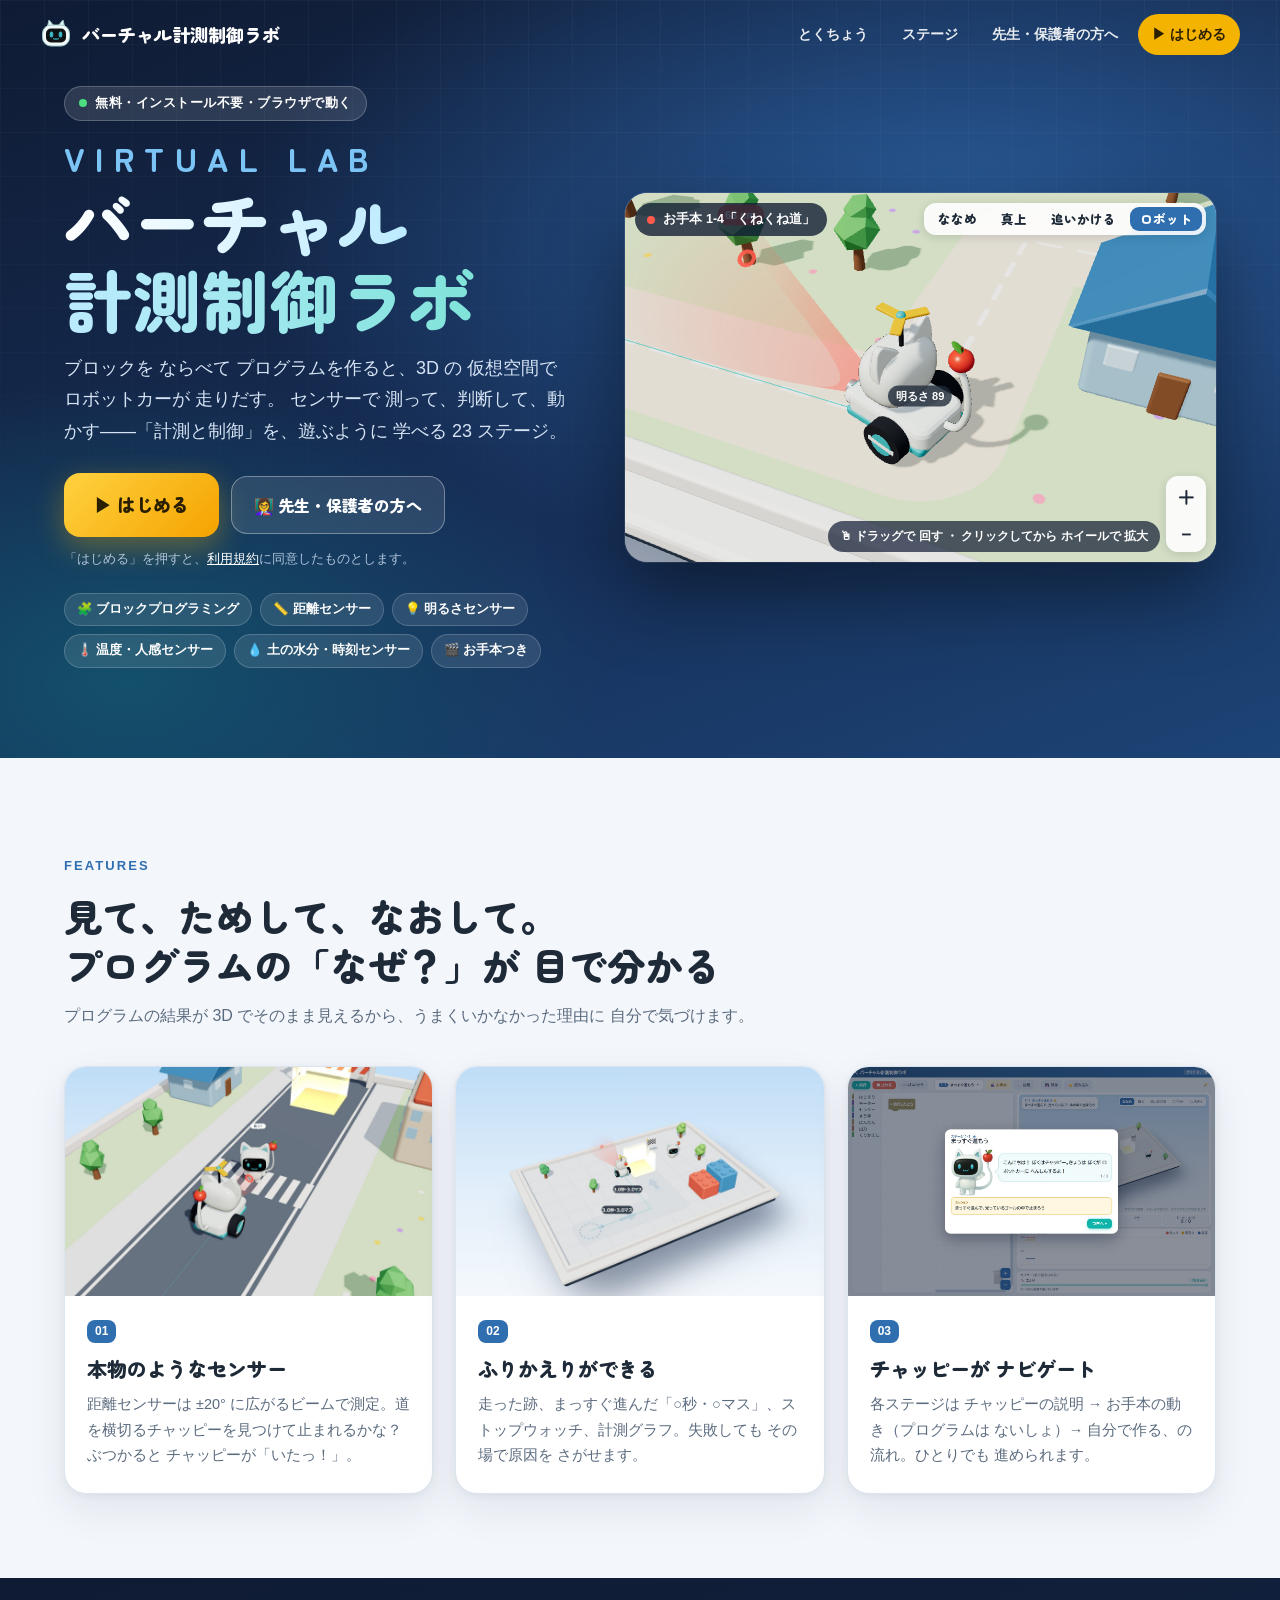
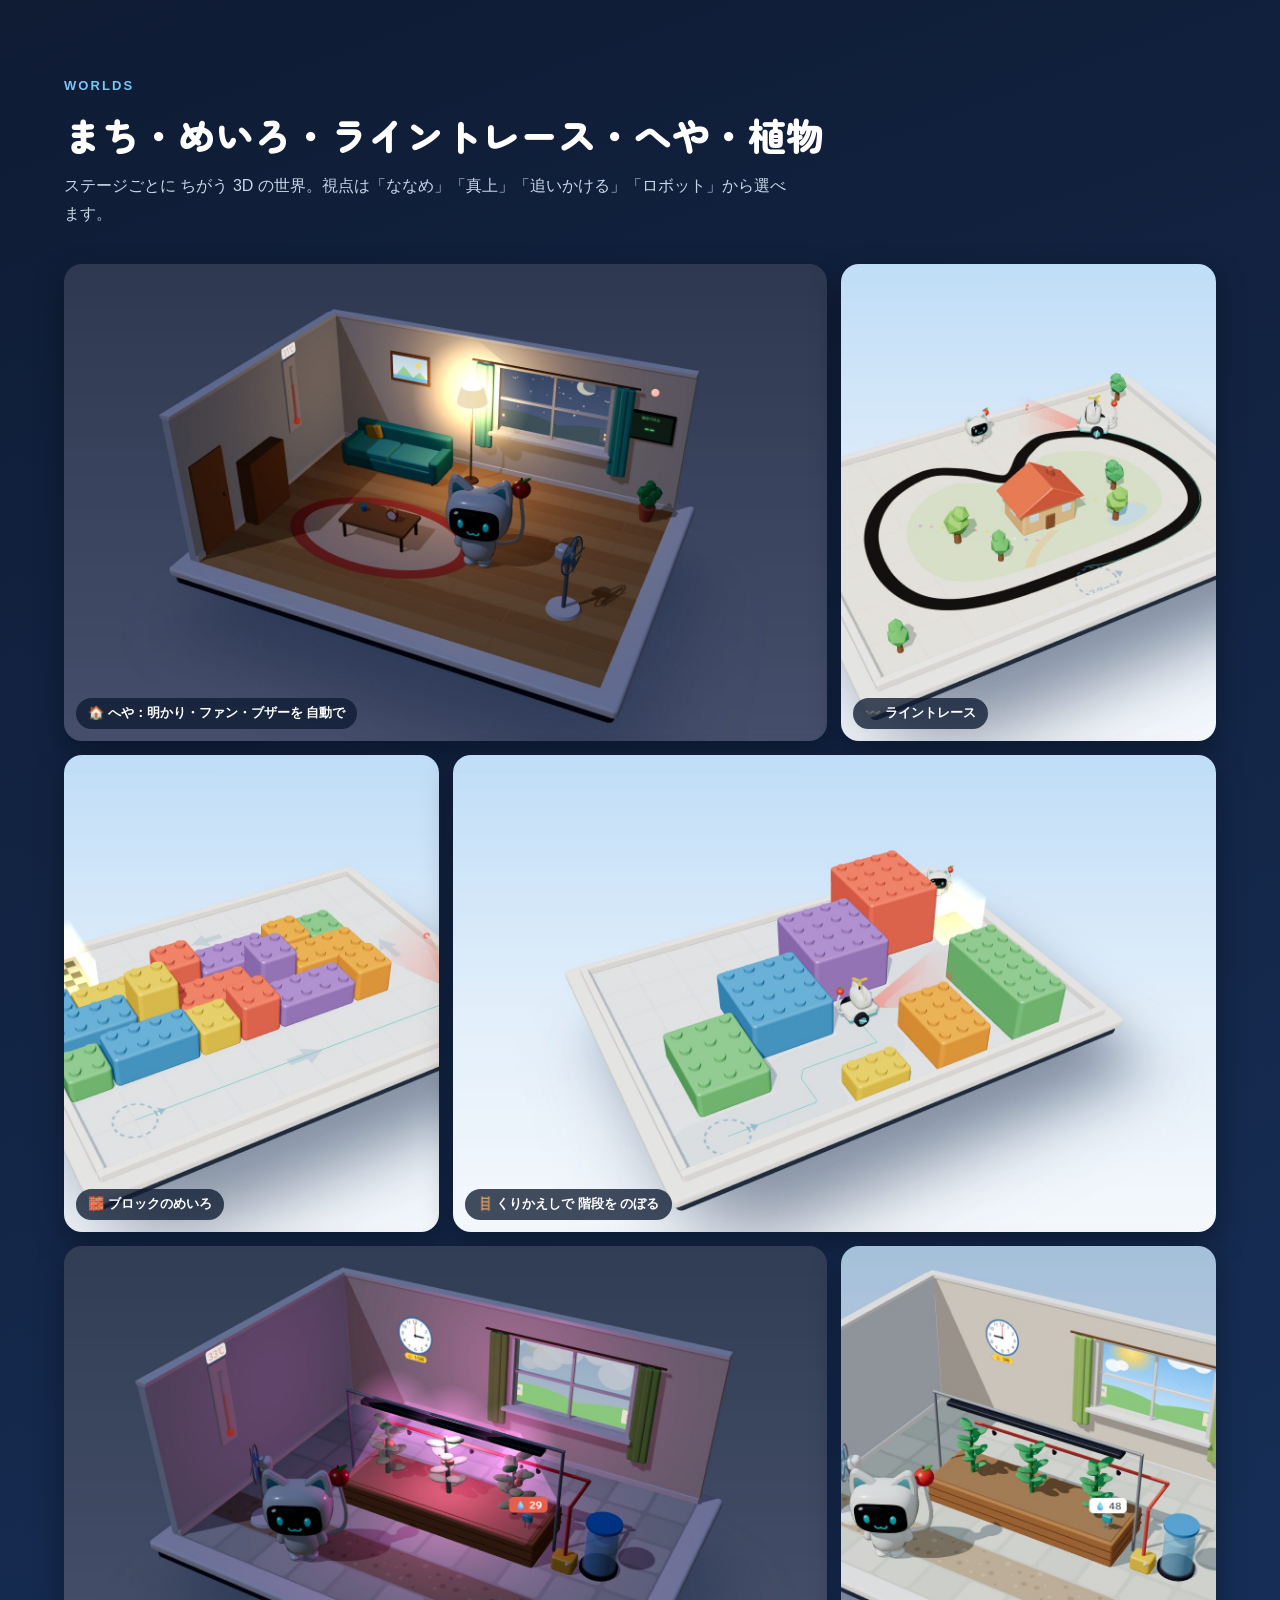
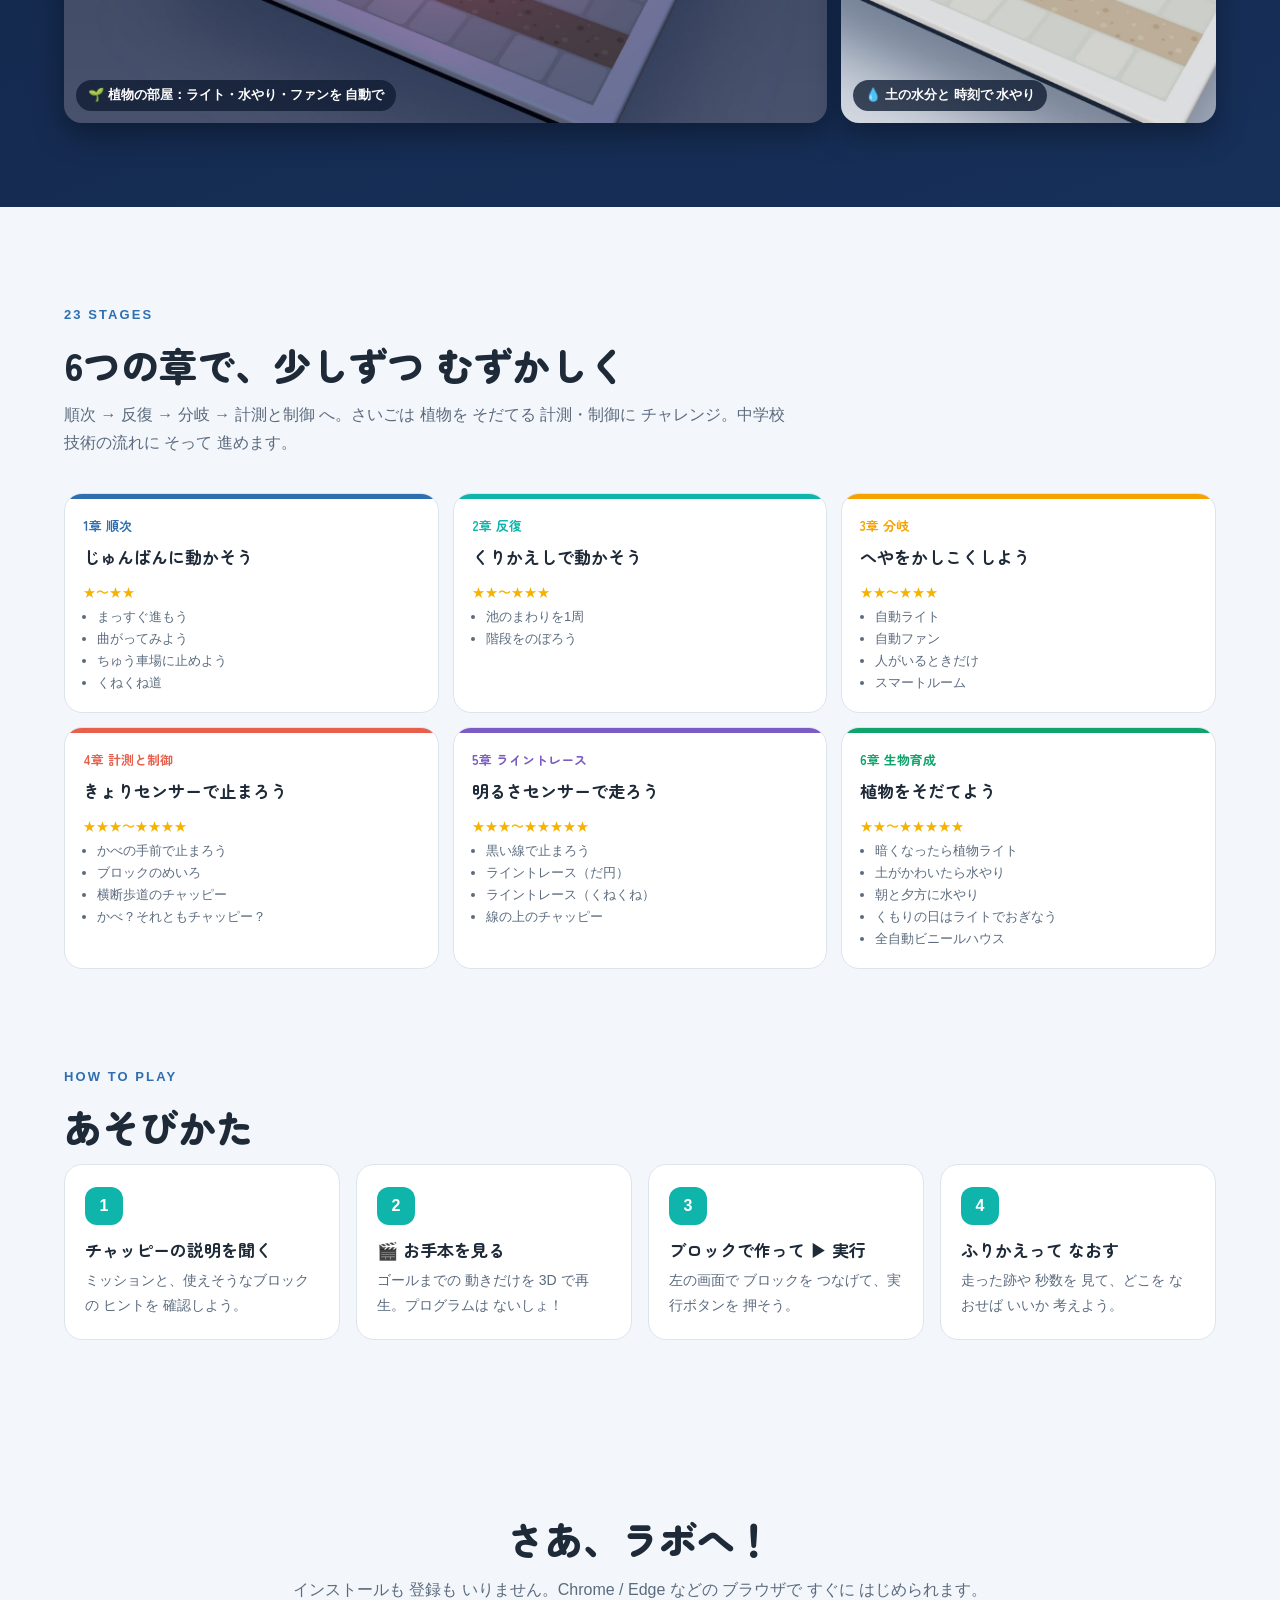
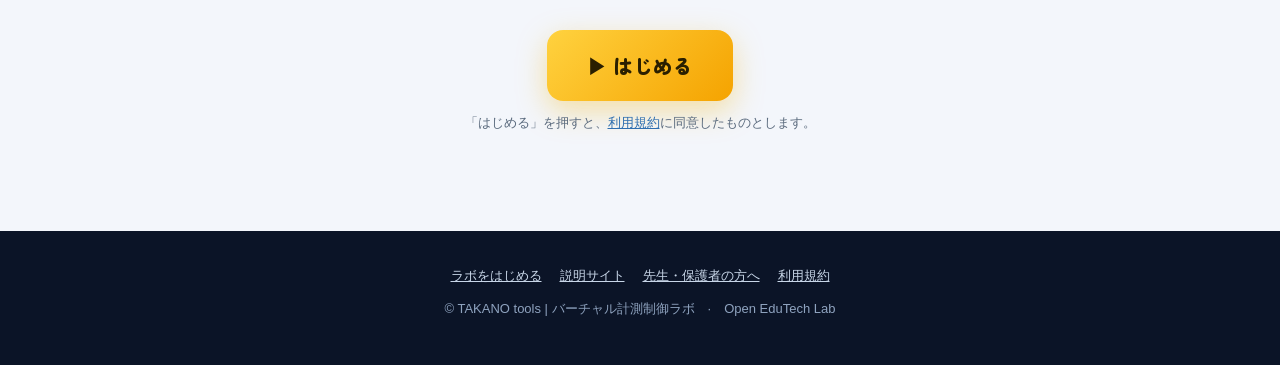
<file: index.html>
<!DOCTYPE html>
<html lang="ja">
<head>
  <!-- Google tag (gtag.js) -->
  <script async src="https://www.googletagmanager.com/gtag/js?id=G-TGT2Y7KLF3"></script>
  <script>
    window.dataLayer = window.dataLayer || [];
    function gtag(){dataLayer.push(arguments);}
    gtag('js', new Date());
    gtag('config', 'G-TGT2Y7KLF3');
  </script>
<meta charset="utf-8">
<meta name="viewport" content="width=device-width, initial-scale=1">
<title>バーチャル計測制御ラボ | Open EduTech Lab</title>
<meta name="description" content="ブロックでプログラムを作り、3Dの仮想空間でロボットカーや部屋のセンサーを動かして、計測と制御を学べる無料の教材。インストール不要、ブラウザだけで動きます。">
<meta property="og:title" content="バーチャル計測制御ラボ">
<meta property="og:description" content="ブロックでプログラム → 3Dの仮想空間でロボットカーが動く。中学校技術「計測・制御のプログラミング」に対応した23ステージ。">
<meta property="og:type" content="website">
<meta property="og:image" content="assets/shots/hero-town.jpg">
<link rel="icon" href="assets/favicon.svg" type="image/svg+xml">
<link rel="preconnect" href="https://fonts.googleapis.com">
<link rel="preconnect" href="https://fonts.gstatic.com" crossorigin>
<link href="https://fonts.googleapis.com/css2?family=Zen+Maru+Gothic:wght@500;700;900&display=swap" rel="stylesheet">
<script src="lib/three/three.min.js" defer></script>
<script src="js/sim.js" defer></script>
<script src="js/stages.js" defer></script>
<script src="js/view3d.js" defer></script>
<style>
  :root{
    --night:#0F1B33; --navy:#17305A; --blue:#2F6FB0; --sky:#7CC4F5; --teal:#0FB5AA; --cp:#3AB7C2;
    --amber:#F5B301; --coral:#E8604C; --ink:#1E2A38; --sub:#5B6B7E; --paper:#F3F6FB; --line:#DCE4EE;
    --round:"Zen Maru Gothic","Hiragino Maru Gothic ProN","BIZ UDPGothic","Yu Gothic UI",sans-serif;
  }
  *{ box-sizing:border-box; }
  html{ scroll-behavior:smooth; }
  body{ margin:0; background:var(--paper); color:var(--ink); font-family:"Hiragino Kaku Gothic ProN","BIZ UDPGothic","Yu Gothic UI","Meiryo",sans-serif; line-height:1.75; }
  a{ color:inherit; }
  img{ max-width:100%; height:auto; display:block; }

  /* ---------- ナビ ---------- */
  .nav{ position:fixed; inset:0 0 auto; z-index:50; display:flex; align-items:center; gap:18px; padding:14px clamp(16px,4vw,40px);
    color:#fff; transition:background .3s, box-shadow .3s; }
  .nav.solid{ background:rgba(15,27,51,.86); backdrop-filter:blur(10px); box-shadow:0 4px 20px rgba(0,0,0,.2); }
  .nav .logo{ display:flex; align-items:center; gap:10px; font-family:var(--round); font-weight:900; font-size:18px; text-decoration:none; }
  .nav .logo img{ width:32px; height:32px; }
  .nav .links{ margin-left:auto; display:flex; gap:6px; flex-wrap:wrap; }
  .nav .links a{ text-decoration:none; font-weight:700; font-size:14px; padding:8px 14px; border-radius:999px; opacity:.9; }
  .nav .links a:hover{ background:rgba(255,255,255,.14); opacity:1; }
  .nav .links a.go{ background:var(--amber); color:#2A1F00; opacity:1; }
  @media (max-width:720px){ .nav .links a:not(.go){ display:none; } }

  /* ---------- ヒーロー ---------- */
  .hero{ position:relative; overflow:hidden; color:#fff; padding:86px clamp(16px,5vw,64px) 90px;
    background:radial-gradient(1200px 600px at 75% 30%, #2A5C9A 0%, transparent 60%),
               radial-gradient(800px 500px at 10% 90%, #13506B 0%, transparent 60%),
               linear-gradient(160deg, #0F1B33 0%, #17305A 60%, #1C4476 100%); }
  .hero::before{ content:""; position:absolute; inset:0; opacity:.18;
    background-image:linear-gradient(rgba(255,255,255,.18) 1px, transparent 1px), linear-gradient(90deg, rgba(255,255,255,.18) 1px, transparent 1px);
    background-size:44px 44px; mask-image:linear-gradient(180deg, #000 0%, transparent 85%); }
  .hero-in{ position:relative; max-width:1240px; margin:0 auto; display:grid; grid-template-columns:minmax(0,1fr) minmax(0,1.15fr); gap:48px; align-items:center; }
  @media (max-width:980px){ .hero-in{ grid-template-columns:1fr; } }
  .eyebrow{ display:inline-flex; align-items:center; gap:8px; background:rgba(255,255,255,.12); border:1px solid rgba(255,255,255,.22);
    border-radius:999px; padding:5px 14px; font-size:13px; font-weight:700; letter-spacing:.04em; }
  .eyebrow i{ width:8px; height:8px; border-radius:50%; background:#4ADE80; box-shadow:0 0 0 0 rgba(74,222,128,.6); animation:live 1.6s infinite; }
  @keyframes live{ 70%{ box-shadow:0 0 0 8px rgba(74,222,128,0); } }
  .hero h1{ font-family:var(--round); font-weight:900; font-size:clamp(38px,5.6vw,68px); line-height:1.15; margin:18px 0 14px; letter-spacing:.01em; }
  .hero h1 .v{ display:block; font-size:.48em; letter-spacing:.32em; color:var(--sky); margin-bottom:6px; }
  .hero h1 .grad{ background:linear-gradient(90deg,#FFFFFF 0%,#BDEBFF 45%,#7FE3D9 100%); -webkit-background-clip:text; background-clip:text; color:transparent; }
  .hero p.lead{ font-size:clamp(15px,1.6vw,18px); color:#D6E4F5; max-width:34em; margin:0 0 26px; }
  .cta{ display:flex; gap:12px; flex-wrap:wrap; align-items:center; }
  .btn{ display:inline-flex; align-items:center; gap:10px; text-decoration:none; font-weight:900; font-family:var(--round);
    border-radius:16px; padding:16px 30px; font-size:18px; transition:transform .2s, box-shadow .2s; }
  .btn.main{ background:linear-gradient(135deg,#FFD23F,#F5A300); color:#2A1F00; box-shadow:0 10px 30px rgba(245,179,1,.35); }
  .btn.sub{ background:rgba(255,255,255,.1); color:#fff; border:1.5px solid rgba(255,255,255,.35); font-size:16px; padding:14px 22px; }
  .btn:hover{ transform:translateY(-2px); }
  .agree{ font-size:12.5px; color:#AFC3DB; margin-top:12px; }
  .agree a{ color:#fff; }
  .pills{ display:flex; gap:8px; flex-wrap:wrap; margin-top:22px; }
  .pills span{ font-size:12.5px; font-weight:700; padding:5px 12px; border-radius:999px; background:rgba(255,255,255,.1); border:1px solid rgba(255,255,255,.18); }

  .stage-frame{ position:relative; }
  .stage-frame .shot{ position:relative; aspect-ratio:16/10; border-radius:22px; overflow:hidden; user-select:none;
    box-shadow:0 30px 80px rgba(0,0,0,.45), 0 0 0 1px rgba(255,255,255,.12); background:linear-gradient(#CFE6FA,#EEF5FC); }
  .shot > img{ position:absolute; inset:0; width:100%; height:100%; object-fit:cover; }
  .shot canvas{ position:absolute; inset:0; width:100%; height:100%; display:block; cursor:grab; touch-action:pan-y !important; }
  .shot canvas:active{ cursor:grabbing; }
  .shot.live > img{ opacity:0; transition:opacity .8s; pointer-events:none; }
  /* 3D の上の表示（ラボの画面と同じ形） */
  .hud{ position:absolute; z-index:3; display:flex; gap:4px; align-items:center; }
  .hud.views{ top:10px; right:10px; background:rgba(255,255,255,.88); backdrop-filter:blur(6px); border-radius:12px; padding:4px; box-shadow:0 2px 10px rgba(30,42,56,.15); }
  .hud button{ border:none; background:transparent; border-radius:9px; padding:6px 10px; font:800 12.5px/1 var(--round); color:var(--ink); cursor:pointer; }
  .hud button:hover{ background:#E6EEF8; }
  .hud button.on{ background:var(--blue); color:#fff; }
  .hud button:disabled{ opacity:.35; cursor:default; background:transparent; }
  .hud.zoom{ right:10px; bottom:10px; flex-direction:column; background:rgba(255,255,255,.88); border-radius:12px; padding:4px; box-shadow:0 2px 10px rgba(30,42,56,.15); }
  .hud.zoom button{ width:32px; height:32px; padding:0; font-size:18px; }
  .hud.now{ top:10px; left:10px; background:rgba(15,27,51,.78); color:#fff; border-radius:999px; padding:6px 12px; font-size:12.5px; font-weight:800; white-space:nowrap; }
  .hud.now .rec{ width:8px; height:8px; border-radius:50%; background:#FF5A4A; animation:rec 1s infinite; margin-right:4px; }
  @keyframes rec{ 50%{ opacity:.25; } }
  .hud.tip{ right:56px; bottom:10px; background:rgba(15,27,51,.7); color:#fff; border-radius:999px; padding:5px 12px; font-size:12px; font-weight:700; white-space:nowrap; transition:opacity .5s; pointer-events:none; }
  .hud.tip.hide{ opacity:0; }
  .shot:not(.live) .hud{ display:none; }
  .bubble3d{ position:absolute; z-index:2; transform:translate(-50%,-100%); pointer-events:none; white-space:nowrap;
    background:#fff; color:var(--ink); border:2px solid var(--line); border-radius:12px; padding:3px 11px; font-size:14px; font-weight:800;
    box-shadow:0 3px 10px rgba(30,42,56,.15); }
  .bubble3d::after{ content:""; position:absolute; left:50%; bottom:-11px; margin-left:-6px; border:6px solid transparent; border-top-color:#fff; }
  .bubble3d.ouch{ background:var(--coral); border-color:var(--coral); color:#fff; }
  .bubble3d.ouch::after{ border-top-color:var(--coral); }
  .tag3d{ position:absolute; z-index:2; transform:translate(-50%,-120%); pointer-events:none; white-space:nowrap;
    background:rgba(232,96,76,.92); color:#fff; border-radius:999px; padding:1px 8px; font-size:11px; font-weight:800; font-variant-numeric:tabular-nums; }
  .tag3d.light{ background:rgba(30,42,56,.78); transform:translate(-50%,45%); }
  .nogl{ display:none; }
  @media (max-width:560px){ .hud.views button{ padding:6px 7px; font-size:11.5px; } .hud.now, .hud.tip{ display:none; } }
  .stage-frame .glow{ position:absolute; inset:10% 5% -6%; background:radial-gradient(closest-side, rgba(124,196,245,.45), transparent); filter:blur(30px); z-index:-1; }

  /* ---------- セクション ---------- */
  section{ padding:84px clamp(16px,5vw,64px); }
  .wrap{ max-width:1160px; margin:0 auto; }
  .label{ font-size:13px; font-weight:800; letter-spacing:.16em; color:var(--blue); }
  h2{ font-family:var(--round); font-weight:900; font-size:clamp(26px,3.4vw,38px); line-height:1.3; margin:6px 0 12px; }
  .desc{ color:var(--sub); max-width:46em; margin:0 0 36px; }

  .feat{ display:grid; grid-template-columns:repeat(3,1fr); gap:22px; }
  @media (max-width:900px){ .feat{ grid-template-columns:1fr; } }
  .feat article{ background:#fff; border-radius:22px; overflow:hidden; box-shadow:0 2px 8px rgba(22,33,61,.06), 0 16px 40px rgba(22,33,61,.08); border:1px solid var(--line); }
  .feat article img{ aspect-ratio:16/10; object-fit:cover; width:100%; }
  .feat article div{ padding:20px 22px 24px; }
  .feat h3{ font-family:var(--round); font-weight:900; font-size:20px; margin:0 0 6px; }
  .feat p{ color:var(--sub); font-size:14.5px; margin:0; }
  .num{ display:inline-block; font-weight:900; font-size:12px; color:#fff; background:var(--blue); border-radius:8px; padding:1px 8px; margin-bottom:8px; }

  .chapters{ display:grid; grid-template-columns:repeat(3,1fr); gap:14px; }
  @media (max-width:1000px){ .chapters{ grid-template-columns:repeat(2,1fr); } }
  @media (max-width:560px){ .chapters{ grid-template-columns:1fr; } }
  .chap{ background:#fff; border-radius:18px; padding:18px; border:1px solid var(--line); position:relative; overflow:hidden; }
  .chap::before{ content:""; position:absolute; inset:0 0 auto; height:5px; background:var(--c); }
  .chap b{ font-family:var(--round); font-size:13px; color:var(--c); }
  .chap h4{ font-family:var(--round); margin:2px 0 6px; font-size:17px; }
  .chap ul{ margin:0; padding-left:1.1em; color:var(--sub); font-size:13px; line-height:1.7; }
  .chap .stars{ color:var(--amber); font-size:13px; }

  .dark{ background:linear-gradient(160deg,#0F1B33,#17305A); color:#fff; }
  .dark .desc{ color:#C8D6E8; }
  .dark .label{ color:var(--sky); }
  .gallery{ display:grid; grid-template-columns:repeat(3,1fr); gap:14px; }
  .gallery figure{ margin:0; border-radius:18px; overflow:hidden; position:relative; box-shadow:0 12px 30px rgba(0,0,0,.35); }
  .gallery figure.wide{ grid-column:span 2; }
  .gallery img{ width:100%; height:100%; object-fit:cover; aspect-ratio:16/10; }
  .gallery figcaption{ position:absolute; left:12px; bottom:12px; background:rgba(15,27,51,.78); padding:4px 12px; border-radius:999px; font-size:13px; font-weight:700; }
  @media (max-width:800px){ .gallery{ grid-template-columns:1fr; } .gallery figure.wide{ grid-column:auto; } }

  .steps{ display:grid; grid-template-columns:repeat(4,1fr); gap:16px; counter-reset:s; }
  @media (max-width:900px){ .steps{ grid-template-columns:repeat(2,1fr); } }
  @media (max-width:520px){ .steps{ grid-template-columns:1fr; } }
  .steps div{ background:#fff; border-radius:18px; padding:22px 20px; border:1px solid var(--line); }
  .steps div::before{ counter-increment:s; content:counter(s); display:grid; place-items:center; width:38px; height:38px; border-radius:12px;
    background:var(--teal); color:#fff; font-weight:900; margin-bottom:10px; }
  .steps h4{ margin:0 0 4px; font-family:var(--round); font-size:17px; }
  .steps p{ margin:0; color:var(--sub); font-size:14px; }

  .final{ text-align:center; }
  .final .btn.main{ font-size:20px; padding:18px 40px; }
  footer{ background:#0B1427; color:#8FA3BF; padding:34px 20px 44px; text-align:center; font-size:13px; }
  footer nav{ display:flex; gap:18px; justify-content:center; flex-wrap:wrap; margin-bottom:10px; }
  footer a{ color:#C8D6E8; }
  /* 先生・保護者の方へ（モーダル） */
  .modal-bg{ position:fixed; inset:0; z-index:100; background:rgba(11,20,39,.6); display:none; place-items:center; padding:16px; }
  .modal-bg.open{ display:grid; }
  .modal{ background:#fff; color:var(--ink); border-radius:20px; max-width:520px; width:100%; padding:26px 24px 20px; box-shadow:0 20px 60px rgba(0,0,0,.35); max-height:calc(100vh - 32px); overflow:auto; }
  .modal h3{ font-family:var(--round); font-weight:900; font-size:21px; margin:0 0 8px; }
  .modal p{ margin:0 0 10px; font-size:14.5px; }
  .modal .key{ display:flex; align-items:center; gap:12px; background:#FFF7E0; border:2px solid #F4D27A; border-radius:14px; padding:10px 14px; margin:12px 0; }
  .modal .key small{ display:block; font-size:12px; color:#9A5B00; font-weight:800; }
  .modal .key code{ font:900 26px/1.2 var(--round); letter-spacing:.06em; color:var(--ink); }
  .modal ol{ margin:0 0 10px; padding-left:1.4em; font-size:14px; }
  .modal .note{ font-size:12.5px; color:#5B6B7E; }
  .modal .close{ display:block; margin:14px 0 0 auto; border:none; background:var(--blue); color:#fff; font:900 15px var(--round); padding:10px 26px; border-radius:999px; cursor:pointer; }
  .reveal{ opacity:0; transform:translateY(24px); transition:opacity .7s, transform .7s; }
  .reveal.on{ opacity:1; transform:none; }
  @media (prefers-reduced-motion:reduce){ .reveal{ opacity:1; transform:none; transition:none; } *{ animation:none!important; } }
</style>
</head>
<body>

<header class="nav" id="nav">
  <a class="logo" href="#top"><img src="assets/favicon.svg" alt="">バーチャル計測制御ラボ</a>
  <nav class="links">
    <a href="#features">とくちょう</a>
    <a href="#stages">ステージ</a>
    <a href="#adults" data-adults>先生・保護者の方へ</a>
    <a class="go" href="app.html">▶ はじめる</a>
  </nav>
</header>

<div class="hero" id="top">
  <div class="hero-in">
    <div>
      <span class="eyebrow"><i></i>無料・インストール不要・ブラウザで動く</span>
      <h1><span class="v">VIRTUAL LAB</span><span class="grad">バーチャル<br>計測制御ラボ</span></h1>
      <p class="lead">ブロックを ならべて プログラムを作ると、3D の 仮想空間で ロボットカーが 走りだす。
        センサーで 測って、判断して、動かす——「計測と制御」を、遊ぶように 学べる 23 ステージ。</p>
      <div class="cta">
        <a class="btn main" href="app.html">▶ はじめる</a>
        <a class="btn sub" href="#adults" data-adults>👩‍🏫 先生・保護者の方へ</a>
      </div>
      <p class="agree">「はじめる」を押すと、<a href="terms.html">利用規約</a>に同意したものとします。</p>
      <div class="pills"><span>🧩 ブロックプログラミング</span><span>📏 距離センサー</span><span>💡 明るさセンサー</span><span>🌡️ 温度・人感センサー</span><span>💧 土の水分・時刻センサー</span><span>🎬 お手本つき</span></div>
    </div>
    <div class="stage-frame">
      <div class="glow"></div>
      <div class="shot" id="heroStage">
        <img src="assets/shots/hero-town.jpg" alt="3D の仮想空間で、チャッピーが変身したロボットカーが まちの道路を走るようす" width="1600" height="1000">
        <div class="hud now"><span class="rec"></span><span id="heroNow">お手本</span></div>
        <div class="hud views" id="heroViews">
          <button data-view="iso" class="on">ななめ</button><button data-view="top">真上</button>
          <button data-view="follow" class="carview">追いかける</button><button data-view="robot" class="carview">ロボット</button>
        </div>
        <div class="hud zoom"><button data-zoom="0.8" aria-label="大きく">＋</button><button data-zoom="1.25" aria-label="小さく">－</button></div>
        <div class="hud tip" id="heroTip">🖱 ドラッグで 回す ・ クリックしてから ホイールで 拡大</div>
      </div>
    </div>
  </div>
</div>

<section id="features">
  <div class="wrap">
    <p class="label reveal">FEATURES</p>
    <h2 class="reveal">見て、ためして、なおして。<br>プログラムの「なぜ？」が 目で分かる</h2>
    <p class="desc reveal">プログラムの結果が 3D でそのまま見えるから、うまくいかなかった理由に 自分で気づけます。</p>
    <div class="feat">
      <article class="reveal"><img src="assets/shots/hero-cross.jpg" alt="横断歩道でチャッピーの前で止まるロボットカー" loading="lazy">
        <div><span class="num">01</span><h3>本物のようなセンサー</h3><p>距離センサーは ±20° に広がるビームで測定。道を横切るチャッピーを見つけて止まれるかな？ ぶつかると チャッピーが「いたっ！」。</p></div></article>
      <article class="reveal"><img src="assets/shots/review.jpg" alt="走った跡と「3.0秒・3.0マス」の表示" loading="lazy">
        <div><span class="num">02</span><h3>ふりかえりができる</h3><p>走った跡、まっすぐ進んだ「○秒・○マス」、ストップウォッチ、計測グラフ。失敗しても その場で原因を さがせます。</p></div></article>
      <article class="reveal"><img src="assets/shots/talk.jpg" alt="チャッピーがミッションを説明する画面" loading="lazy">
        <div><span class="num">03</span><h3>チャッピーが ナビゲート</h3><p>各ステージは チャッピーの説明 → お手本の動き（プログラムは ないしょ）→ 自分で作る、の流れ。ひとりでも 進められます。</p></div></article>
    </div>
  </div>
</section>

<section class="dark">
  <div class="wrap">
    <p class="label reveal">WORLDS</p>
    <h2 class="reveal">まち・めいろ・ライントレース・へや・植物</h2>
    <p class="desc reveal">ステージごとに ちがう 3D の世界。視点は「ななめ」「真上」「追いかける」「ロボット」から選べます。</p>
    <div class="gallery">
      <figure class="wide reveal"><img src="assets/shots/hero-room.jpg" alt="夜の部屋で明かりとファンが自動で動く" loading="lazy"><figcaption>🏠 へや：明かり・ファン・ブザーを 自動で</figcaption></figure>
      <figure class="reveal"><img src="assets/shots/hero-line.jpg" alt="ライントレースのコース" loading="lazy"><figcaption>〰️ ライントレース</figcaption></figure>
      <figure class="reveal"><img src="assets/shots/hero-maze.jpg" alt="おもちゃブロックのめいろ" loading="lazy"><figcaption>🧱 ブロックのめいろ</figcaption></figure>
      <figure class="wide reveal"><img src="assets/shots/hero-stairs.jpg" alt="階段のようなコース" loading="lazy"><figcaption>🪜 くりかえしで 階段を のぼる</figcaption></figure>
      <figure class="wide reveal"><img src="assets/shots/hero-plant.jpg" alt="くもりの午後、植物ライトがトマトを照らす部屋" loading="lazy"><figcaption>🌱 植物の部屋：ライト・水やり・ファンを 自動で</figcaption></figure>
      <figure class="reveal"><img src="assets/shots/plant.jpg" alt="土の水分センサーと水やりポンプ" loading="lazy"><figcaption>💧 土の水分と 時刻で 水やり</figcaption></figure>
    </div>
  </div>
</section>

<section id="stages">
  <div class="wrap">
    <p class="label reveal">23 STAGES</p>
    <h2 class="reveal">6つの章で、少しずつ むずかしく</h2>
    <p class="desc reveal">順次 → 反復 → 分岐 → 計測と制御 へ。さいごは 植物を そだてる 計測・制御に チャレンジ。中学校 技術の流れに そって 進めます。</p>
    <div class="chapters">
      <div class="chap reveal" style="--c:#2F6FB0"><b>1章 順次</b><h4>じゅんばんに動かそう</h4><span class="stars">★〜★★</span><ul><li>まっすぐ進もう</li><li>曲がってみよう</li><li>ちゅう車場に止めよう</li><li>くねくね道</li></ul></div>
      <div class="chap reveal" style="--c:#0FB5AA"><b>2章 反復</b><h4>くりかえしで動かそう</h4><span class="stars">★★〜★★★</span><ul><li>池のまわりを1周</li><li>階段をのぼろう</li></ul></div>
      <div class="chap reveal" style="--c:#F5A300"><b>3章 分岐</b><h4>へやをかしこくしよう</h4><span class="stars">★★〜★★★</span><ul><li>自動ライト</li><li>自動ファン</li><li>人がいるときだけ</li><li>スマートルーム</li></ul></div>
      <div class="chap reveal" style="--c:#E8604C"><b>4章 計測と制御</b><h4>きょりセンサーで止まろう</h4><span class="stars">★★★〜★★★★</span><ul><li>かべの手前で止まろう</li><li>ブロックのめいろ</li><li>横断歩道のチャッピー</li><li>かべ？それともチャッピー？</li></ul></div>
      <div class="chap reveal" style="--c:#7B5CC4"><b>5章 ライントレース</b><h4>明るさセンサーで走ろう</h4><span class="stars">★★★〜★★★★★</span><ul><li>黒い線で止まろう</li><li>ライントレース（だ円）</li><li>ライントレース（くねくね）</li><li>線の上のチャッピー</li></ul></div>
      <div class="chap reveal" style="--c:#10A36B"><b>6章 生物育成</b><h4>植物をそだてよう</h4><span class="stars">★★〜★★★★★</span><ul><li>暗くなったら植物ライト</li><li>土がかわいたら水やり</li><li>朝と夕方に水やり</li><li>くもりの日はライトでおぎなう</li><li>全自動ビニールハウス</li></ul></div>
    </div>
  </div>
</section>

<section style="padding-top:0">
  <div class="wrap">
    <p class="label reveal">HOW TO PLAY</p>
    <h2 class="reveal">あそびかた</h2>
    <div class="steps">
      <div class="reveal"><h4>チャッピーの説明を聞く</h4><p>ミッションと、使えそうなブロックの ヒントを 確認しよう。</p></div>
      <div class="reveal"><h4>🎬 お手本を見る</h4><p>ゴールまでの 動きだけを 3D で再生。プログラムは ないしょ！</p></div>
      <div class="reveal"><h4>ブロックで作って ▶ 実行</h4><p>左の画面で ブロックを つなげて、実行ボタンを 押そう。</p></div>
      <div class="reveal"><h4>ふりかえって なおす</h4><p>走った跡や 秒数を 見て、どこを なおせば いいか 考えよう。</p></div>
    </div>
  </div>
</section>

<section class="final">
  <div class="wrap">
    <h2 class="reveal">さあ、ラボへ！</h2>
    <p class="desc reveal" style="margin:0 auto 26px">インストールも 登録も いりません。Chrome / Edge などの ブラウザで すぐに はじめられます。</p>
    <a class="btn main reveal" href="app.html">▶ はじめる</a>
    <p class="agree" style="color:var(--sub)">「はじめる」を押すと、<a href="terms.html" style="color:var(--blue)">利用規約</a>に同意したものとします。</p>
  </div>
</section>

<div class="modal-bg" id="adults" role="dialog" aria-modal="true" aria-labelledby="adultsTitle">
  <div class="modal">
    <h3 id="adultsTitle">👩‍🏫 先生・保護者の方へ</h3>
    <p>ラボには、大人向けの「先生モード」があります。パスワードを入れると、すべてのステージの答えの例をブロックで見られます。授業の準備や、つまずいている子への声かけにお使いください。</p>
    <div class="key"><span style="font-size:28px">🔑</span><div><small>パスワード</small><code>chappy</code></div></div>
    <ol>
      <li>ラボの画面で、右上の <b>🔑</b> を押す（<b>Ctrl＋Shift＋K</b> でも開けます）</li>
      <li>パスワードを入れて「🔑 ひらく」を押す</li>
      <li>「📖 答え」ボタンで、どのステージの答えも見られます。タブを閉じるか「🔓」を押すと元にもどります</li>
    </ol>
    <p class="note">パスワードは子どもには知らせないでください。答えはひとつの例です。ほかの作り方でもクリアできます。</p>
    <button class="close" type="button">とじる</button>
  </div>
</div>

<footer>
  <nav><a href="app.html">ラボをはじめる</a><a href="guide/index.html">説明サイト</a><a href="#adults" data-adults>先生・保護者の方へ</a><a href="terms.html">利用規約</a></nav>
  &copy; TAKANO tools | バーチャル計測制御ラボ　·　Open EduTech Lab
</footer>

<script>
  // 先生・保護者の方へ：モーダルを開く・閉じる（背景・とじる・Esc）
  const adults = document.getElementById('adults');
  const setAdults = on => { adults.classList.toggle('open', on); document.body.style.overflow = on ? 'hidden' : ''; };
  document.querySelectorAll('[data-adults]').forEach(a => a.onclick = e => { e.preventDefault(); setAdults(true); });
  adults.onclick = e => { if(e.target === adults || e.target.classList.contains('close')) setAdults(false); };
  addEventListener('keydown', e => { if(e.key === 'Escape') setAdults(false); });
  if(location.hash === '#adults') setAdults(true);

  // スクロールしたらナビに背景を付ける
  const nav = document.getElementById('nav');
  const onScroll = () => nav.classList.toggle('solid', scrollY > 40);
  addEventListener('scroll', onScroll, { passive:true }); onScroll();
  // 画面に入ったものを ふわっと出す
  const io = new IntersectionObserver(es => es.forEach(e => { if(e.isIntersecting){ e.target.classList.add('on'); io.unobserve(e.target); } }), { threshold:.15 });
  document.querySelectorAll('.reveal').forEach(el => io.observe(el));

  // 右がわの 3D：ラボと同じ仮想空間で、いくつかのステージのお手本を順に流す。ドラッグで回す・拡大もできる
  addEventListener('load', () => {
    if(!window.VPView || !window.VPSim || !window.VPStages) return;
    const host = document.getElementById('heroStage'), tip = document.getElementById('heroTip');
    const PLAYLIST = [                                       // [ステージ, 自動で切りかえる視点]
      ['4-3', ['iso', 'follow']], ['1-4', ['iso', 'robot']], ['5-2', ['iso', 'top']], ['2-2', ['iso', 'follow']], ['3-4', ['iso']],
    ].map(([id, views]) => ({ st:VPStages.STAGES.find(s => s.id === id), views })).filter(p => p.st);
    if(!PLAYLIST.length) return;
    let active = false, touched = false, idx = 0, timers = [];
    const world = VPSim.createWorld();
    world.setStage(PLAYLIST[0].st);
    const view = VPView.createView(host, world, { wheel:() => active });
    if(!view) return;
    host.classList.add('live');
    const runner = VPSim.createRunner({ world });
    world.on.layout = () => view.setCourse(!touched);
    const btns = [...document.querySelectorAll('#heroViews button')];
    view.onMode = m => btns.forEach(b => b.classList.toggle('on', b.dataset.view === m));
    const later = (f, ms) => timers.push(setTimeout(f, ms));

    function play(){
      timers.forEach(clearTimeout); timers = [];
      const p = PLAYLIST[idx % PLAYLIST.length];
      world.endSession(); runner.stop();
      if(world.stage !== p.st) world.setStage(p.st);
      world.restart(p.st.random ? (p.st.demoSeed || 1) : undefined);
      view.resetFx(); view.setSegmentLabels(false);
      btns.forEach(b => { if(b.classList.contains('carview')) b.disabled = world.isRoom(); });
      document.getElementById('heroNow').textContent = 'お手本 ' + p.st.id + '「' + p.st.title + '」';
      if(!touched){ view.setView(p.views[0]); if(p.views[1]) later(() => { if(!touched) view.setView(p.views[1]); }, 2600); }
      world.startSession(); runner.start(p.st.solution);
      later(next, 45000);                                    // 万一ゴールしなくても、つぎへ進む
    }
    function next(){ idx++; play(); }
    world.on.clear = goal => { world.endSession(); runner.stop(); view.celebrate(goal); later(next, 2800); };
    world.on.fail = () => later(next, 2000);

    // さわったら自動の視点切りかえをやめる。クリックしてからホイールで拡大できる（ページのスクロールをじゃましない）
    const touch = () => { touched = true; tip.classList.add('hide'); };
    host.addEventListener('pointerdown', () => { touch(); active = true; });
    host.addEventListener('pointerleave', () => { active = false; });
    btns.forEach(b => b.onclick = () => { touch(); view.setView(b.dataset.view); });
    host.querySelectorAll('[data-zoom]').forEach(b => b.onclick = () => { touch(); view.zoom(+b.dataset.zoom); });
    play();
  });
</script>
</body>
</html>
</file>
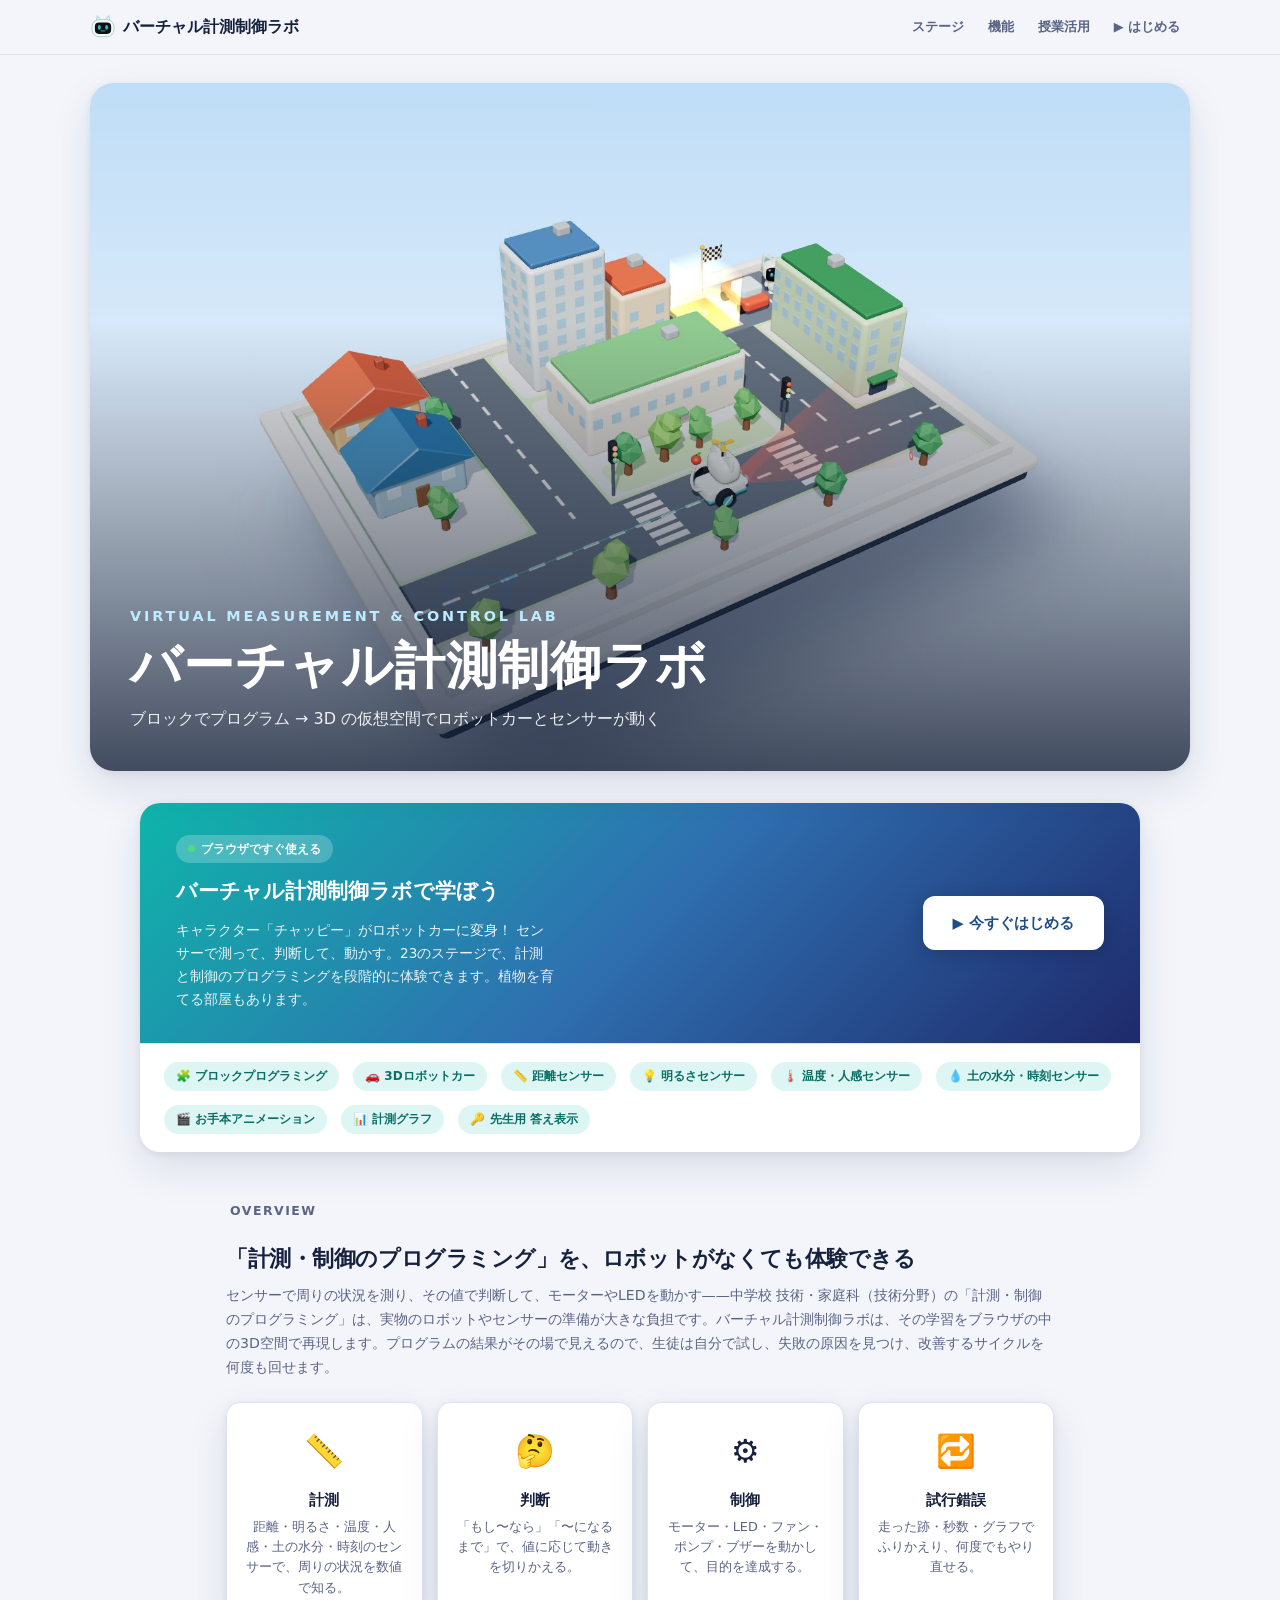
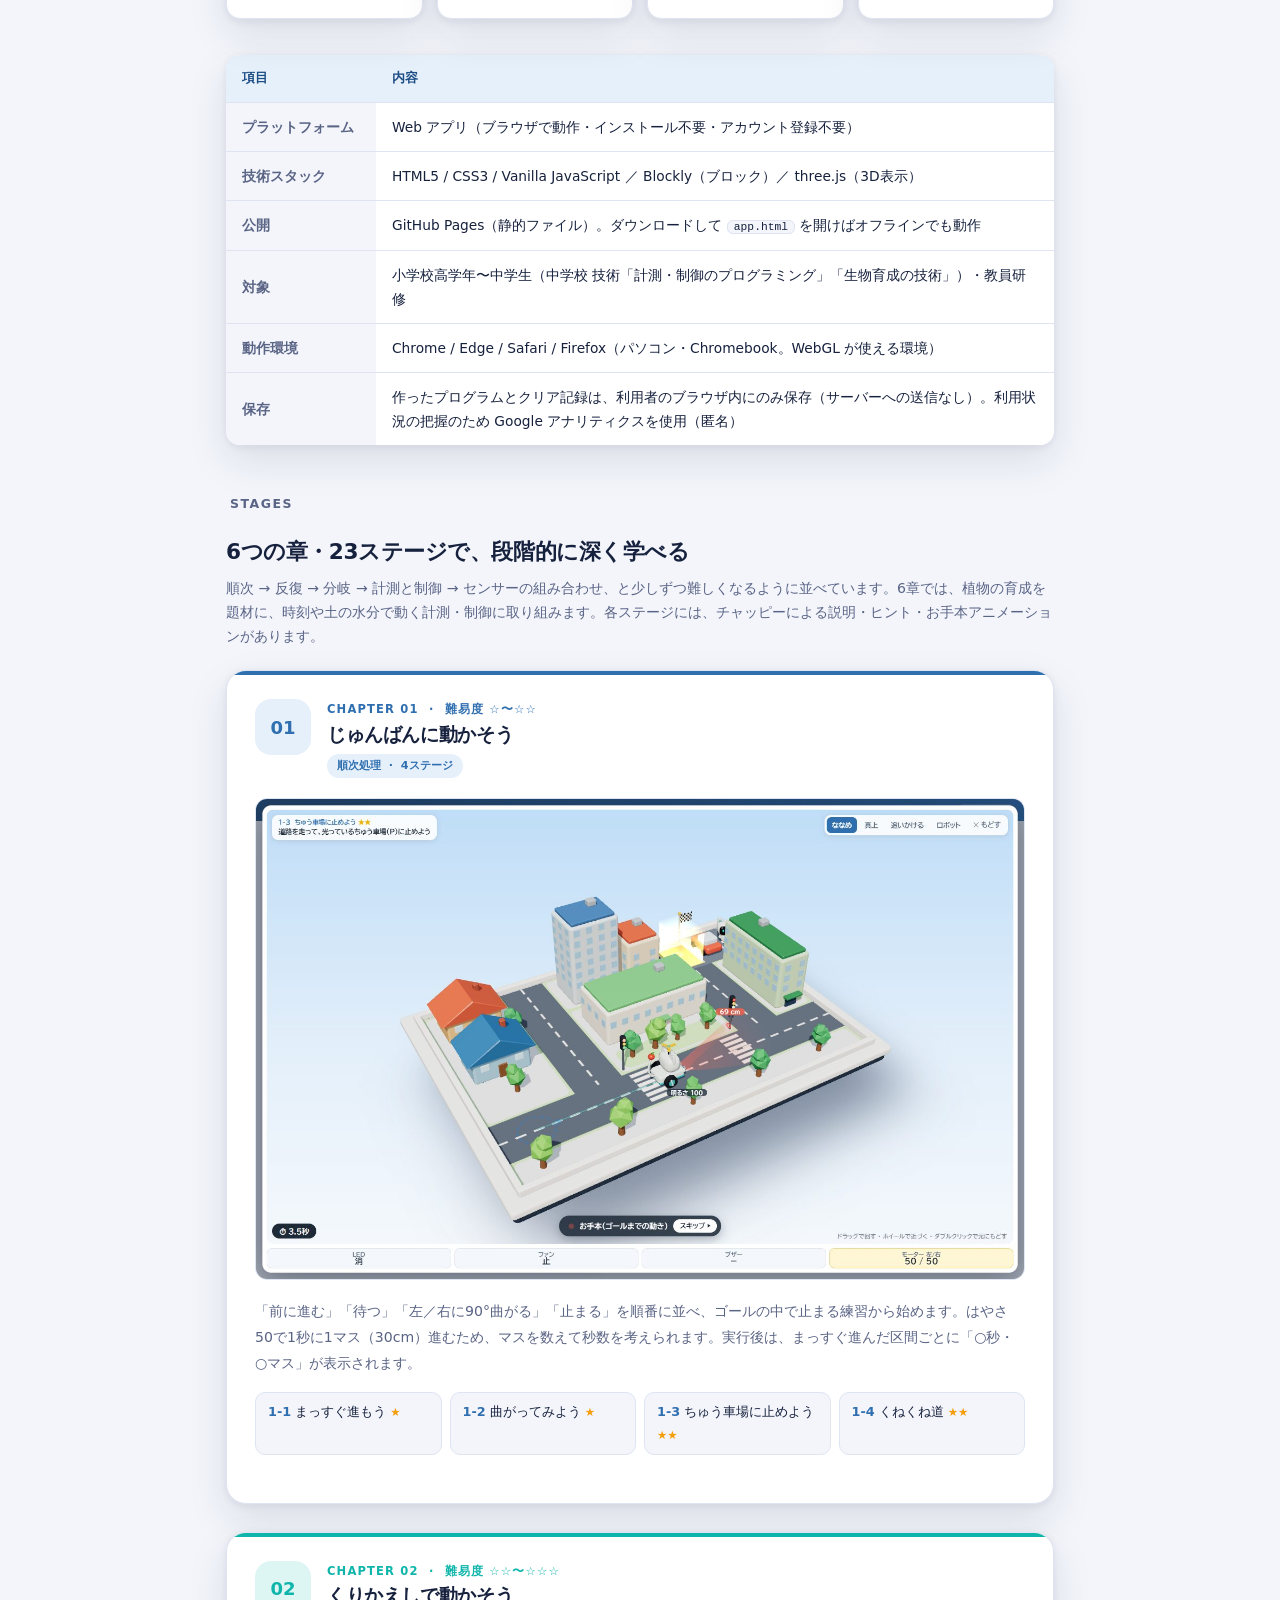
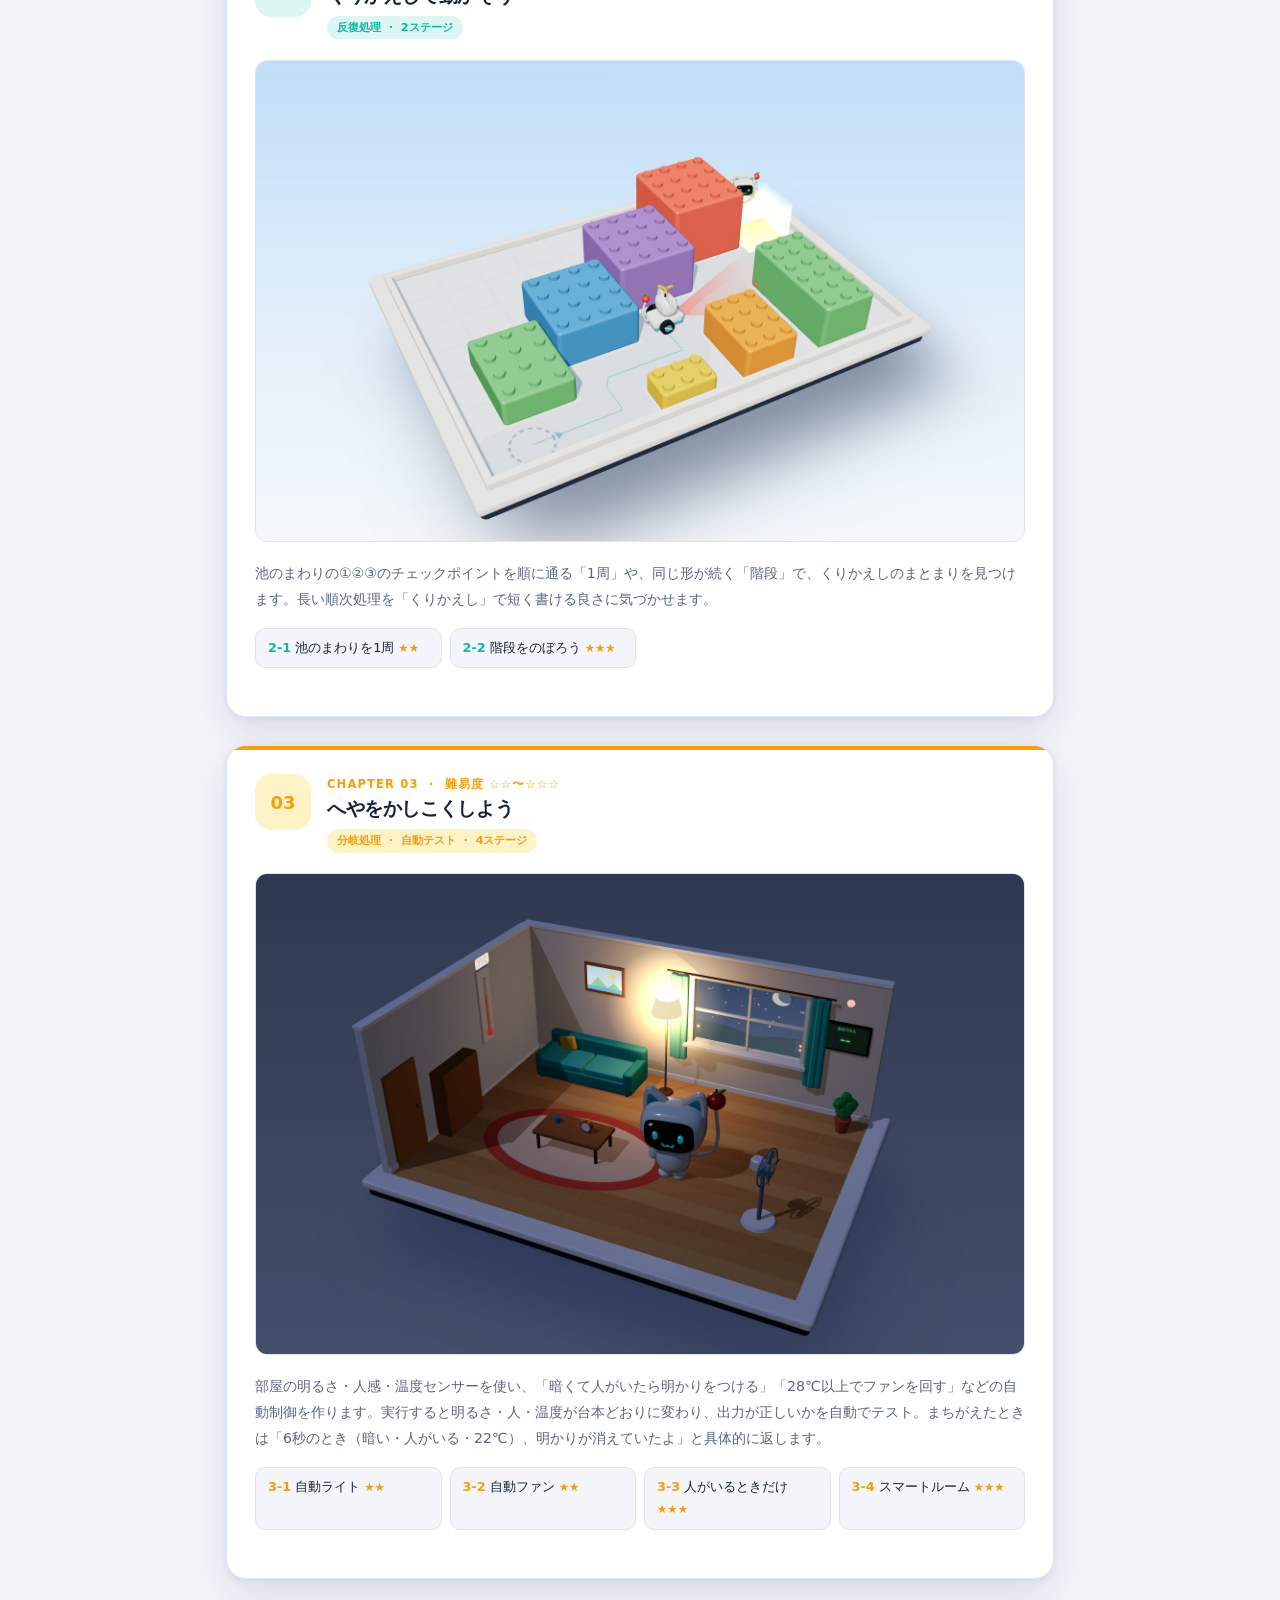
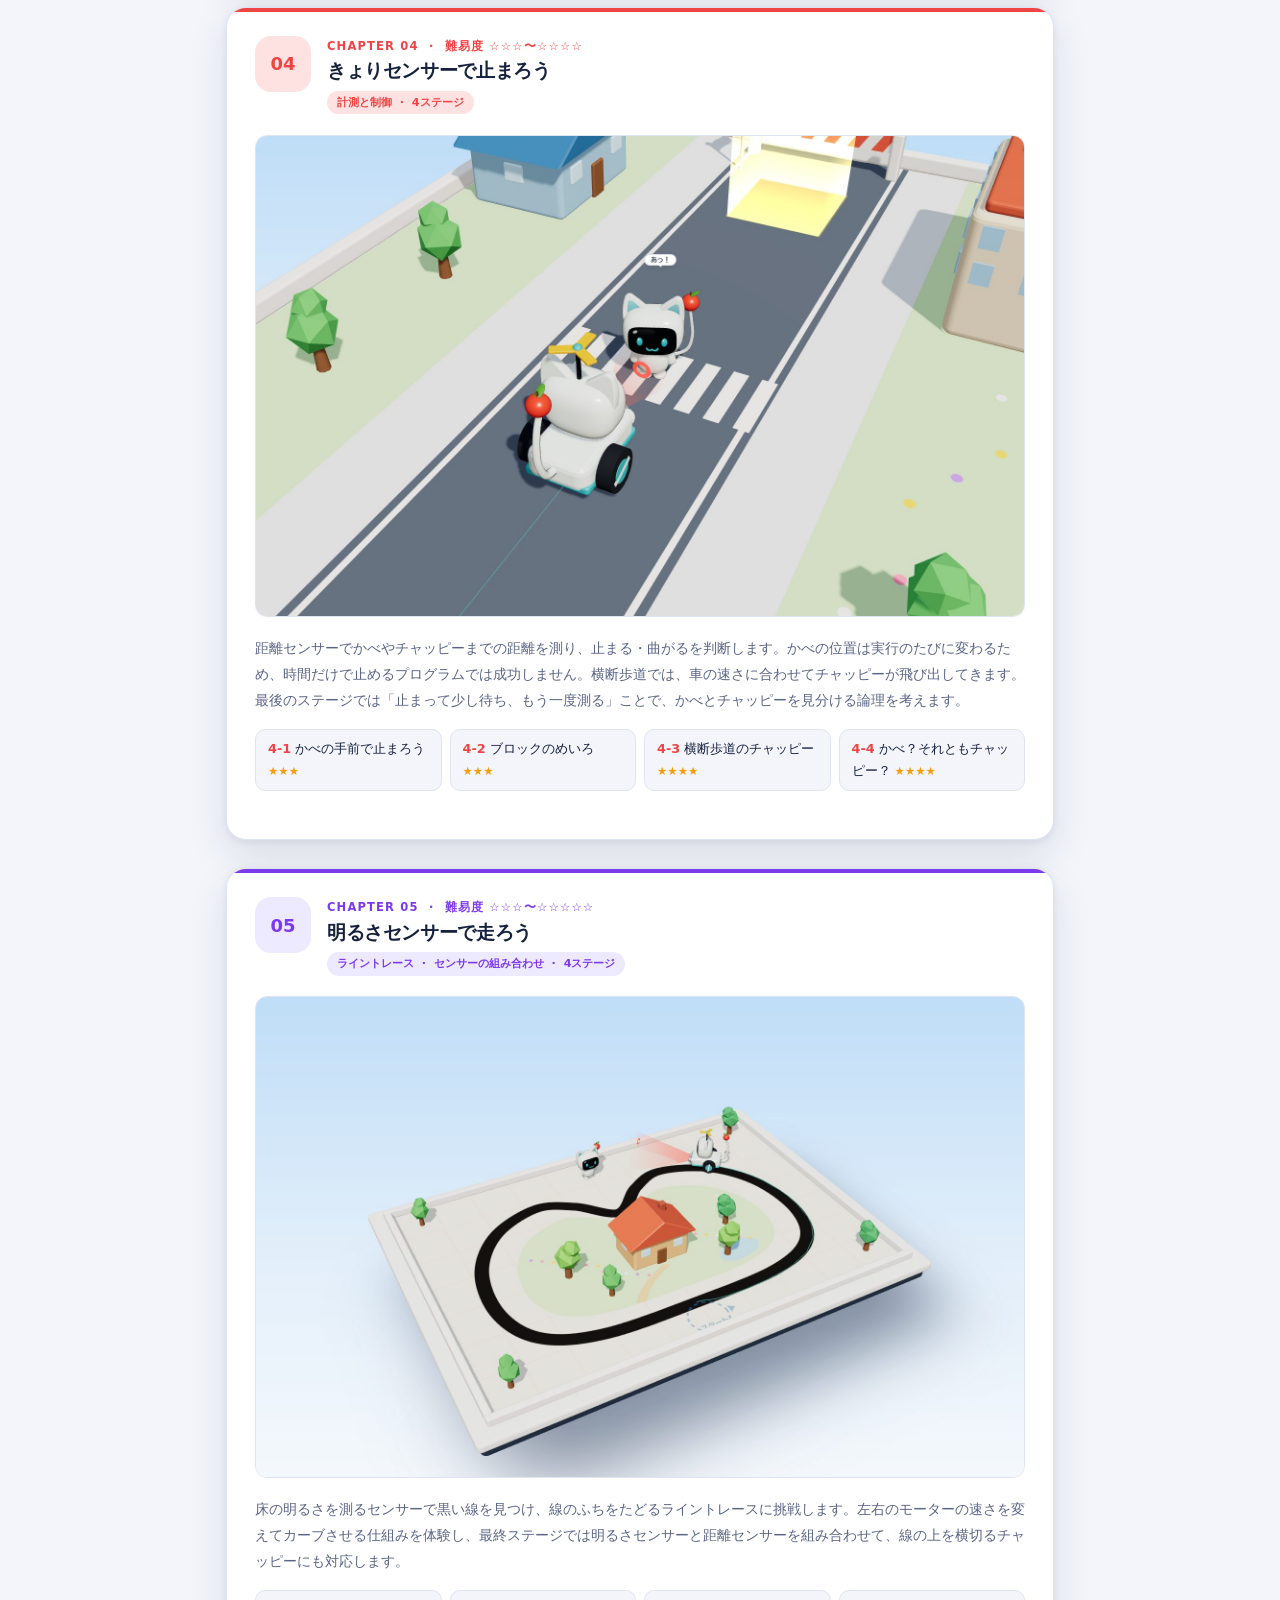
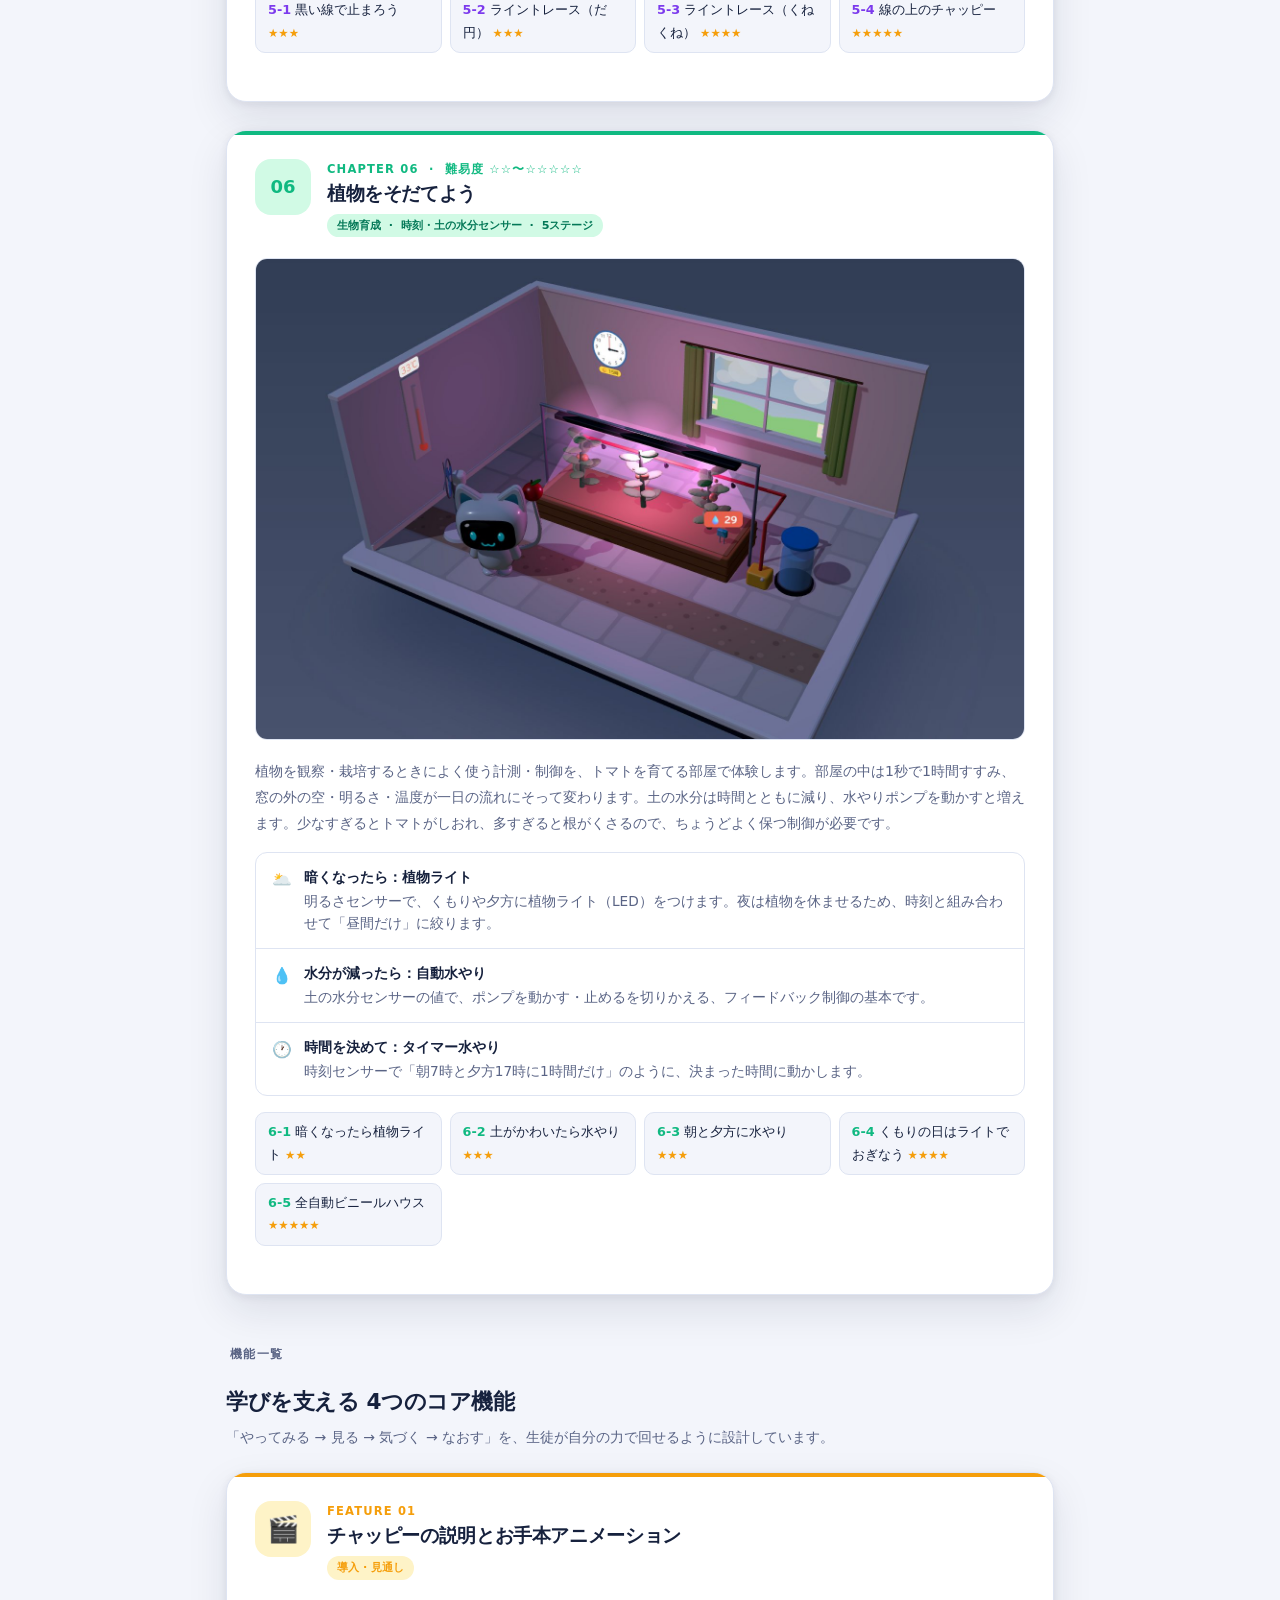
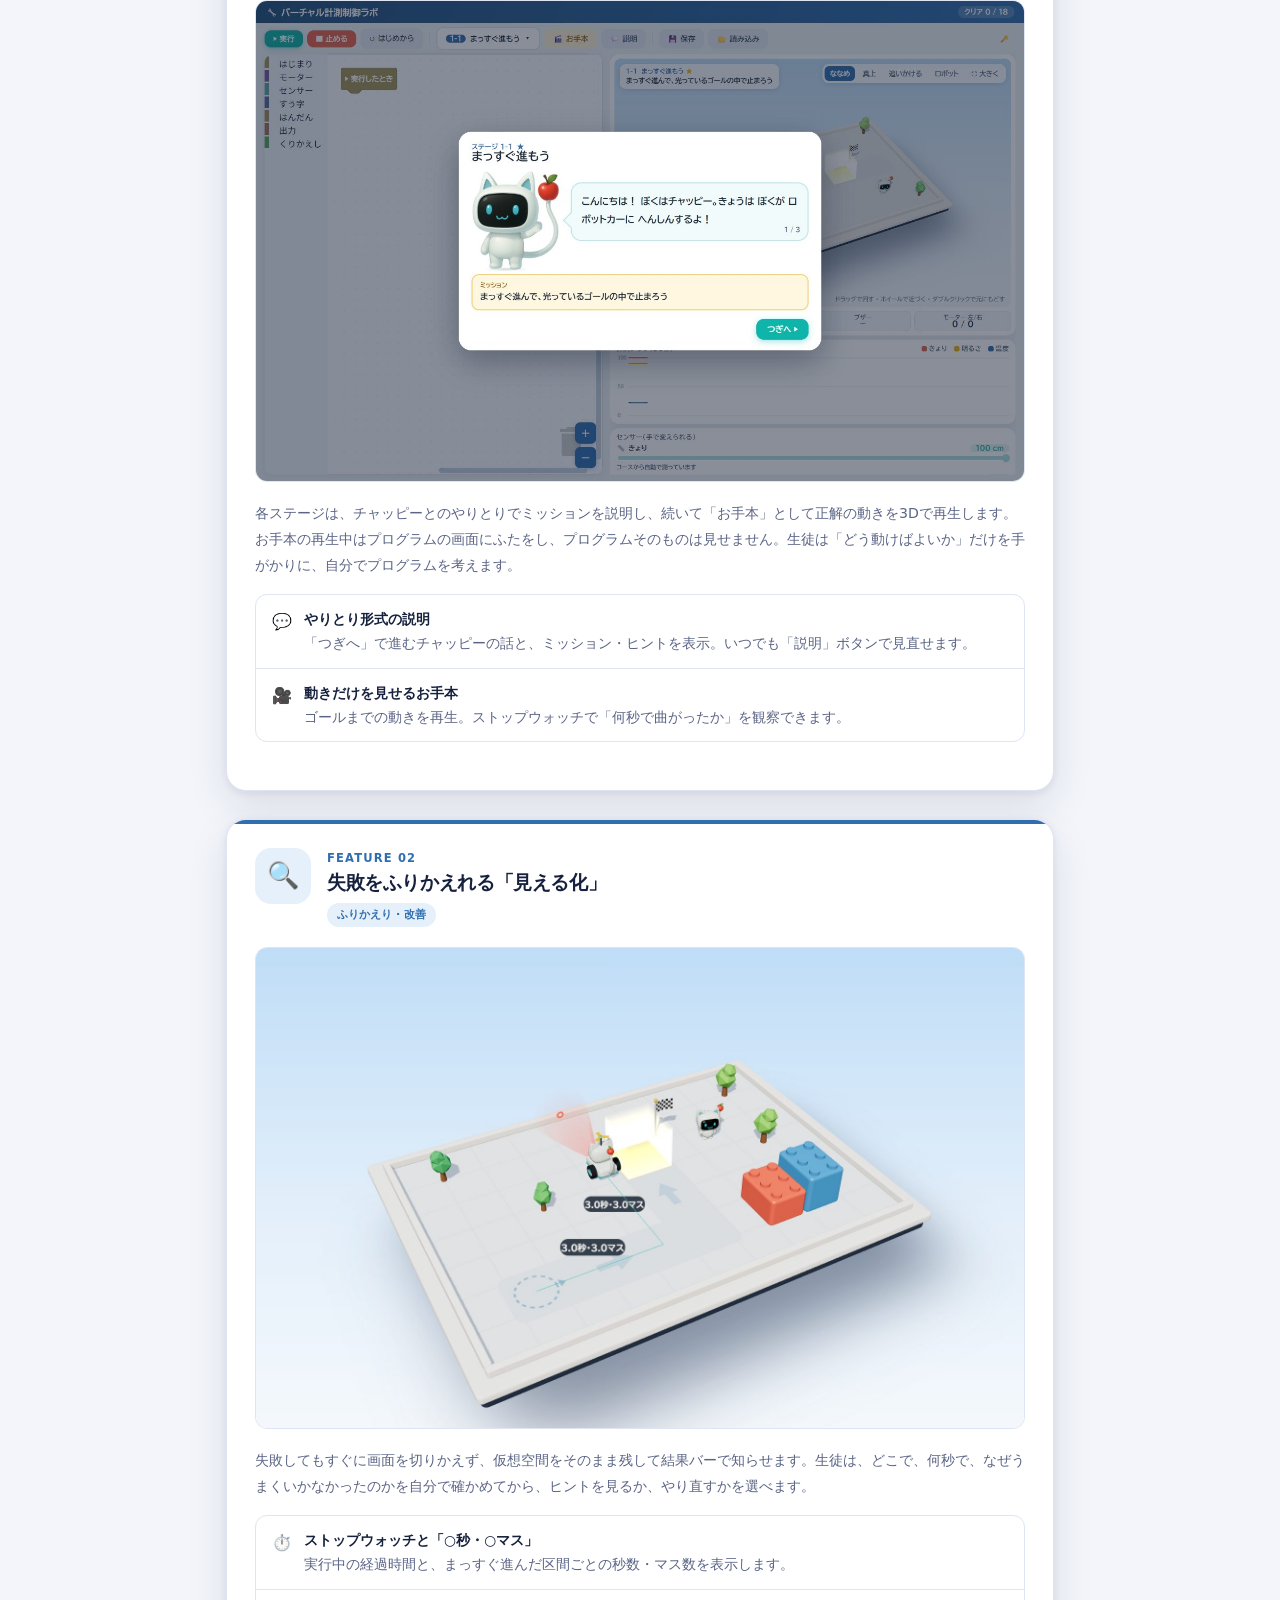
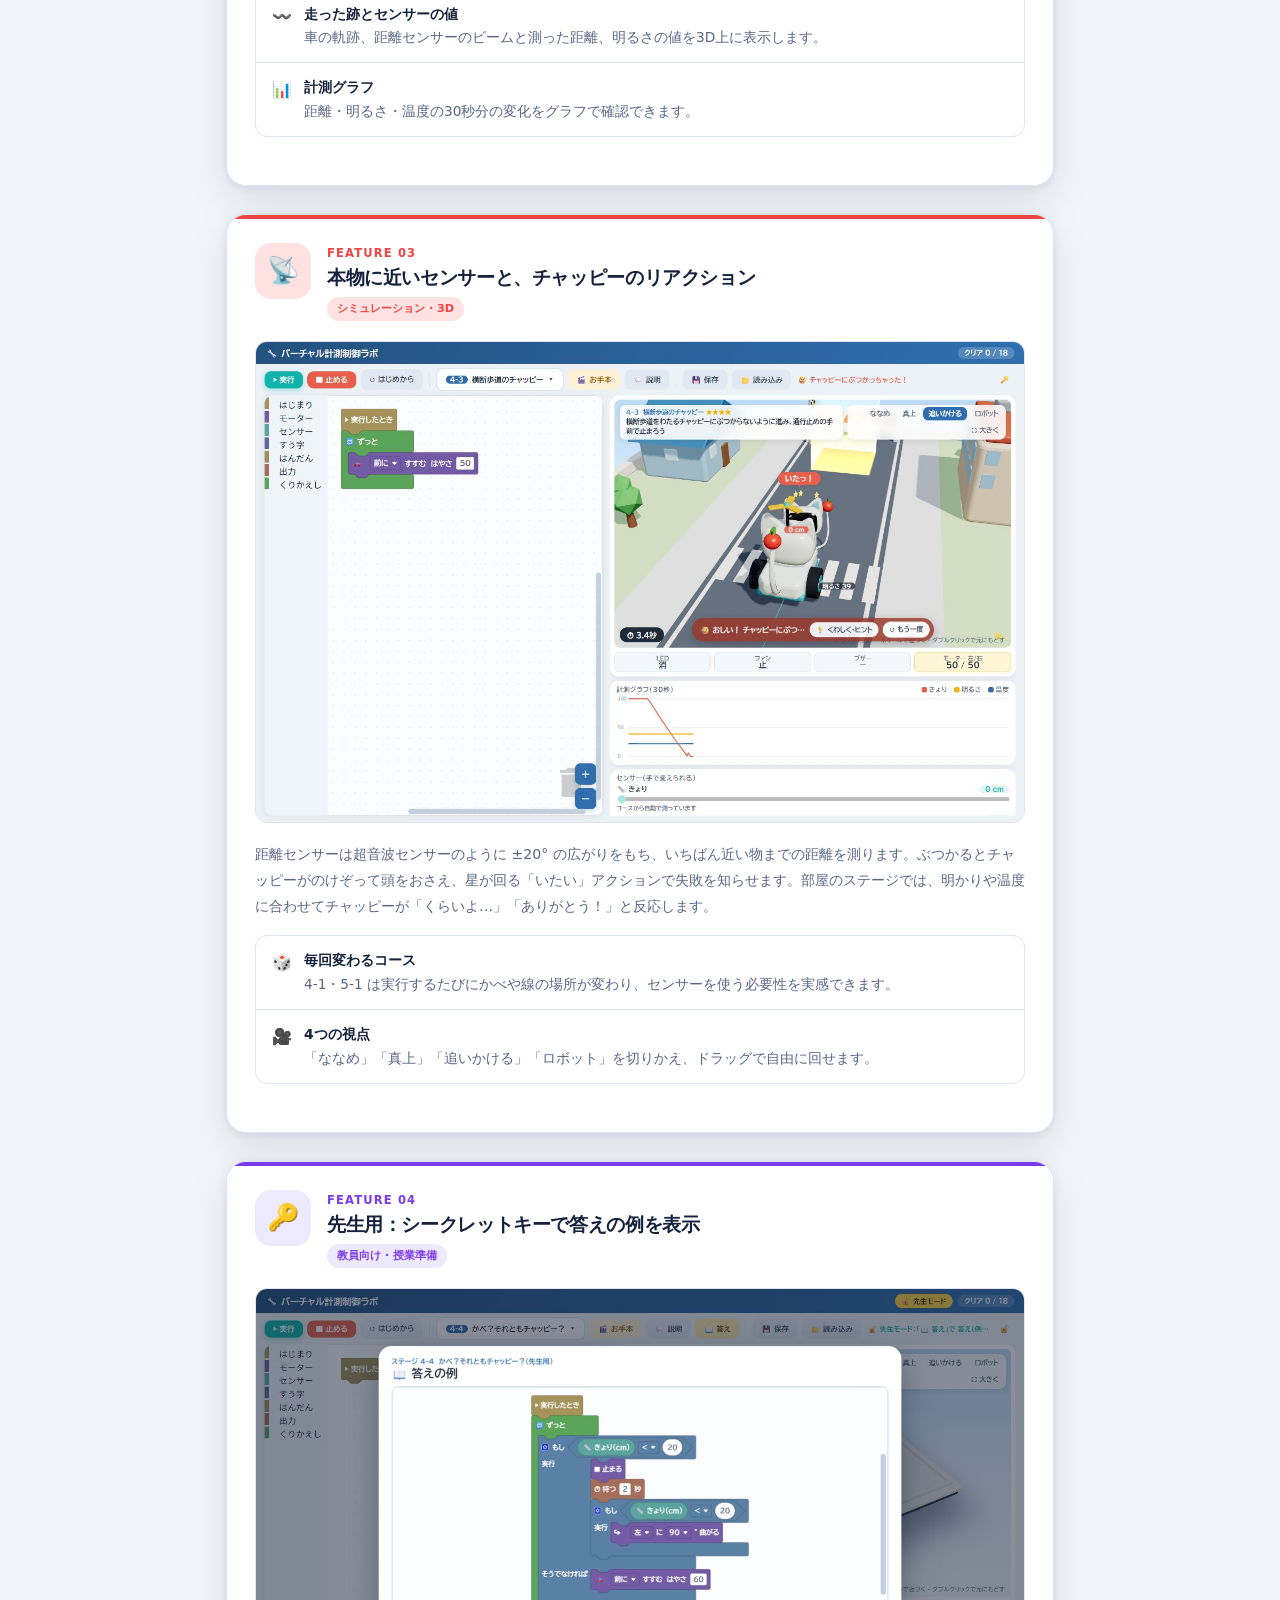
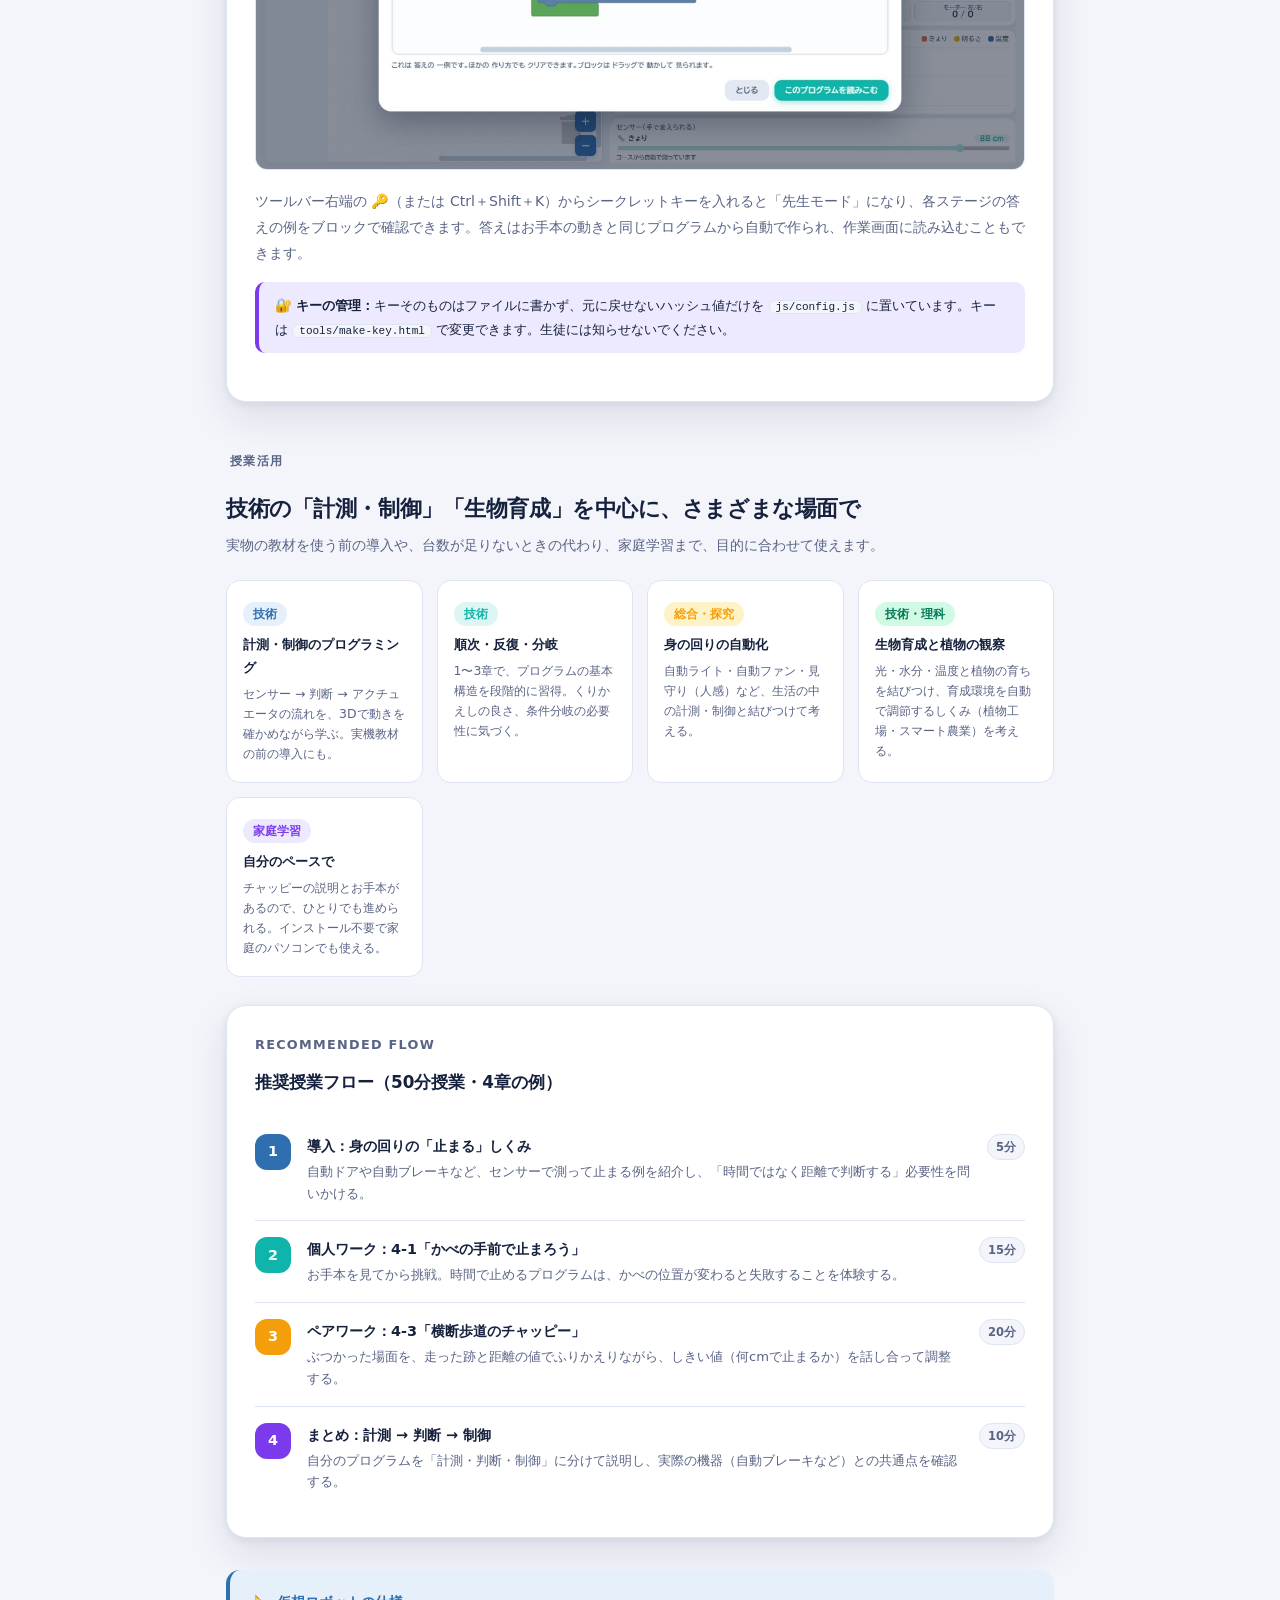
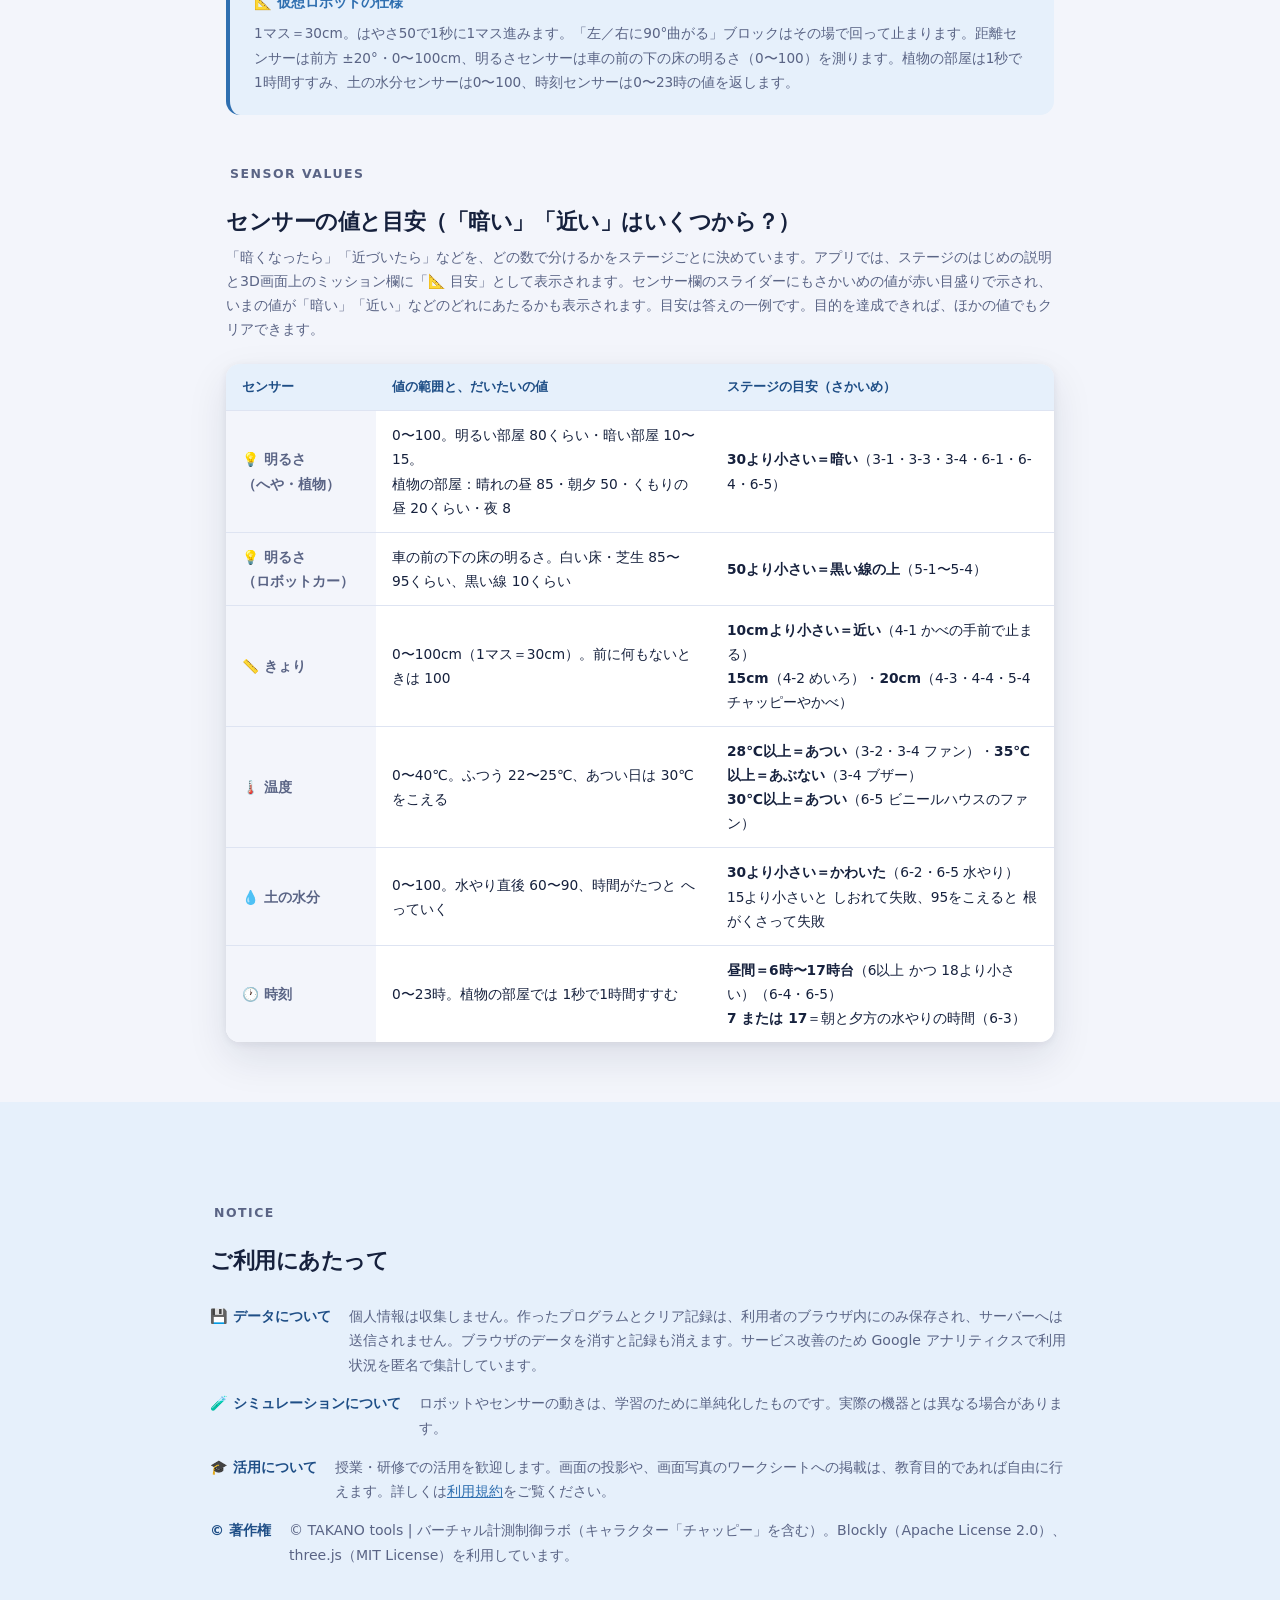
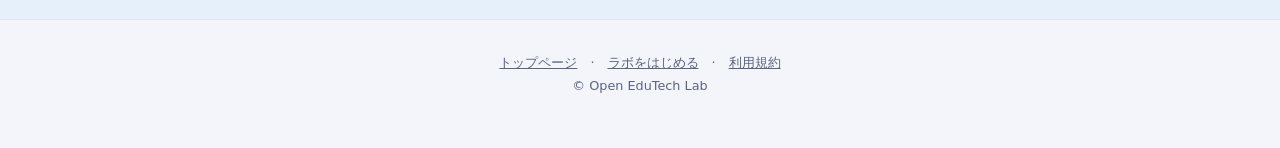
<file: guide/index.html>
<!DOCTYPE html>
<html lang="ja">
<head>
  <!-- Google tag (gtag.js) -->
  <script async src="https://www.googletagmanager.com/gtag/js?id=G-TGT2Y7KLF3"></script>
  <script>
    window.dataLayer = window.dataLayer || [];
    function gtag(){dataLayer.push(arguments);}
    gtag('js', new Date());
    gtag('config', 'G-TGT2Y7KLF3');
  </script>
<meta charset="UTF-8">
<meta name="viewport" content="width=device-width, initial-scale=1.0">
<title>バーチャル計測制御ラボ | Open EduTech Lab</title>
<meta name="description" content="ブロックでプログラムを作り、3Dの仮想空間でロボットカーや部屋のセンサーを動かして計測と制御を学ぶ教材。中学校技術「計測・制御のプログラミング」「生物育成の技術」対応、6章・23ステージ。Open EduTech Lab 無料公開。">
<meta property="og:title" content="バーチャル計測制御ラボ | Open EduTech Lab">
<meta property="og:description" content="ブロックでプログラム → 3Dの仮想空間でロボットカーが動く。センサーで測って、判断して、動かす計測・制御を体験的に学べます。">
<meta property="og:type" content="website">
<meta property="og:locale" content="ja_JP">
<meta property="og:image" content="../assets/shots/hero-town.jpg">
<meta name="twitter:card" content="summary_large_image">
<link rel="icon" href="../assets/favicon.svg" type="image/svg+xml">
<style>
  :root {
    --paper: #F3F5FB;
    --card:  #FFFFFF;
    --ink:   #16213D;
    --soft:  #5A6485;
    --line:  #DEE4F2;
    --brand:      #2F6FB0;
    --brand-deep: #1E4E86;
    --brand-tint: #E6F0FB;
    --green:      #10B981;
    --green-tint: #D1FAE5;
    --teal:       #0FB5AA;
    --teal-tint:  #DDF6F3;
    --orange:     #F59E0B;
    --orange-tint:#FEF3C7;
    --red:        #EF4444;
    --red-tint:   #FEE2E2;
    --violet:     #7C3AED;
    --violet-tint:#EDE9FE;
    --sky:        #0EA5E9;
    --sky-tint:   #E0F2FE;
    --sun:        #F59E0B;
    --sun-tint:   #FEF3C7;
    --font:   "Hiragino Kaku Gothic ProN","Hiragino Sans","Noto Sans JP","BIZ UDPGothic",system-ui,sans-serif;
    --shadow: 0 2px 8px rgba(22,33,61,.07), 0 16px 40px rgba(22,33,61,.10);
    --radius: 20px;
  }
  *, *::before, *::after { box-sizing: border-box; margin: 0; padding: 0; }
  html { scroll-behavior: smooth; }
  body { background: var(--paper); color: var(--ink); font-family: var(--font); line-height: 1.75; -webkit-font-smoothing: antialiased; }
  main { max-width: 860px; margin: 0 auto 60px; padding: 0 16px; }

  .section-label { font-size: .78rem; font-weight: 700; letter-spacing: .12em; color: var(--soft); text-transform: uppercase; margin: 48px 0 18px 4px; }
  .section-title { font-size: 1.35rem; font-weight: 900; letter-spacing: -.02em; color: var(--ink); margin-bottom: 6px; }
  .section-desc { font-size: .88rem; color: var(--soft); margin-bottom: 22px; line-height: 1.7; }

  /* ── 機能ブロック ── */
  .feature-block { background: var(--card); border-radius: var(--radius); box-shadow: var(--shadow); border: 1.5px solid var(--line); overflow: hidden; margin-bottom: 28px; position: relative; }
  .feature-block::before { content: ''; position: absolute; top: 0; left: 0; right: 0; height: 4px; background: var(--accent, var(--brand)); }
  .feature-block-head { padding: 28px 28px 0; display: flex; align-items: flex-start; gap: 16px; }
  .fb-icon { width: 56px; height: 56px; border-radius: 16px; display: flex; align-items: center; justify-content: center; font-size: 26px; flex-shrink: 0; }
  .fb-meta { flex: 1; }
  .fb-number { font-size: .72rem; font-weight: 700; letter-spacing: .1em; color: var(--accent, var(--brand)); margin-bottom: 3px; }
  .fb-title { font-size: 1.18rem; font-weight: 900; letter-spacing: -.02em; line-height: 1.25; margin-bottom: 4px; }
  .fb-tag { display: inline-block; font-size: .7rem; font-weight: 700; padding: 2px 10px; border-radius: 999px; }
  .fb-img { margin: 20px 28px 0; border-radius: 12px; overflow: hidden; border: 1px solid var(--line); background: var(--paper); line-height: 0; }
  .fb-img img { width: 100%; display: block; }
  .fb-desc { padding: 18px 28px 0; font-size: .88rem; color: var(--soft); line-height: 1.85; }
  .fb-points { margin: 16px 28px 0; display: flex; flex-direction: column; border: 1px solid var(--line); border-radius: 12px; overflow: hidden; }
  .fb-point { display: flex; align-items: flex-start; gap: 12px; padding: 13px 16px; border-bottom: 1px solid var(--line); font-size: .855rem; line-height: 1.65; }
  .fb-point:last-child { border-bottom: none; }
  .fb-point .pt-icon { flex-shrink: 0; font-size: 16px; margin-top: 1px; }
  .fb-point .pt-body { flex: 1; }
  .fb-point .pt-body strong { display: block; font-size: .87rem; font-weight: 800; color: var(--ink); margin-bottom: 1px; }
  .fb-point .pt-body span { color: var(--soft); }
  .feature-block-foot { padding: 20px 28px 28px; }
  .stage-list { margin: 16px 28px 0; display: grid; grid-template-columns: repeat(auto-fill, minmax(170px, 1fr)); gap: 8px; }
  .stage-list div { border: 1px solid var(--line); border-radius: 10px; padding: 8px 12px; font-size: .8rem; background: var(--paper); }
  .stage-list b { color: var(--accent, var(--brand)); margin-right: 4px; }
  .stage-list .st { color: var(--sun); font-size: .72rem; }

  /* ── トップ画像 ── */
  .top-visual { position: relative; max-width: 1100px; margin: 0 auto; border-radius: 24px; overflow: hidden; box-shadow: var(--shadow); line-height: 0; }
  .top-visual img { width: 100%; display: block; }
  .top-visual .overlay { position: absolute; inset: 0; display: flex; flex-direction: column; justify-content: flex-end; padding: clamp(18px,4vw,40px);
    background: linear-gradient(180deg, rgba(15,27,51,0) 35%, rgba(15,27,51,.78) 100%); color: #fff; line-height: 1.4; }
  .top-visual .kicker { font-size: clamp(.7rem,1.4vw,.9rem); font-weight: 800; letter-spacing: .2em; color: #BDEBFF; }
  .top-visual h1 { font-size: clamp(1.6rem,4.6vw,3.2rem); font-weight: 900; letter-spacing: .02em; margin-top: 4px; }
  .top-visual p { font-size: clamp(.8rem,1.5vw,1rem); opacity: .9; margin-top: 6px; }

  /* ── アプリ起動バナー ── */
  .launch-box { background: var(--card); border-radius: var(--radius); overflow: hidden; box-shadow: var(--shadow); }
  .launch-banner { background: linear-gradient(135deg, #0FB5AA, #2F6FB0, #1E2A6B); color: #fff; padding: 32px 36px; display: flex; align-items: center; justify-content: space-between; gap: 20px; flex-wrap: wrap; }
  .launch-banner .left { display: flex; flex-direction: column; gap: 10px; }
  .launch-banner .badge-live { display: inline-flex; align-items: center; gap: 6px; background: rgba(255,255,255,.22); color: #fff; font-size: .72rem; font-weight: 700; padding: 4px 12px; border-radius: 999px; width: fit-content; }
  .live-dot { width: 7px; height: 7px; border-radius: 50%; background: #4ade80; animation: livepulse 1.6s infinite; }
  @keyframes livepulse { 0% { box-shadow: 0 0 0 0 rgba(74,222,128,.6); } 70% { box-shadow: 0 0 0 7px rgba(74,222,128,0); } 100% { box-shadow: 0 0 0 0 rgba(74,222,128,0); } }
  .launch-banner h3 { font-size: 1.3rem; font-weight: 800; }
  .launch-banner p  { font-size: .85rem; opacity: .9; max-width: 44ch; line-height: 1.7; }
  .btn-launch { display: inline-flex; align-items: center; gap: 8px; background: #fff; color: var(--brand-deep); font-weight: 800; font-size: .92rem; padding: 14px 30px; border-radius: 12px; text-decoration: none; transition: all .2s; flex-shrink: 0; box-shadow: 0 4px 20px rgba(0,0,0,.18); }
  .btn-launch:hover { transform: translateY(-2px); box-shadow: 0 8px 28px rgba(0,0,0,.24); }
  .launch-feats { padding: 18px 24px; display: flex; gap: 14px; flex-wrap: wrap; border-top: 1px solid var(--line); }
  .launch-feat-pill { display: inline-flex; align-items: center; gap: 5px; background: var(--teal-tint); color: #0B6F68; font-size: .75rem; font-weight: 700; padding: 4px 12px; border-radius: 999px; }

  /* ── スペック表 ── */
  .spec-table { width: 100%; border-collapse: collapse; border-radius: 14px; overflow: hidden; box-shadow: var(--shadow); }
  .spec-table thead th { background: var(--brand-tint); color: var(--brand-deep); font-size: .8rem; font-weight: 700; padding: 12px 16px; text-align: left; border-bottom: 1px solid var(--line); }
  .spec-table tbody tr { border-bottom: 1px solid var(--line); background: var(--card); }
  .spec-table tbody tr:last-child { border-bottom: none; }
  .spec-table tbody td { padding: 12px 16px; font-size: .86rem; }
  .spec-table tbody td:first-child { font-weight: 700; color: var(--soft); width: 150px; background: var(--paper); }
  @media (max-width: 640px) { .spec-table tbody td { padding: 10px 10px; font-size: .8rem; } .spec-table tbody td:first-child { width: 86px; } }

  /* ── ナビバー ── */
  .nav-bar { position: sticky; top: 0; z-index: 100; background: rgba(243,245,251,.88); backdrop-filter: blur(12px); border-bottom: 1px solid var(--line); padding: 0 20px; }
  .nav-bar .inner { max-width: 1100px; margin: 0 auto; display: flex; align-items: center; height: 54px; gap: 10px; }
  .nav-logo { font-weight: 800; font-size: 16px; display: flex; align-items: center; gap: 7px; text-decoration: none; color: var(--ink); }
  .nav-logo img { width: 26px; height: 26px; }
  .nav-links { margin-left: auto; display: flex; gap: 4px; }
  .nav-links a { font-size: .8rem; font-weight: 700; color: var(--soft); text-decoration: none; padding: 6px 10px; border-radius: 999px; }
  .nav-links a:hover { background: var(--brand-tint); color: var(--brand); }
  @media(max-width:640px){ .nav-links a.opt { display: none; } }

  /* ── 授業活用 ── */
  .lesson-grid { display: grid; grid-template-columns: repeat(auto-fill, minmax(190px, 1fr)); gap: 14px; margin-bottom: 28px; }
  .lesson-card { background: var(--card); border-radius: 14px; border: 1.5px solid var(--line); padding: 18px 16px; }
  .lesson-card .lc-subj { font-size: .72rem; font-weight: 700; padding: 2px 10px; border-radius: 999px; margin-bottom: 8px; display: inline-block; }
  .lesson-card .lc-unit { font-size: .82rem; font-weight: 800; margin-bottom: 4px; color: var(--ink); }
  .lesson-card .lc-desc { font-size: .78rem; color: var(--soft); line-height: 1.6; }
  .flow-steps { display: flex; flex-direction: column; }
  .flow-step { display: flex; gap: 16px; align-items: flex-start; padding: 16px 0; border-bottom: 1px solid var(--line); }
  .flow-step:last-child { border-bottom: none; }
  .flow-step .fs-num { width: 36px; height: 36px; border-radius: 12px; display: flex; align-items: center; justify-content: center; font-weight: 800; font-size: .9rem; color: #fff; flex-shrink: 0; }
  .flow-step .fs-body { flex: 1; }
  .flow-step .fs-title { font-weight: 800; font-size: .9rem; margin-bottom: 2px; }
  .flow-step .fs-desc { font-size: .82rem; color: var(--soft); line-height: 1.65; }
  .flow-step .fs-time { font-size: .72rem; font-weight: 700; color: var(--soft); background: var(--paper); border: 1px solid var(--line); padding: 2px 8px; border-radius: 999px; white-space: nowrap; flex-shrink: 0; }

  /* ── 規約セクション ── */
  .notice-section { background: var(--brand-tint); padding: 52px 20px; margin-top: 60px; }
  .notice-section .inner { max-width: 860px; margin: 0 auto; }
  .notice-dl { display: flex; flex-direction: column; gap: 14px; font-size: .88rem; line-height: 1.75; }
  .notice-row { display: grid; grid-template-columns: auto 1fr; gap: 6px 18px; align-items: baseline; }
  .notice-dt { font-weight: 800; color: var(--brand-deep); white-space: nowrap; }
  .notice-dd { color: var(--soft); }
  .notice-dd a { color: var(--brand); }
  footer { text-align: center; padding: 32px 16px 52px; font-size: .8rem; color: var(--soft); border-top: 1px solid var(--line); }
  footer a { color: var(--soft); text-decoration: underline; }
  footer a:hover { color: var(--brand); }
  code { background: var(--paper); border: 1px solid var(--line); border-radius: 6px; padding: 0 6px; font-size: .82em; }

  @media(prefers-reduced-motion:reduce){ * { animation:none!important; transition:none!important; } }
  @media(max-width:600px) {
    .launch-banner { flex-direction: column; align-items: flex-start; }
    .notice-row { grid-template-columns: 1fr; }
    header > div { padding: 16px 16px 0 !important; }
    .top-visual img { height: 260px; object-fit: cover; }
    .top-visual .kicker { display: none; }
    .feature-block-head, .fb-desc, .feature-block-foot { padding-left: 18px; padding-right: 18px; }
    .fb-img, .fb-points, .stage-list { margin-left: 18px; margin-right: 18px; }
  }
</style>
</head>
<body>

<!-- ナビバー -->
<div class="nav-bar">
  <div class="inner">
    <a class="nav-logo" href="../index.html"><img src="../assets/favicon.svg" alt="">バーチャル計測制御ラボ</a>
    <nav class="nav-links">
      <a class="opt" href="#stages">ステージ</a>
      <a class="opt" href="#features">機能</a>
      <a class="opt" href="#lesson">授業活用</a>
      <a href="../app.html">▶ はじめる</a>
    </nav>
  </div>
</div>

<!-- ── TOP画像 ── -->
<header>
  <div style="padding:28px 28px 0;">
    <div class="top-visual">
      <img src="../assets/shots/hero-town.jpg" alt="バーチャル計測制御ラボ：3Dのまちを走るロボットカー">
      <div class="overlay">
        <span class="kicker">VIRTUAL MEASUREMENT &amp; CONTROL LAB</span>
        <h1>バーチャル計測制御ラボ</h1>
        <p>ブロックでプログラム → 3D の仮想空間でロボットカーとセンサーが動く</p>
      </div>
    </div>
  </div>
</header>

<!-- ── アプリ起動バナー ── -->
<div style="background:var(--paper);padding:32px 0 0;">
  <div style="width:90%;max-width:1000px;margin:0 auto;">
    <div class="launch-box">
      <div class="launch-banner">
        <div class="left">
          <span class="badge-live"><span class="live-dot"></span>ブラウザですぐ使える</span>
          <h3>バーチャル計測制御ラボで学ぼう</h3>
          <p>キャラクター「チャッピー」がロボットカーに変身！ センサーで測って、判断して、動かす。23のステージで、計測と制御のプログラミングを段階的に体験できます。植物を育てる部屋もあります。</p>
        </div>
        <a href="../app.html" class="btn-launch">▶ 今すぐはじめる</a>
      </div>
      <div class="launch-feats">
        <span class="launch-feat-pill">🧩 ブロックプログラミング</span>
        <span class="launch-feat-pill">🚗 3Dロボットカー</span>
        <span class="launch-feat-pill">📏 距離センサー</span>
        <span class="launch-feat-pill">💡 明るさセンサー</span>
        <span class="launch-feat-pill">🌡️ 温度・人感センサー</span>
        <span class="launch-feat-pill">💧 土の水分・時刻センサー</span>
        <span class="launch-feat-pill">🎬 お手本アニメーション</span>
        <span class="launch-feat-pill">📊 計測グラフ</span>
        <span class="launch-feat-pill">🔑 先生用 答え表示</span>
      </div>
    </div>
  </div>
</div>

<main>

  <!-- ── 概要 ── -->
  <p class="section-label">OVERVIEW</p>
  <p class="section-title">「計測・制御のプログラミング」を、ロボットがなくても体験できる</p>
  <p class="section-desc">センサーで周りの状況を測り、その値で判断して、モーターやLEDを動かす——中学校 技術・家庭科（技術分野）の「計測・制御のプログラミング」は、実物のロボットやセンサーの準備が大きな負担です。バーチャル計測制御ラボは、その学習をブラウザの中の3D空間で再現します。プログラムの結果がその場で見えるので、生徒は自分で試し、失敗の原因を見つけ、改善するサイクルを何度も回せます。</p>

  <div style="display:grid;grid-template-columns:repeat(auto-fill,minmax(190px,1fr));gap:14px;margin-bottom:36px;">
    <div style="background:var(--card);border-radius:14px;border:1.5px solid var(--line);padding:20px 18px;box-shadow:var(--shadow);text-align:center;">
      <div style="font-size:2rem;margin-bottom:8px;">📏</div>
      <div style="font-weight:800;font-size:.92rem;margin-bottom:4px;">計測</div>
      <div style="font-size:.8rem;color:var(--soft);line-height:1.6;">距離・明るさ・温度・人感・土の水分・時刻のセンサーで、周りの状況を数値で知る。</div>
    </div>
    <div style="background:var(--card);border-radius:14px;border:1.5px solid var(--line);padding:20px 18px;box-shadow:var(--shadow);text-align:center;">
      <div style="font-size:2rem;margin-bottom:8px;">🤔</div>
      <div style="font-weight:800;font-size:.92rem;margin-bottom:4px;">判断</div>
      <div style="font-size:.8rem;color:var(--soft);line-height:1.6;">「もし〜なら」「〜になるまで」で、値に応じて動きを切りかえる。</div>
    </div>
    <div style="background:var(--card);border-radius:14px;border:1.5px solid var(--line);padding:20px 18px;box-shadow:var(--shadow);text-align:center;">
      <div style="font-size:2rem;margin-bottom:8px;">⚙️</div>
      <div style="font-weight:800;font-size:.92rem;margin-bottom:4px;">制御</div>
      <div style="font-size:.8rem;color:var(--soft);line-height:1.6;">モーター・LED・ファン・ポンプ・ブザーを動かして、目的を達成する。</div>
    </div>
    <div style="background:var(--card);border-radius:14px;border:1.5px solid var(--line);padding:20px 18px;box-shadow:var(--shadow);text-align:center;">
      <div style="font-size:2rem;margin-bottom:8px;">🔁</div>
      <div style="font-weight:800;font-size:.92rem;margin-bottom:4px;">試行錯誤</div>
      <div style="font-size:.8rem;color:var(--soft);line-height:1.6;">走った跡・秒数・グラフでふりかえり、何度でもやり直せる。</div>
    </div>
  </div>

  <table class="spec-table" style="margin-bottom:40px;">
    <thead><tr><th>項目</th><th>内容</th></tr></thead>
    <tbody>
      <tr><td>プラットフォーム</td><td>Web アプリ（ブラウザで動作・インストール不要・アカウント登録不要）</td></tr>
      <tr><td>技術スタック</td><td>HTML5 / CSS3 / Vanilla JavaScript ／ Blockly（ブロック）／ three.js（3D表示）</td></tr>
      <tr><td>公開</td><td>GitHub Pages（静的ファイル）。ダウンロードして <code>app.html</code> を開けばオフラインでも動作</td></tr>
      <tr><td>対象</td><td>小学校高学年〜中学生（中学校 技術「計測・制御のプログラミング」「生物育成の技術」）・教員研修</td></tr>
      <tr><td>動作環境</td><td>Chrome / Edge / Safari / Firefox（パソコン・Chromebook。WebGL が使える環境）</td></tr>
      <tr><td>保存</td><td>作ったプログラムとクリア記録は、利用者のブラウザ内にのみ保存（サーバーへの送信なし）。利用状況の把握のため Google アナリティクスを使用（匿名）</td></tr>
    </tbody>
  </table>

  <!-- ── ステージ ── -->
  <p class="section-label" id="stages">STAGES</p>
  <p class="section-title">6つの章・23ステージで、段階的に深く学べる</p>
  <p class="section-desc">順次 → 反復 → 分岐 → 計測と制御 → センサーの組み合わせ、と少しずつ難しくなるように並べています。6章では、植物の育成を題材に、時刻や土の水分で動く計測・制御に取り組みます。各ステージには、チャッピーによる説明・ヒント・お手本アニメーションがあります。</p>

  <!-- 1章 -->
  <div class="feature-block" style="--accent:var(--brand)">
    <div class="feature-block-head">
      <div class="fb-icon" style="background:var(--brand-tint);color:var(--brand);font-size:18px;font-weight:900;">01</div>
      <div class="fb-meta">
        <div class="fb-number">CHAPTER 01 &nbsp;·&nbsp; 難易度 ☆〜☆☆</div>
        <div class="fb-title">じゅんばんに動かそう</div>
        <span class="fb-tag" style="background:var(--brand-tint);color:var(--brand)">順次処理 &nbsp;·&nbsp; 4ステージ</span>
      </div>
    </div>
    <div class="fb-img"><img src="../assets/shots/town.jpg" alt="まちのコースで、ちゅう車場をめざす" loading="lazy"></div>
    <div class="fb-desc">「前に進む」「待つ」「左／右に90°曲がる」「止まる」を順番に並べ、ゴールの中で止まる練習から始めます。はやさ50で1秒に1マス（30cm）進むため、マスを数えて秒数を考えられます。実行後は、まっすぐ進んだ区間ごとに「○秒・○マス」が表示されます。</div>
    <div class="stage-list">
      <div><b>1-1</b>まっすぐ進もう <span class="st">★</span></div>
      <div><b>1-2</b>曲がってみよう <span class="st">★</span></div>
      <div><b>1-3</b>ちゅう車場に止めよう <span class="st">★★</span></div>
      <div><b>1-4</b>くねくね道 <span class="st">★★</span></div>
    </div>
    <div class="feature-block-foot"></div>
  </div>

  <!-- 2章 -->
  <div class="feature-block" style="--accent:var(--teal)">
    <div class="feature-block-head">
      <div class="fb-icon" style="background:var(--teal-tint);color:var(--teal);font-size:18px;font-weight:900;">02</div>
      <div class="fb-meta">
        <div class="fb-number">CHAPTER 02 &nbsp;·&nbsp; 難易度 ☆☆〜☆☆☆</div>
        <div class="fb-title">くりかえしで動かそう</div>
        <span class="fb-tag" style="background:var(--teal-tint);color:var(--teal)">反復処理 &nbsp;·&nbsp; 2ステージ</span>
      </div>
    </div>
    <div class="fb-img"><img src="../assets/shots/hero-stairs.jpg" alt="階段のようなコース" loading="lazy"></div>
    <div class="fb-desc">池のまわりの①②③のチェックポイントを順に通る「1周」や、同じ形が続く「階段」で、くりかえしのまとまりを見つけます。長い順次処理を「くりかえし」で短く書ける良さに気づかせます。</div>
    <div class="stage-list">
      <div><b>2-1</b>池のまわりを1周 <span class="st">★★</span></div>
      <div><b>2-2</b>階段をのぼろう <span class="st">★★★</span></div>
    </div>
    <div class="feature-block-foot"></div>
  </div>

  <!-- 3章 -->
  <div class="feature-block" style="--accent:var(--orange)">
    <div class="feature-block-head">
      <div class="fb-icon" style="background:var(--orange-tint);color:var(--orange);font-size:18px;font-weight:900;">03</div>
      <div class="fb-meta">
        <div class="fb-number">CHAPTER 03 &nbsp;·&nbsp; 難易度 ☆☆〜☆☆☆</div>
        <div class="fb-title">へやをかしこくしよう</div>
        <span class="fb-tag" style="background:var(--orange-tint);color:var(--orange)">分岐処理 &nbsp;·&nbsp; 自動テスト &nbsp;·&nbsp; 4ステージ</span>
      </div>
    </div>
    <div class="fb-img"><img src="../assets/shots/hero-room.jpg" alt="夜の部屋で明かりとファンが自動で動く" loading="lazy"></div>
    <div class="fb-desc">部屋の明るさ・人感・温度センサーを使い、「暗くて人がいたら明かりをつける」「28℃以上でファンを回す」などの自動制御を作ります。実行すると明るさ・人・温度が台本どおりに変わり、出力が正しいかを自動でテスト。まちがえたときは「6秒のとき（暗い・人がいる・22℃）、明かりが消えていたよ」と具体的に返します。</div>
    <div class="stage-list">
      <div><b>3-1</b>自動ライト <span class="st">★★</span></div>
      <div><b>3-2</b>自動ファン <span class="st">★★</span></div>
      <div><b>3-3</b>人がいるときだけ <span class="st">★★★</span></div>
      <div><b>3-4</b>スマートルーム <span class="st">★★★</span></div>
    </div>
    <div class="feature-block-foot"></div>
  </div>

  <!-- 4章 -->
  <div class="feature-block" style="--accent:var(--red)">
    <div class="feature-block-head">
      <div class="fb-icon" style="background:var(--red-tint);color:var(--red);font-size:18px;font-weight:900;">04</div>
      <div class="fb-meta">
        <div class="fb-number">CHAPTER 04 &nbsp;·&nbsp; 難易度 ☆☆☆〜☆☆☆☆</div>
        <div class="fb-title">きょりセンサーで止まろう</div>
        <span class="fb-tag" style="background:var(--red-tint);color:var(--red)">計測と制御 &nbsp;·&nbsp; 4ステージ</span>
      </div>
    </div>
    <div class="fb-img"><img src="../assets/shots/hero-cross.jpg" alt="横断歩道のチャッピーの前で止まるロボットカー" loading="lazy"></div>
    <div class="fb-desc">距離センサーでかべやチャッピーまでの距離を測り、止まる・曲がるを判断します。かべの位置は実行のたびに変わるため、時間だけで止めるプログラムでは成功しません。横断歩道では、車の速さに合わせてチャッピーが飛び出してきます。最後のステージでは「止まって少し待ち、もう一度測る」ことで、かべとチャッピーを見分ける論理を考えます。</div>
    <div class="stage-list">
      <div><b>4-1</b>かべの手前で止まろう <span class="st">★★★</span></div>
      <div><b>4-2</b>ブロックのめいろ <span class="st">★★★</span></div>
      <div><b>4-3</b>横断歩道のチャッピー <span class="st">★★★★</span></div>
      <div><b>4-4</b>かべ？それともチャッピー？ <span class="st">★★★★</span></div>
    </div>
    <div class="feature-block-foot"></div>
  </div>

  <!-- 5章 -->
  <div class="feature-block" style="--accent:var(--violet)">
    <div class="feature-block-head">
      <div class="fb-icon" style="background:var(--violet-tint);color:var(--violet);font-size:18px;font-weight:900;">05</div>
      <div class="fb-meta">
        <div class="fb-number">CHAPTER 05 &nbsp;·&nbsp; 難易度 ☆☆☆〜☆☆☆☆☆</div>
        <div class="fb-title">明るさセンサーで走ろう</div>
        <span class="fb-tag" style="background:var(--violet-tint);color:var(--violet)">ライントレース &nbsp;·&nbsp; センサーの組み合わせ &nbsp;·&nbsp; 4ステージ</span>
      </div>
    </div>
    <div class="fb-img"><img src="../assets/shots/hero-line.jpg" alt="くねくねのライントレースコース" loading="lazy"></div>
    <div class="fb-desc">床の明るさを測るセンサーで黒い線を見つけ、線のふちをたどるライントレースに挑戦します。左右のモーターの速さを変えてカーブさせる仕組みを体験し、最終ステージでは明るさセンサーと距離センサーを組み合わせて、線の上を横切るチャッピーにも対応します。</div>
    <div class="stage-list">
      <div><b>5-1</b>黒い線で止まろう <span class="st">★★★</span></div>
      <div><b>5-2</b>ライントレース（だ円） <span class="st">★★★</span></div>
      <div><b>5-3</b>ライントレース（くねくね） <span class="st">★★★★</span></div>
      <div><b>5-4</b>線の上のチャッピー <span class="st">★★★★★</span></div>
    </div>
    <div class="feature-block-foot"></div>
  </div>

  <!-- 6章 -->
  <div class="feature-block" id="ch6" style="--accent:var(--green)">
    <div class="feature-block-head">
      <div class="fb-icon" style="background:var(--green-tint);color:var(--green);font-size:18px;font-weight:900;">06</div>
      <div class="fb-meta">
        <div class="fb-number">CHAPTER 06 &nbsp;·&nbsp; 難易度 ☆☆〜☆☆☆☆☆</div>
        <div class="fb-title">植物をそだてよう</div>
        <span class="fb-tag" style="background:var(--green-tint);color:#047857">生物育成 &nbsp;·&nbsp; 時刻・土の水分センサー &nbsp;·&nbsp; 5ステージ</span>
      </div>
    </div>
    <div class="fb-img"><img src="../assets/shots/hero-plant.jpg" alt="くもりの午後、植物ライトがトマトを照らす部屋" loading="lazy"></div>
    <div class="fb-desc">植物を観察・栽培するときによく使う計測・制御を、トマトを育てる部屋で体験します。部屋の中は1秒で1時間すすみ、窓の外の空・明るさ・温度が一日の流れにそって変わります。土の水分は時間とともに減り、水やりポンプを動かすと増えます。少なすぎるとトマトがしおれ、多すぎると根がくさるので、ちょうどよく保つ制御が必要です。</div>
    <div class="fb-points">
      <div class="fb-point"><span class="pt-icon">🌥️</span><div class="pt-body"><strong>暗くなったら：植物ライト</strong><span>明るさセンサーで、くもりや夕方に植物ライト（LED）をつけます。夜は植物を休ませるため、時刻と組み合わせて「昼間だけ」に絞ります。</span></div></div>
      <div class="fb-point"><span class="pt-icon">💧</span><div class="pt-body"><strong>水分が減ったら：自動水やり</strong><span>土の水分センサーの値で、ポンプを動かす・止めるを切りかえる、フィードバック制御の基本です。</span></div></div>
      <div class="fb-point"><span class="pt-icon">🕐</span><div class="pt-body"><strong>時間を決めて：タイマー水やり</strong><span>時刻センサーで「朝7時と夕方17時に1時間だけ」のように、決まった時間に動かします。</span></div></div>
    </div>
    <div class="stage-list">
      <div><b>6-1</b>暗くなったら植物ライト <span class="st">★★</span></div>
      <div><b>6-2</b>土がかわいたら水やり <span class="st">★★★</span></div>
      <div><b>6-3</b>朝と夕方に水やり <span class="st">★★★</span></div>
      <div><b>6-4</b>くもりの日はライトでおぎなう <span class="st">★★★★</span></div>
      <div><b>6-5</b>全自動ビニールハウス <span class="st">★★★★★</span></div>
    </div>
    <div class="feature-block-foot"></div>
  </div>

  <!-- ── 機能 ── -->
  <p class="section-label" id="features">機能一覧</p>
  <p class="section-title">学びを支える 4つのコア機能</p>
  <p class="section-desc">「やってみる → 見る → 気づく → なおす」を、生徒が自分の力で回せるように設計しています。</p>

  <!-- FEATURE 01 -->
  <div class="feature-block" style="--accent:var(--orange)">
    <div class="feature-block-head">
      <div class="fb-icon" style="background:var(--orange-tint)">🎬</div>
      <div class="fb-meta">
        <div class="fb-number">FEATURE 01</div>
        <div class="fb-title">チャッピーの説明とお手本アニメーション</div>
        <span class="fb-tag" style="background:var(--orange-tint);color:var(--orange)">導入 · 見通し</span>
      </div>
    </div>
    <div class="fb-img"><img src="../assets/shots/talk.jpg" alt="チャッピーがミッションを説明する画面" loading="lazy"></div>
    <div class="fb-desc">各ステージは、チャッピーとのやりとりでミッションを説明し、続いて「お手本」として正解の動きを3Dで再生します。お手本の再生中はプログラムの画面にふたをし、プログラムそのものは見せません。生徒は「どう動けばよいか」だけを手がかりに、自分でプログラムを考えます。</div>
    <div class="fb-points">
      <div class="fb-point"><span class="pt-icon">💬</span><div class="pt-body"><strong>やりとり形式の説明</strong><span>「つぎへ」で進むチャッピーの話と、ミッション・ヒントを表示。いつでも「説明」ボタンで見直せます。</span></div></div>
      <div class="fb-point"><span class="pt-icon">🎥</span><div class="pt-body"><strong>動きだけを見せるお手本</strong><span>ゴールまでの動きを再生。ストップウォッチで「何秒で曲がったか」を観察できます。</span></div></div>
    </div>
    <div class="feature-block-foot"></div>
  </div>

  <!-- FEATURE 02 -->
  <div class="feature-block" style="--accent:var(--brand)">
    <div class="feature-block-head">
      <div class="fb-icon" style="background:var(--brand-tint)">🔍</div>
      <div class="fb-meta">
        <div class="fb-number">FEATURE 02</div>
        <div class="fb-title">失敗をふりかえれる「見える化」</div>
        <span class="fb-tag" style="background:var(--brand-tint);color:var(--brand)">ふりかえり · 改善</span>
      </div>
    </div>
    <div class="fb-img"><img src="../assets/shots/review.jpg" alt="走った跡と「3.0秒・3.0マス」の表示" loading="lazy"></div>
    <div class="fb-desc">失敗してもすぐに画面を切りかえず、仮想空間をそのまま残して結果バーで知らせます。生徒は、どこで、何秒で、なぜうまくいかなかったのかを自分で確かめてから、ヒントを見るか、やり直すかを選べます。</div>
    <div class="fb-points">
      <div class="fb-point"><span class="pt-icon">⏱️</span><div class="pt-body"><strong>ストップウォッチと「○秒・○マス」</strong><span>実行中の経過時間と、まっすぐ進んだ区間ごとの秒数・マス数を表示します。</span></div></div>
      <div class="fb-point"><span class="pt-icon">〰️</span><div class="pt-body"><strong>走った跡とセンサーの値</strong><span>車の軌跡、距離センサーのビームと測った距離、明るさの値を3D上に表示します。</span></div></div>
      <div class="fb-point"><span class="pt-icon">📊</span><div class="pt-body"><strong>計測グラフ</strong><span>距離・明るさ・温度の30秒分の変化をグラフで確認できます。</span></div></div>
    </div>
    <div class="feature-block-foot"></div>
  </div>

  <!-- FEATURE 03 -->
  <div class="feature-block" style="--accent:var(--red)">
    <div class="feature-block-head">
      <div class="fb-icon" style="background:var(--red-tint)">📡</div>
      <div class="fb-meta">
        <div class="fb-number">FEATURE 03</div>
        <div class="fb-title">本物に近いセンサーと、チャッピーのリアクション</div>
        <span class="fb-tag" style="background:var(--red-tint);color:var(--red)">シミュレーション · 3D</span>
      </div>
    </div>
    <div class="fb-img"><img src="../assets/shots/hurt.jpg" alt="チャッピーにぶつかって「いたっ！」" loading="lazy"></div>
    <div class="fb-desc">距離センサーは超音波センサーのように ±20° の広がりをもち、いちばん近い物までの距離を測ります。ぶつかるとチャッピーがのけぞって頭をおさえ、星が回る「いたい」アクションで失敗を知らせます。部屋のステージでは、明かりや温度に合わせてチャッピーが「くらいよ…」「ありがとう！」と反応します。</div>
    <div class="fb-points">
      <div class="fb-point"><span class="pt-icon">🎲</span><div class="pt-body"><strong>毎回変わるコース</strong><span>4-1・5-1 は実行するたびにかべや線の場所が変わり、センサーを使う必要性を実感できます。</span></div></div>
      <div class="fb-point"><span class="pt-icon">🎥</span><div class="pt-body"><strong>4つの視点</strong><span>「ななめ」「真上」「追いかける」「ロボット」を切りかえ、ドラッグで自由に回せます。</span></div></div>
    </div>
    <div class="feature-block-foot"></div>
  </div>

  <!-- FEATURE 04 -->
  <div class="feature-block" style="--accent:var(--violet)">
    <div class="feature-block-head">
      <div class="fb-icon" style="background:var(--violet-tint)">🔑</div>
      <div class="fb-meta">
        <div class="fb-number">FEATURE 04</div>
        <div class="fb-title">先生用：シークレットキーで答えの例を表示</div>
        <span class="fb-tag" style="background:var(--violet-tint);color:var(--violet)">教員向け · 授業準備</span>
      </div>
    </div>
    <div class="fb-img"><img src="../assets/shots/answer.jpg" alt="答えの例をブロックで表示する画面" loading="lazy"></div>
    <div class="fb-desc">ツールバー右端の 🔑（または Ctrl＋Shift＋K）からシークレットキーを入れると「先生モード」になり、各ステージの答えの例をブロックで確認できます。答えはお手本の動きと同じプログラムから自動で作られ、作業画面に読み込むこともできます。</div>
    <div style="margin:16px 28px 0;">
      <div style="padding:12px 16px;background:var(--violet-tint);border-radius:10px;border-left:4px solid var(--violet);font-size:.84rem;color:var(--ink);line-height:1.75;">
        🔐 <strong>キーの管理：</strong>キーそのものはファイルに書かず、元に戻せないハッシュ値だけを <code>js/config.js</code> に置いています。キーは <code>tools/make-key.html</code> で変更できます。生徒には知らせないでください。
      </div>
    </div>
    <div class="feature-block-foot"></div>
  </div>

  <!-- ── 授業活用 ── -->
  <p class="section-label" id="lesson">授業活用</p>
  <p class="section-title">技術の「計測・制御」「生物育成」を中心に、さまざまな場面で</p>
  <p class="section-desc">実物の教材を使う前の導入や、台数が足りないときの代わり、家庭学習まで、目的に合わせて使えます。</p>

  <div class="lesson-grid">
    <div class="lesson-card">
      <span class="lc-subj" style="background:var(--brand-tint);color:var(--brand)">技術</span>
      <div class="lc-unit">計測・制御のプログラミング</div>
      <div class="lc-desc">センサー → 判断 → アクチュエータの流れを、3Dで動きを確かめながら学ぶ。実機教材の前の導入にも。</div>
    </div>
    <div class="lesson-card">
      <span class="lc-subj" style="background:var(--teal-tint);color:var(--teal)">技術</span>
      <div class="lc-unit">順次・反復・分岐</div>
      <div class="lc-desc">1〜3章で、プログラムの基本構造を段階的に習得。くりかえしの良さ、条件分岐の必要性に気づく。</div>
    </div>
    <div class="lesson-card">
      <span class="lc-subj" style="background:var(--orange-tint);color:var(--orange)">総合・探究</span>
      <div class="lc-unit">身の回りの自動化</div>
      <div class="lc-desc">自動ライト・自動ファン・見守り（人感）など、生活の中の計測・制御と結びつけて考える。</div>
    </div>
    <div class="lesson-card">
      <span class="lc-subj" style="background:var(--green-tint);color:#047857">技術・理科</span>
      <div class="lc-unit">生物育成と植物の観察</div>
      <div class="lc-desc">光・水分・温度と植物の育ちを結びつけ、育成環境を自動で調節するしくみ（植物工場・スマート農業）を考える。</div>
    </div>
    <div class="lesson-card">
      <span class="lc-subj" style="background:var(--violet-tint);color:var(--violet)">家庭学習</span>
      <div class="lc-unit">自分のペースで</div>
      <div class="lc-desc">チャッピーの説明とお手本があるので、ひとりでも進められる。インストール不要で家庭のパソコンでも使える。</div>
    </div>
  </div>

  <!-- 推奨授業フロー -->
  <div style="background:var(--card);border-radius:var(--radius);box-shadow:var(--shadow);border:1.5px solid var(--line);padding:28px;margin-bottom:32px;">
    <div style="font-size:.8rem;font-weight:700;letter-spacing:.1em;color:var(--soft);margin-bottom:12px;">RECOMMENDED FLOW</div>
    <div style="font-size:1.05rem;font-weight:900;margin-bottom:20px;">推奨授業フロー（50分授業・4章の例）</div>
    <div class="flow-steps">
      <div class="flow-step">
        <div class="fs-num" style="background:var(--brand);">1</div>
        <div class="fs-body"><div class="fs-title">導入：身の回りの「止まる」しくみ</div><div class="fs-desc">自動ドアや自動ブレーキなど、センサーで測って止まる例を紹介し、「時間ではなく距離で判断する」必要性を問いかける。</div></div>
        <div class="fs-time">5分</div>
      </div>
      <div class="flow-step">
        <div class="fs-num" style="background:var(--teal);">2</div>
        <div class="fs-body"><div class="fs-title">個人ワーク：4-1「かべの手前で止まろう」</div><div class="fs-desc">お手本を見てから挑戦。時間で止めるプログラムは、かべの位置が変わると失敗することを体験する。</div></div>
        <div class="fs-time">15分</div>
      </div>
      <div class="flow-step">
        <div class="fs-num" style="background:var(--orange);">3</div>
        <div class="fs-body"><div class="fs-title">ペアワーク：4-3「横断歩道のチャッピー」</div><div class="fs-desc">ぶつかった場面を、走った跡と距離の値でふりかえりながら、しきい値（何cmで止まるか）を話し合って調整する。</div></div>
        <div class="fs-time">20分</div>
      </div>
      <div class="flow-step">
        <div class="fs-num" style="background:var(--violet);">4</div>
        <div class="fs-body"><div class="fs-title">まとめ：計測 → 判断 → 制御</div><div class="fs-desc">自分のプログラムを「計測・判断・制御」に分けて説明し、実際の機器（自動ブレーキなど）との共通点を確認する。</div></div>
        <div class="fs-time">10分</div>
      </div>
    </div>
  </div>

  <!-- 仕様ボックス -->
  <div style="background:var(--brand-tint);border-radius:14px;padding:20px 24px;margin-bottom:32px;border-left:4px solid var(--brand);">
    <p style="font-size:.9rem;font-weight:700;color:var(--brand);margin-bottom:6px;">📐 仮想ロボットの仕様</p>
    <p style="font-size:.85rem;color:var(--soft);line-height:1.8;">1マス＝30cm。はやさ50で1秒に1マス進みます。「左／右に90°曲がる」ブロックはその場で回って止まります。距離センサーは前方 ±20°・0〜100cm、明るさセンサーは車の前の下の床の明るさ（0〜100）を測ります。植物の部屋は1秒で1時間すすみ、土の水分センサーは0〜100、時刻センサーは0〜23時の値を返します。</p>
  </div>

  <!-- センサーの値と目安 -->
  <p class="section-label" id="sensors">SENSOR VALUES</p>
  <p class="section-title">センサーの値と目安（「暗い」「近い」はいくつから？）</p>
  <p class="section-desc">「暗くなったら」「近づいたら」などを、どの数で分けるかをステージごとに決めています。アプリでは、ステージのはじめの説明と3D画面上のミッション欄に「📐 目安」として表示されます。センサー欄のスライダーにもさかいめの値が赤い目盛りで示され、いまの値が「暗い」「近い」などのどれにあたるかも表示されます。目安は答えの一例です。目的を達成できれば、ほかの値でもクリアできます。</p>
  <table class="spec-table" style="margin-bottom:40px;">
    <thead><tr><th>センサー</th><th>値の範囲と、だいたいの値</th><th>ステージの目安（さかいめ）</th></tr></thead>
    <tbody>
      <tr><td>💡 明るさ<br>（へや・植物）</td><td>0〜100。明るい部屋 80くらい・暗い部屋 10〜15。<br>植物の部屋：晴れの昼 85・朝夕 50・くもりの昼 20くらい・夜 8</td><td><b>30より小さい＝暗い</b>（3-1・3-3・3-4・6-1・6-4・6-5）</td></tr>
      <tr><td>💡 明るさ<br>（ロボットカー）</td><td>車の前の下の床の明るさ。白い床・芝生 85〜95くらい、黒い線 10くらい</td><td><b>50より小さい＝黒い線の上</b>（5-1〜5-4）</td></tr>
      <tr><td>📏 きょり</td><td>0〜100cm（1マス＝30cm）。前に何もないときは 100</td><td><b>10cmより小さい＝近い</b>（4-1 かべの手前で止まる）<br><b>15cm</b>（4-2 めいろ）・<b>20cm</b>（4-3・4-4・5-4 チャッピーやかべ）</td></tr>
      <tr><td>🌡️ 温度</td><td>0〜40℃。ふつう 22〜25℃、あつい日は 30℃をこえる</td><td><b>28℃以上＝あつい</b>（3-2・3-4 ファン）・<b>35℃以上＝あぶない</b>（3-4 ブザー）<br><b>30℃以上＝あつい</b>（6-5 ビニールハウスのファン）</td></tr>
      <tr><td>💧 土の水分</td><td>0〜100。水やり直後 60〜90、時間がたつと へっていく</td><td><b>30より小さい＝かわいた</b>（6-2・6-5 水やり）<br>15より小さいと しおれて失敗、95をこえると 根がくさって失敗</td></tr>
      <tr><td>🕐 時刻</td><td>0〜23時。植物の部屋では 1秒で1時間すすむ</td><td><b>昼間＝6時〜17時台</b>（6以上 かつ 18より小さい）（6-4・6-5）<br><b>7 または 17</b>＝朝と夕方の水やりの時間（6-3）</td></tr>
    </tbody>
  </table>

</main>

<!-- ── 規約 ── -->
<section class="notice-section">
  <div class="inner">
    <p class="section-label">Notice</p>
    <p class="section-title" style="margin-bottom:24px;">ご利用にあたって</p>
    <dl class="notice-dl">
      <div class="notice-row">
        <dt class="notice-dt">💾 データについて</dt>
        <dd class="notice-dd">個人情報は収集しません。作ったプログラムとクリア記録は、利用者のブラウザ内にのみ保存され、サーバーへは送信されません。ブラウザのデータを消すと記録も消えます。サービス改善のため Google アナリティクスで利用状況を匿名で集計しています。</dd>
      </div>
      <div class="notice-row">
        <dt class="notice-dt">🧪 シミュレーションについて</dt>
        <dd class="notice-dd">ロボットやセンサーの動きは、学習のために単純化したものです。実際の機器とは異なる場合があります。</dd>
      </div>
      <div class="notice-row">
        <dt class="notice-dt">🎓 活用について</dt>
        <dd class="notice-dd">授業・研修での活用を歓迎します。画面の投影や、画面写真のワークシートへの掲載は、教育目的であれば自由に行えます。詳しくは<a href="../terms.html">利用規約</a>をご覧ください。</dd>
      </div>
      <div class="notice-row">
        <dt class="notice-dt">©️ 著作権</dt>
        <dd class="notice-dd">&copy; TAKANO tools | バーチャル計測制御ラボ（キャラクター「チャッピー」を含む）。Blockly（Apache License 2.0）、three.js（MIT License）を利用しています。</dd>
      </div>
    </dl>
  </div>
</section>

<footer>
  <a href="../index.html">トップページ</a>　·　<a href="../app.html">ラボをはじめる</a>　·　<a href="../terms.html">利用規約</a><br>
  &copy; Open EduTech Lab
</footer>

</body>
</html>
</file>
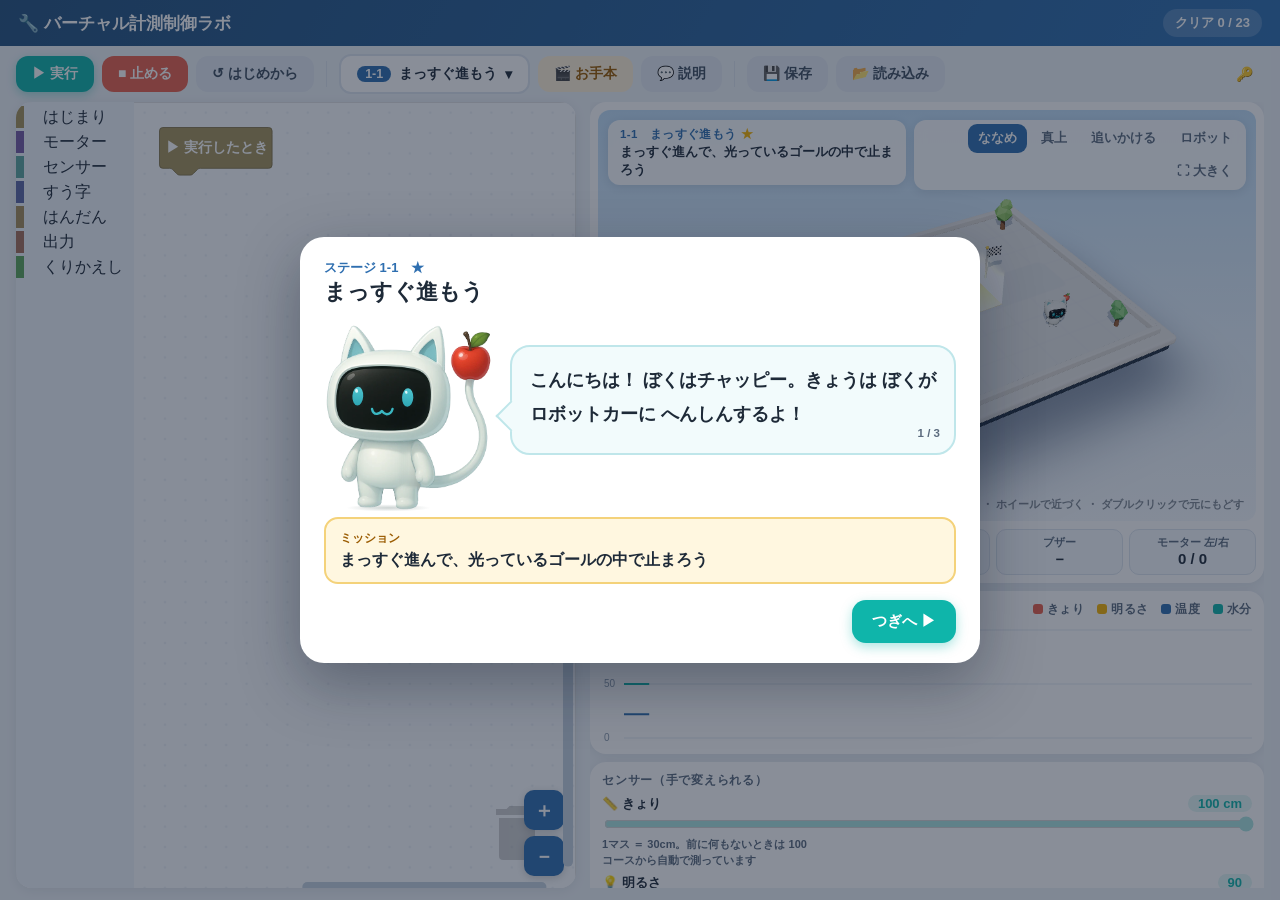
<file: app.html>
<!DOCTYPE html>
<html lang="ja">
<head>
  <!-- Google tag (gtag.js) -->
  <script async src="https://www.googletagmanager.com/gtag/js?id=G-TGT2Y7KLF3"></script>
  <script>
    window.dataLayer = window.dataLayer || [];
    function gtag(){dataLayer.push(arguments);}
    gtag('js', new Date());
    gtag('config', 'G-TGT2Y7KLF3');
  </script>
<meta charset="utf-8">
<meta name="viewport" content="width=device-width, initial-scale=1">
<title>バーチャル計測制御ラボ</title>
<meta name="description" content="ブロックでプログラムを作り、3Dの仮想空間でロボットカーやへやのセンサーを動かして、計測と制御を学べる教材です。">
<link rel="icon" href="assets/favicon.svg" type="image/svg+xml">
<link rel="stylesheet" href="css/app.css">
<script src="lib/blockly/blockly_compressed.js"></script>
<script src="lib/blockly/blocks_compressed.js"></script>
<script src="lib/blockly/javascript_compressed.js"></script>
<script src="lib/blockly/msg/ja.js"></script>
<script src="lib/three/three.min.js"></script>
<script src="js/blocks.js"></script>
<script src="js/sim.js"></script>
<script src="js/stages.js"></script>
<script src="js/view3d.js"></script>
<script src="js/chappy2d.js"></script>
<script src="js/config.js"></script>
<script src="js/secret.js"></script>
</head>
<body>
<header>
  <a class="brand" href="index.html" title="トップページへ">🔧 バーチャル計測制御ラボ</a>
  <div class="who"><span class="badge teacher" id="teacherBadge" hidden>🔓 先生モード</span><span class="badge" id="progress"></span></div>
</header>

<div class="toolbar">
  <button class="btn-run" id="runBtn">▶ 実行</button>
  <button class="btn-stop" id="stopBtn">■ 止める</button>
  <button class="btn-quiet" id="resetBtn">↺ はじめから</button>
  <span class="sep"></span>
  <button class="btn-stage" id="stageBtn"><span class="sid" id="stageId"></span><span id="stageTitle"></span> ▾</button>
  <button class="btn-demo" id="demoBtn">🎬 お手本</button>
  <button class="btn-quiet" id="talkBtn">💬 説明</button>
  <button class="btn-answer" id="answerBtn" hidden>📖 答え</button>
  <span class="sep"></span>
  <button class="btn-quiet" id="saveBtn">💾 保存</button>
  <button class="btn-quiet" id="loadBtn">📂 読み込み</button>
  <span class="status" id="status"></span>
  <button class="btn-key" id="keyBtn" title="先生用：シークレットキー（Ctrl＋Shift＋K）">🔑</button>
</div>

<div class="wrap">
  <div id="blocklyArea">
    <div id="blocklyDiv"></div>
    <div class="zoombar"><button id="zin">＋</button><button id="zout">－</button></div>
    <div class="demo-cover" id="demoCover"><div><b>🎬 お手本を再生中</b>お手本のプログラムは ないしょ！<br>右の 仮想空間で、どんな動きか よく見てね</div></div>
  </div>

  <div class="side">
    <div class="backdrop" id="backdrop"></div>
    <div class="card stagecard" id="stageCard">
      <div id="stage">
        <div class="hud-top">
          <div class="mission"><b id="missionTitle"></b><span id="mission"></span><span class="rule" id="rule"></span></div>
          <div class="views">
            <button data-view="iso" class="on">ななめ</button>
            <button data-view="top">真上</button>
            <button data-view="follow" class="carview">追いかける</button>
            <button data-view="robot" class="carview">ロボット</button>
            <button id="bigBtn" title="大きく見る">⛶ 大きく</button>
          </div>
        </div>
        <div class="chip" id="chip"></div>
        <div class="demo-label" id="demoLabel"><span class="rec"></span>お手本（ゴールまでの動き）<button id="skipBtn">スキップ ▶</button></div>
        <div class="result-bar" id="resultBar"><span class="result-text" id="resultText"></span><button id="resultMore"></button><button id="resultRetry">↺ もう一度</button><button id="resultNext" class="next" hidden>つぎへ ▶</button></div>
        <div class="hint">ドラッグで回す ・ ホイールで近づく ・ ダブルクリックで元にもどす</div>
      </div>
      <div class="outs">
        <div class="out" id="oLed">LED<span class="v">消</span></div>
        <div class="out" id="oFan">ファン<span class="v">止</span></div>
        <div class="out" id="oPump">ポンプ<span class="v">止</span></div>
        <div class="out" id="oBuz">ブザー<span class="v">－</span></div>
        <div class="out" id="oMot">モーター 左/右<span class="v">0 / 0</span></div>
      </div>
    </div>

    <div class="card">
      <h2><span>計測グラフ（30秒）</span>
        <span class="legend">
          <span><i style="background:var(--coral)"></i>きょり</span>
          <span><i style="background:var(--amber)"></i>明るさ</span>
          <span><i style="background:var(--blue)"></i>温度</span>
          <span><i style="background:var(--teal)"></i>水分</span>
        </span></h2>
      <canvas id="graph"></canvas>
    </div>

    <div class="card" id="sensorCard">
      <h2><span>センサー（手で変えられる）</span></h2>
      <p class="lock-note">🔒 テスト中は、センサーの値が じどうで かわります</p>
      <div class="sensor" id="sDist"><div class="head"><label>📏 きょり</label><span class="pill" id="vDist"></span></div>
        <input type="range" id="rDist" min="0" max="100" value="50"><div class="ticks" data-s="distance"></div><div class="mark" data-s="distance"></div><div class="note"></div></div>
      <div class="sensor" id="sLight"><div class="head"><label>💡 明るさ</label><span class="pill" id="vLight"></span></div>
        <input type="range" id="rLight" min="0" max="100" value="60"><div class="ticks" data-s="light"></div><div class="mark" data-s="light"></div><div class="note"></div></div>
      <div class="sensor"><div class="head"><label>🌡️ 温度</label><span class="pill" id="vTemp"></span></div>
        <input type="range" id="rTemp" min="0" max="40" value="22"><div class="ticks" data-s="temp"></div><div class="mark" data-s="temp"></div></div>
      <div class="sensor plant-only"><div class="head"><label>💧 土の水分</label><span class="pill" id="vMoist"></span></div>
        <input type="range" id="rMoist" min="0" max="100" value="50"><div class="ticks" data-s="moisture"></div><div class="mark" data-s="moisture"></div></div>
      <div class="sensor plant-only"><div class="head"><label>🕐 時刻</label><span class="pill" id="vHour"></span></div>
        <input type="range" id="rHour" min="0" max="23" value="12"><div class="ticks" data-s="hour"></div><div class="mark" data-s="hour"></div></div>
      <div class="btn-row">
        <button class="touch-btn" id="bPir">👤 人がいる</button>
        <button class="touch-btn" id="bRed">🔴 赤ボタン</button>
        <button class="touch-btn" id="bBlue">🔵 青ボタン</button>
      </div>
    </div>
  </div>
</div>

<script src="js/app.js"></script>
</body>
</html>
</file>
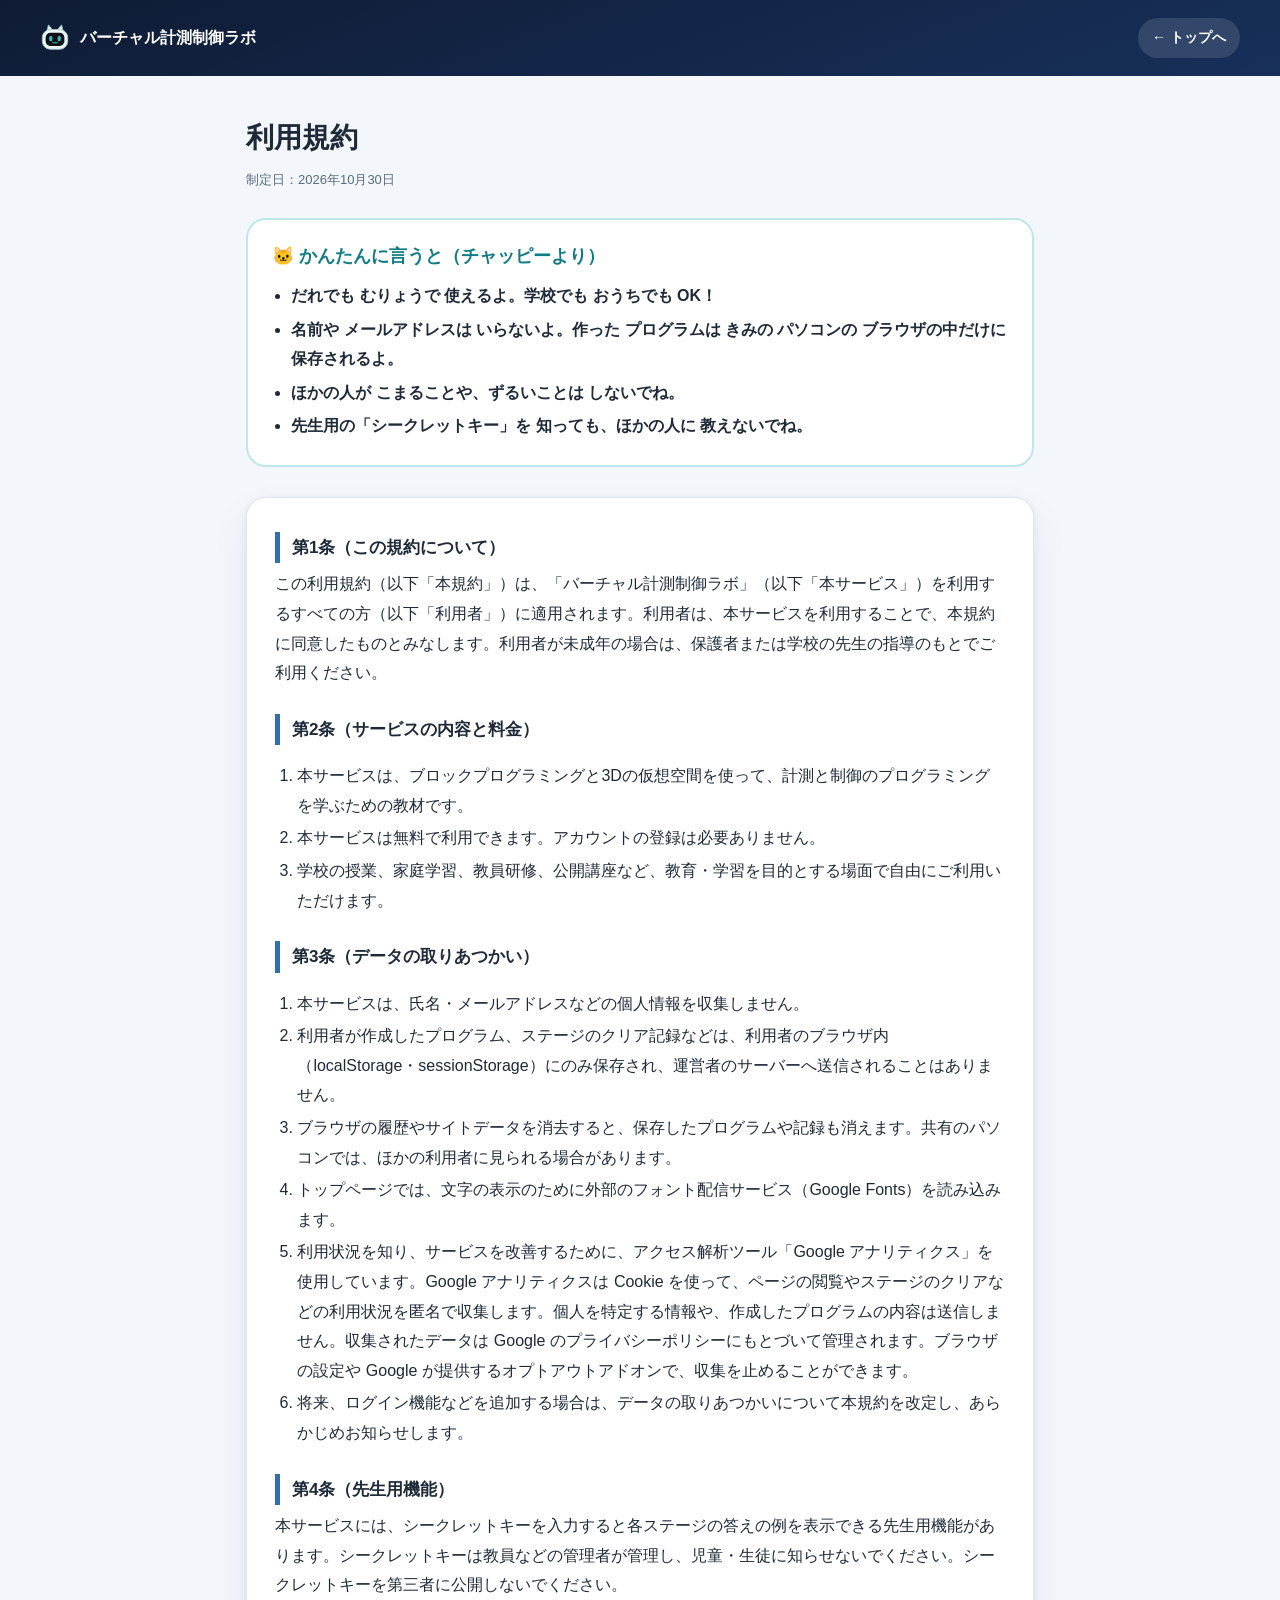
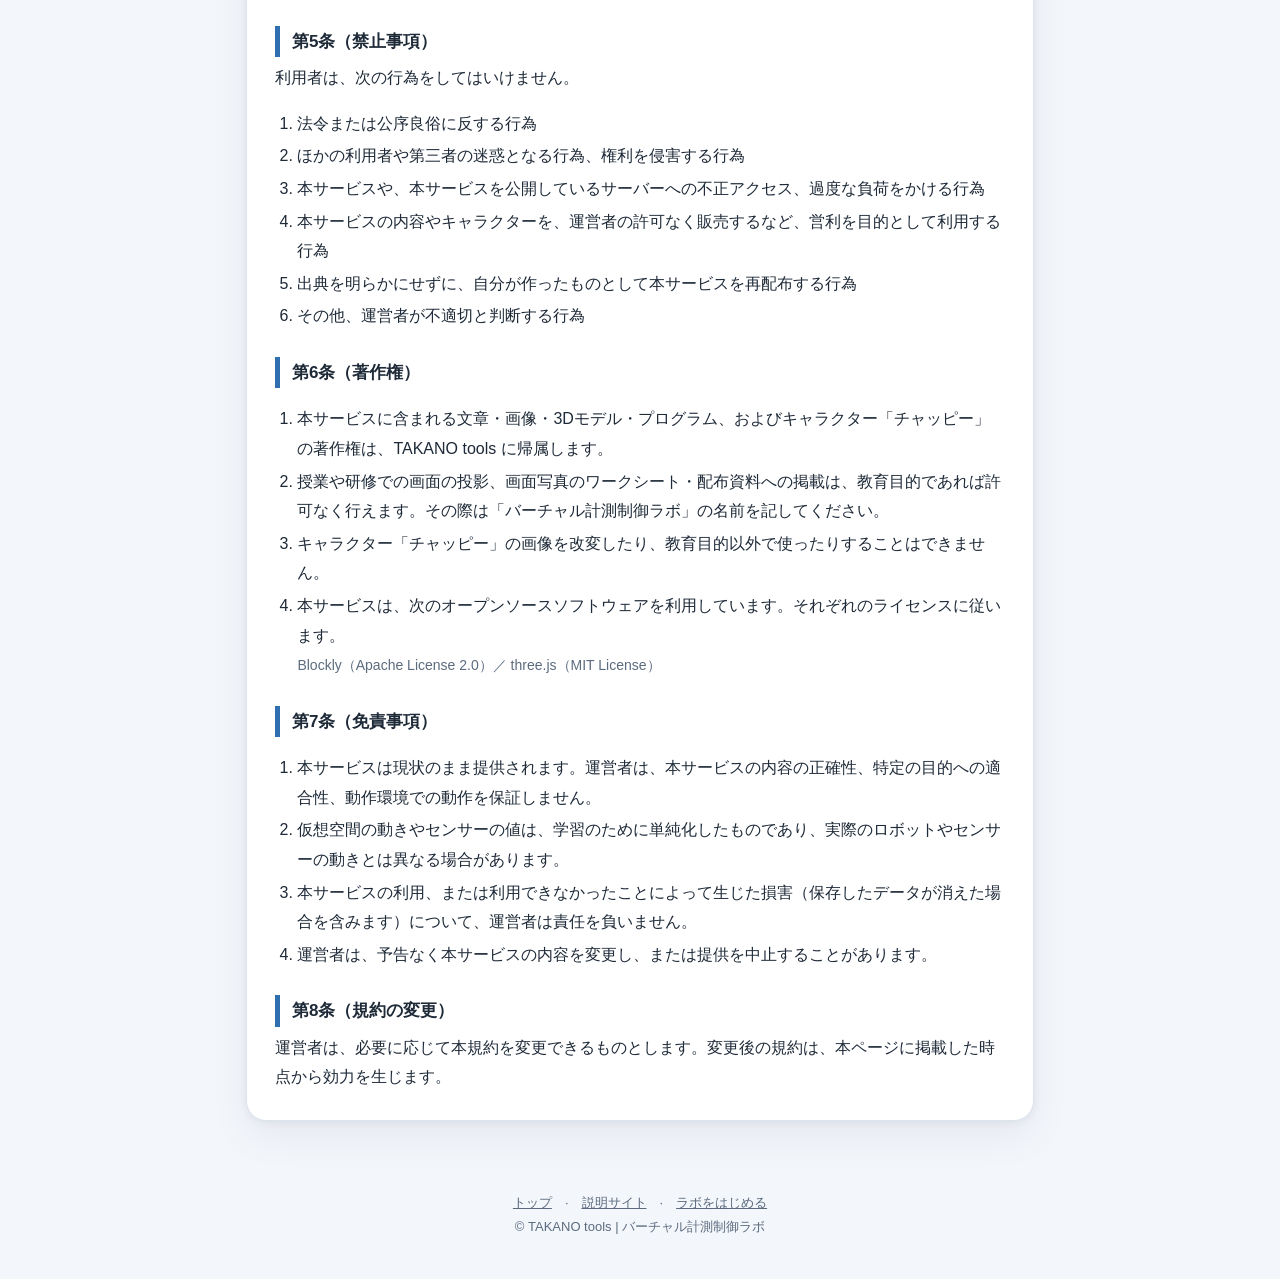
<file: terms.html>
<!DOCTYPE html>
<html lang="ja">
<head>
  <!-- Google tag (gtag.js) -->
  <script async src="https://www.googletagmanager.com/gtag/js?id=G-TGT2Y7KLF3"></script>
  <script>
    window.dataLayer = window.dataLayer || [];
    function gtag(){dataLayer.push(arguments);}
    gtag('js', new Date());
    gtag('config', 'G-TGT2Y7KLF3');
  </script>
<meta charset="utf-8">
<meta name="viewport" content="width=device-width, initial-scale=1">
<title>利用規約 | バーチャル計測制御ラボ</title>
<meta name="description" content="バーチャル計測制御ラボの利用規約とデータの取りあつかいについて。">
<link rel="icon" href="assets/favicon.svg" type="image/svg+xml">
<style>
  :root{ --ink:#1E2A38; --sub:#5B6B7E; --line:#DCE4EE; --blue:#2F6FB0; --navy:#17305A; --teal:#0FB5AA; --paper:#F3F6FB; }
  *{ box-sizing:border-box; }
  body{ margin:0; background:var(--paper); color:var(--ink); line-height:1.85;
    font-family:"Hiragino Kaku Gothic ProN","BIZ UDPGothic","Yu Gothic UI","Meiryo",sans-serif; }
  header{ background:linear-gradient(160deg,#0F1B33,#17305A); color:#fff; padding:18px clamp(16px,4vw,40px); display:flex; align-items:center; gap:12px; }
  header a{ color:#fff; text-decoration:none; font-weight:800; display:flex; align-items:center; gap:10px; }
  header img{ width:30px; height:30px; }
  header .back{ margin-left:auto; font-size:14px; background:rgba(255,255,255,.12); padding:7px 14px; border-radius:999px; }
  main{ max-width:820px; margin:0 auto; padding:36px 16px 70px; }
  h1{ font-size:28px; margin:0 0 4px; }
  .date{ color:var(--sub); font-size:13px; margin:0 0 26px; }
  .easy{ background:#fff; border:2px solid #BFE6EA; border-radius:20px; padding:20px 24px; margin-bottom:30px; }
  .easy h2{ margin:0 0 8px; font-size:18px; color:#127C86; }
  .easy ul{ margin:0; padding-left:1.2em; }
  .easy li{ margin:4px 0; font-weight:700; }
  article{ background:#fff; border-radius:20px; padding:8px 28px 22px; box-shadow:0 2px 8px rgba(22,33,61,.06), 0 16px 40px rgba(22,33,61,.06); border:1px solid var(--line); }
  h2.sec{ font-size:17px; margin:26px 0 6px; padding-left:12px; border-left:5px solid var(--blue); }
  ol, ul{ padding-left:1.4em; }
  li{ margin:3px 0; }
  p{ margin:6px 0; }
  .muted{ color:var(--sub); font-size:14px; }
  footer{ text-align:center; color:var(--sub); font-size:13px; padding:0 16px 40px; }
  footer a{ color:var(--sub); }
</style>
</head>
<body>
<header>
  <a href="index.html"><img src="assets/favicon.svg" alt="">バーチャル計測制御ラボ</a>
  <a class="back" href="index.html">← トップへ</a>
</header>
<main>
  <h1>利用規約</h1>
  <p class="date">制定日：2026年10月30日</p>

  <section class="easy">
    <h2>🐱 かんたんに言うと（チャッピーより）</h2>
    <ul>
      <li>だれでも むりょうで 使えるよ。学校でも おうちでも OK！</li>
      <li>名前や メールアドレスは いらないよ。作った プログラムは きみの パソコンの ブラウザの中だけに 保存されるよ。</li>
      <li>ほかの人が こまることや、ずるいことは しないでね。</li>
      <li>先生用の「シークレットキー」を 知っても、ほかの人に 教えないでね。</li>
    </ul>
  </section>

  <article>
    <h2 class="sec">第1条（この規約について）</h2>
    <p>この利用規約（以下「本規約」）は、「バーチャル計測制御ラボ」（以下「本サービス」）を利用するすべての方（以下「利用者」）に適用されます。利用者は、本サービスを利用することで、本規約に同意したものとみなします。利用者が未成年の場合は、保護者または学校の先生の指導のもとでご利用ください。</p>

    <h2 class="sec">第2条（サービスの内容と料金）</h2>
    <ol>
      <li>本サービスは、ブロックプログラミングと3Dの仮想空間を使って、計測と制御のプログラミングを学ぶための教材です。</li>
      <li>本サービスは無料で利用できます。アカウントの登録は必要ありません。</li>
      <li>学校の授業、家庭学習、教員研修、公開講座など、教育・学習を目的とする場面で自由にご利用いただけます。</li>
    </ol>

    <h2 class="sec">第3条（データの取りあつかい）</h2>
    <ol>
      <li>本サービスは、氏名・メールアドレスなどの個人情報を収集しません。</li>
      <li>利用者が作成したプログラム、ステージのクリア記録などは、利用者のブラウザ内（localStorage・sessionStorage）にのみ保存され、運営者のサーバーへ送信されることはありません。</li>
      <li>ブラウザの履歴やサイトデータを消去すると、保存したプログラムや記録も消えます。共有のパソコンでは、ほかの利用者に見られる場合があります。</li>
      <li>トップページでは、文字の表示のために外部のフォント配信サービス（Google Fonts）を読み込みます。</li>
      <li>利用状況を知り、サービスを改善するために、アクセス解析ツール「Google アナリティクス」を使用しています。Google アナリティクスは Cookie を使って、ページの閲覧やステージのクリアなどの利用状況を匿名で収集します。個人を特定する情報や、作成したプログラムの内容は送信しません。収集されたデータは Google のプライバシーポリシーにもとづいて管理されます。ブラウザの設定や Google が提供するオプトアウトアドオンで、収集を止めることができます。</li>
      <li>将来、ログイン機能などを追加する場合は、データの取りあつかいについて本規約を改定し、あらかじめお知らせします。</li>
    </ol>

    <h2 class="sec">第4条（先生用機能）</h2>
    <p>本サービスには、シークレットキーを入力すると各ステージの答えの例を表示できる先生用機能があります。シークレットキーは教員などの管理者が管理し、児童・生徒に知らせないでください。シークレットキーを第三者に公開しないでください。</p>

    <h2 class="sec">第5条（禁止事項）</h2>
    <p>利用者は、次の行為をしてはいけません。</p>
    <ol>
      <li>法令または公序良俗に反する行為</li>
      <li>ほかの利用者や第三者の迷惑となる行為、権利を侵害する行為</li>
      <li>本サービスや、本サービスを公開しているサーバーへの不正アクセス、過度な負荷をかける行為</li>
      <li>本サービスの内容やキャラクターを、運営者の許可なく販売するなど、営利を目的として利用する行為</li>
      <li>出典を明らかにせずに、自分が作ったものとして本サービスを再配布する行為</li>
      <li>その他、運営者が不適切と判断する行為</li>
    </ol>

    <h2 class="sec">第6条（著作権）</h2>
    <ol>
      <li>本サービスに含まれる文章・画像・3Dモデル・プログラム、およびキャラクター「チャッピー」の著作権は、TAKANO tools に帰属します。</li>
      <li>授業や研修での画面の投影、画面写真のワークシート・配布資料への掲載は、教育目的であれば許可なく行えます。その際は「バーチャル計測制御ラボ」の名前を記してください。</li>
      <li>キャラクター「チャッピー」の画像を改変したり、教育目的以外で使ったりすることはできません。</li>
      <li>本サービスは、次のオープンソースソフトウェアを利用しています。それぞれのライセンスに従います。<br>
        <span class="muted">Blockly（Apache License 2.0）／ three.js（MIT License）</span></li>
    </ol>

    <h2 class="sec">第7条（免責事項）</h2>
    <ol>
      <li>本サービスは現状のまま提供されます。運営者は、本サービスの内容の正確性、特定の目的への適合性、動作環境での動作を保証しません。</li>
      <li>仮想空間の動きやセンサーの値は、学習のために単純化したものであり、実際のロボットやセンサーの動きとは異なる場合があります。</li>
      <li>本サービスの利用、または利用できなかったことによって生じた損害（保存したデータが消えた場合を含みます）について、運営者は責任を負いません。</li>
      <li>運営者は、予告なく本サービスの内容を変更し、または提供を中止することがあります。</li>
    </ol>

    <h2 class="sec">第8条（規約の変更）</h2>
    <p>運営者は、必要に応じて本規約を変更できるものとします。変更後の規約は、本ページに掲載した時点から効力を生じます。</p>
  </article>
</main>
<footer><a href="index.html">トップ</a>　·　<a href="guide/index.html">説明サイト</a>　·　<a href="app.html">ラボをはじめる</a><br>&copy; TAKANO tools | バーチャル計測制御ラボ</footer>
</body>
</html>
</file>
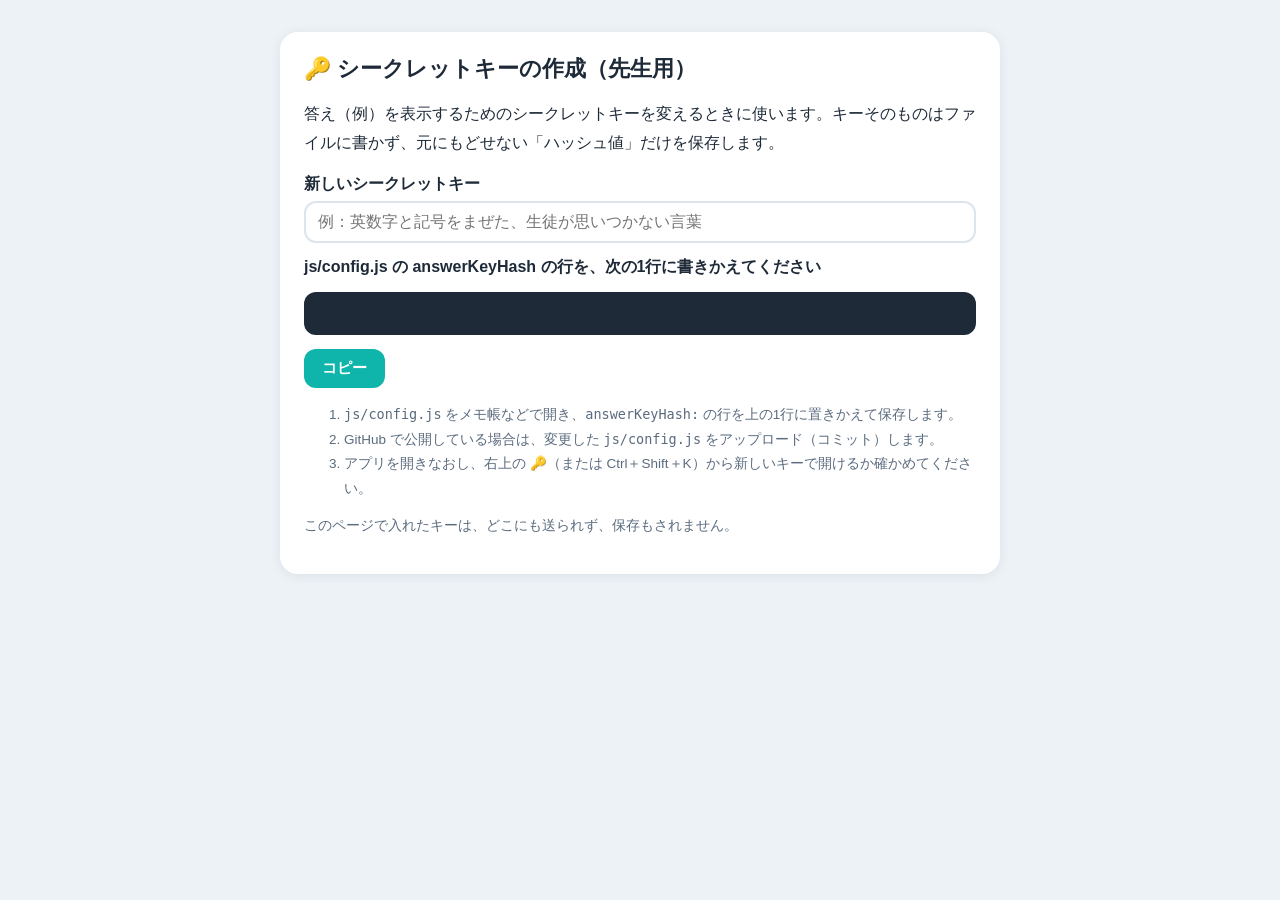
<file: tools/make-key.html>
<!DOCTYPE html>
<html lang="ja">
<head>
<meta charset="utf-8">
<meta name="viewport" content="width=device-width, initial-scale=1">
<title>シークレットキーの作成（先生用）</title>
<script src="../js/secret.js"></script>
<style>
  :root{ --ink:#1E2A38; --sub:#5B6B7E; --line:#DCE4EE; --teal:#0FB5AA; --blue:#2F6FB0; }
  body{ margin:0; background:#EDF2F7; color:var(--ink); font-family:"Hiragino Maru Gothic ProN","BIZ UDPGothic","Yu Gothic UI","Meiryo",sans-serif; }
  main{ max-width:720px; margin:32px auto; padding:0 16px; }
  .card{ background:#fff; border-radius:18px; padding:22px 24px; box-shadow:0 2px 12px rgba(30,42,56,.08); }
  h1{ font-size:22px; margin:0 0 6px; }
  p, li{ line-height:1.8; }
  label{ display:block; font-weight:800; margin-top:14px; }
  input{ width:100%; box-sizing:border-box; margin-top:6px; padding:10px 12px; font-size:16px; border:2px solid var(--line); border-radius:12px; font-family:inherit; }
  pre{ background:#1E2A38; color:#E7F6FF; border-radius:12px; padding:12px 14px; white-space:pre-wrap; word-break:break-all; font-size:14px; min-height:1.4em; }
  button{ border:none; border-radius:12px; padding:10px 18px; font-size:15px; font-weight:800; background:var(--teal); color:#fff; cursor:pointer; font-family:inherit; }
  .note{ color:var(--sub); font-size:13.5px; }
  .ok{ color:var(--teal); font-weight:800; margin-left:8px; }
</style>
</head>
<body>
<main>
  <div class="card">
    <h1>🔑 シークレットキーの作成（先生用）</h1>
    <p>答え（例）を表示するためのシークレットキーを変えるときに使います。キーそのものはファイルに書かず、元にもどせない「ハッシュ値」だけを保存します。</p>
    <label for="key">新しいシークレットキー</label>
    <input id="key" type="text" autocomplete="off" placeholder="例：英数字と記号をまぜた、生徒が思いつかない言葉">
    <label>js/config.js の answerKeyHash の行を、次の1行に書きかえてください</label>
    <pre id="out"></pre>
    <button id="copy">コピー</button><span class="ok" id="copied"></span>
    <ol class="note">
      <li><code>js/config.js</code> をメモ帳などで開き、<code>answerKeyHash:</code> の行を上の1行に置きかえて保存します。</li>
      <li>GitHub で公開している場合は、変更した <code>js/config.js</code> をアップロード（コミット）します。</li>
      <li>アプリを開きなおし、右上の 🔑（または Ctrl＋Shift＋K）から新しいキーで開けるか確かめてください。</li>
    </ol>
    <p class="note">このページで入れたキーは、どこにも送られず、保存もされません。</p>
  </div>
</main>
<script>
  const key = document.getElementById('key'), out = document.getElementById('out');
  const show = () => { out.textContent = key.value.trim() ? `  answerKeyHash: '${VPSecret.hashKey(key.value)}',` : ''; document.getElementById('copied').textContent = ''; };
  key.addEventListener('input', show);
  document.getElementById('copy').onclick = () => {
    if(!out.textContent) return;
    const done = () => { document.getElementById('copied').textContent = 'コピーしました'; };
    if(navigator.clipboard && window.isSecureContext) navigator.clipboard.writeText(out.textContent.trim()).then(done, () => {});
    else { const r = document.createRange(); r.selectNodeContents(out); const s = getSelection(); s.removeAllRanges(); s.addRange(r); document.execCommand('copy'); done(); }
  };
  show();
</script>
</body>
</html>
</file>
<file: css/app.css>
:root{
  --bg:#EDF2F7; --surface:#FFFFFF; --ink:#1E2A38; --sub:#5B6B7E;
  --line:#DCE4EE; --teal:#0FB5AA; --teal-soft:#E2F6F4;
  --blue:#2F6FB0; --blue-deep:#24527F; --amber:#F5B301;
  --coral:#E8604C; --purple:#7B5CC4; --cp:#3AB7C2;
  --radius:16px; --shadow:0 2px 12px rgba(30,42,56,.08);
}
*{ box-sizing:border-box; }
html,body{ height:100%; }
body{
  margin:0; background:var(--bg); color:var(--ink);
  display:flex; flex-direction:column; height:100vh; overflow:hidden;
  font-family:"Hiragino Maru Gothic ProN","BIZ UDPGothic","Yu Gothic UI","Meiryo",sans-serif;
}
button{ font-family:inherit; }

/* ---------- ヘッダー ---------- */
header{
  background:linear-gradient(120deg,var(--blue-deep),var(--blue));
  color:#fff; padding:9px 18px; display:flex; align-items:center; gap:16px; flex-wrap:wrap;
}
.brand{ font-weight:800; font-size:17px; color:#fff; text-decoration:none; }
/* 結果バー：失敗しても仮想空間を見ながらふりかえれるよう、モーダルではなく下に出す */
.result-bar{ position:absolute; left:50%; bottom:50px; transform:translate(-50%, 20px); z-index:4; display:flex; align-items:center; gap:8px;
  max-width:calc(100% - 24px); padding:7px 8px 7px 16px; border-radius:999px; background:rgba(30,42,56,.92); color:#fff;
  font-size:13.5px; font-weight:800; box-shadow:0 6px 20px rgba(20,30,50,.3); opacity:0; pointer-events:none; transition:all .25s; }
.result-bar.on{ opacity:1; transform:translate(-50%, 0); pointer-events:auto; }
.result-bar.ng{ background:rgba(178,58,38,.94); }
.result-bar.ok{ background:rgba(15,140,130,.94); }
.result-text{ overflow:hidden; text-overflow:ellipsis; white-space:nowrap; min-width:0; }
.result-bar button{ flex:none; border:none; border-radius:999px; background:#fff; color:var(--ink); font-weight:800; font-size:12.5px; padding:6px 12px; cursor:pointer; }
.result-bar button.next{ background:var(--amber); }
.who{ margin-left:auto; font-size:13px; font-weight:700; display:flex; align-items:center; gap:10px; }
.who .badge{ background:rgba(255,255,255,.18); border-radius:999px; padding:5px 12px; }

/* ---------- ツールバー ---------- */
.toolbar{ display:flex; gap:8px; padding:8px 16px; flex-wrap:wrap; align-items:center; }
.toolbar button{
  padding:9px 16px; border:none; border-radius:12px; font-size:14px; font-weight:800; cursor:pointer;
}
.toolbar button:disabled{ opacity:.45; cursor:default; }
.btn-run{ background:var(--teal); color:#fff; box-shadow:0 3px 10px rgba(15,181,170,.35); }
.btn-stop{ background:var(--coral); color:#fff; }
.btn-quiet{ background:#E2E9F2; color:#3D4C5E; }
.btn-stage{ background:#fff; color:var(--ink); border:2px solid var(--line) !important; display:flex; align-items:center; gap:8px; }
.btn-stage .sid{ background:var(--blue); color:#fff; border-radius:8px; padding:1px 8px; font-size:12.5px; }
.btn-demo{ background:#FFF1D6; color:#9A5B00; }
.btn-answer{ background:#FFE9A8; color:#5A3D00; }
.toolbar .btn-key{ background:transparent; color:#8A99AB; padding:9px 11px; }
.toolbar .btn-key:hover{ background:#E2E9F2; }
.who .badge.teacher{ background:#FFD23F; color:#3A2A00; }
.toolbar .sep{ width:1px; height:26px; background:var(--line); margin:0 4px; }
.status{ font-size:13px; font-weight:800; color:var(--sub); margin-left:4px;
  flex:1 1 120px; min-width:0; white-space:nowrap; overflow:hidden; text-overflow:ellipsis; }   /* 長いおしらせは「…」にして、ツールバーを1行に保つ */
.status.ok{ color:var(--teal); } .status.err{ color:var(--coral); }

/* ---------- レイアウト ---------- */
.wrap{ display:flex; gap:14px; padding:0 16px 12px; flex:1 1 auto; min-height:0; }
#blocklyArea{
  flex:1 1 400px; min-width:320px; position:relative;
  background:var(--surface); border-radius:var(--radius); overflow:hidden; box-shadow:var(--shadow);
}
#blocklyDiv{ position:absolute; inset:0; }
.zoombar{ position:absolute; right:12px; bottom:12px; z-index:5; display:flex; flex-direction:column; gap:6px; }
.zoombar button{ width:40px; height:40px; border:none; border-radius:10px; background:var(--blue);
  color:#fff; font-size:20px; font-weight:800; cursor:pointer; box-shadow:0 2px 8px rgba(0,0,0,.18); }
/* お手本の再生中は、プログラムの画面に「ないしょ」のふたをする */
.demo-cover{ position:absolute; inset:0; z-index:80; display:none; place-items:center; text-align:center;
  background:rgba(237,242,247,.86); backdrop-filter:blur(3px); font-weight:800; color:var(--sub); font-size:15px; line-height:1.8; }
.demo-cover.on{ display:grid; }
.demo-cover b{ display:block; font-size:22px; color:var(--ink); }

.side{ flex:0 1 54%; min-width:400px; max-width:900px; display:flex; flex-direction:column; gap:8px; min-height:0; overflow-y:auto; }
@media (max-width:900px){
  body{ height:auto; overflow:auto; }
  .wrap{ flex-direction:column; }
  #blocklyArea{ flex:none; height:70vh; }
  .side{ flex:none; min-width:0; max-width:none; overflow:visible; }
}
.card{ background:var(--surface); border-radius:var(--radius); padding:10px 12px; box-shadow:var(--shadow); }
.card h2{ margin:0 0 6px; font-size:12px; letter-spacing:.06em; color:var(--sub); font-weight:800;
  display:flex; justify-content:space-between; align-items:center; }

/* ---------- 仮想空間 ---------- */
.stagecard{ padding:8px; }
#stage{ position:relative; width:100%; aspect-ratio:16/10; border-radius:12px; overflow:hidden; user-select:none; }
#stage canvas{ position:absolute; inset:0; width:100%; height:100%; display:block; cursor:grab; }
#stage canvas:active{ cursor:grabbing; }
.hud-top{ position:absolute; left:10px; right:10px; top:10px; display:flex; gap:8px; align-items:flex-start; pointer-events:none; z-index:3; }
.mission{ background:rgba(255,255,255,.9); backdrop-filter:blur(6px); border-radius:12px; padding:6px 12px;
  font-size:12.5px; font-weight:700; color:var(--ink); box-shadow:0 2px 10px rgba(30,42,56,.12); max-width:62%; line-height:1.45; }
.mission b{ display:block; font-size:11.5px; color:var(--blue); letter-spacing:.03em; }
.mission .stars{ color:var(--amber); margin-left:4px; }
.mission .rule{ display:block; margin-top:3px; font-size:11.5px; color:#9A5B00; }
.mission .rule:empty{ display:none; }
.mission .rule span{ display:inline-block; background:#FFF4D6; border-radius:6px; padding:0 6px; margin:2px 4px 0 0; }
.views{ margin-left:auto; display:flex; gap:4px; background:rgba(255,255,255,.88); backdrop-filter:blur(6px);
  border-radius:12px; padding:4px; pointer-events:auto; box-shadow:0 2px 10px rgba(30,42,56,.12); flex-wrap:wrap; justify-content:flex-end; }
.views button{ border:none; background:transparent; border-radius:9px; padding:6px 10px; font-size:12.5px; font-weight:800;
  color:var(--sub); cursor:pointer; white-space:nowrap; }
.views button.on{ background:var(--blue); color:#fff; }
.views button:disabled{ opacity:.35; cursor:default; }
.chip{ position:absolute; left:10px; bottom:10px; z-index:3; background:var(--ink); color:#fff; border-radius:999px;
  padding:5px 14px; font-size:13.5px; font-weight:800; font-variant-numeric:tabular-nums; }
.chip:empty{ display:none; }
.hint{ position:absolute; right:12px; bottom:9px; z-index:3; font-size:11px; font-weight:700; color:rgba(30,42,56,.55); pointer-events:none; }
/* お手本の再生中ラベル */
.demo-label{ position:absolute; left:50%; bottom:14px; transform:translateX(-50%); z-index:4; display:none; align-items:center; gap:10px;
  background:rgba(30,42,56,.88); color:#fff; border-radius:999px; padding:7px 8px 7px 18px; font-size:14px; font-weight:800;
  box-shadow:0 6px 20px rgba(20,30,50,.3); white-space:nowrap; }
.demo-label.on{ display:flex; }
.demo-label .rec{ width:10px; height:10px; border-radius:50%; background:#FF5A4A; animation:rec 1s infinite; }
.demo-label button{ border:none; border-radius:999px; background:#fff; color:var(--ink); font-weight:800; font-size:12.5px; padding:6px 12px; cursor:pointer; }
@keyframes rec{ 50%{ opacity:.25; } }
.bubble3d{ position:absolute; z-index:2; transform:translate(-50%,-100%); pointer-events:none; white-space:nowrap;
  background:#fff; border:2px solid var(--line); border-radius:12px; padding:3px 11px; font-size:14px; font-weight:800;
  box-shadow:0 3px 10px rgba(30,42,56,.15); font-variant-numeric:tabular-nums; }
.bubble3d::after{ content:""; position:absolute; left:50%; bottom:-11px; margin-left:-6px; border:6px solid transparent; border-top-color:#fff; }
.bubble3d.ouch{ background:var(--coral); border-color:var(--coral); color:#fff; }
.bubble3d.ouch::after{ border-top-color:var(--coral); }
.tag3d{ position:absolute; z-index:2; transform:translate(-50%,-120%); pointer-events:none; white-space:nowrap;
  background:rgba(232,96,76,.92); color:#fff; border-radius:999px; padding:1px 8px; font-size:11px; font-weight:800; font-variant-numeric:tabular-nums; }
.tag3d.light{ background:rgba(30,42,56,.78); transform:translate(-50%,45%); }
.nogl{ position:absolute; inset:0; display:grid; place-items:center; font-weight:800; color:var(--sub); }
/* 大きく見る（Blockly のツールボックス z-index:70 より上に出す） */
.stagecard.big{ position:fixed; inset:12px; z-index:1000; display:flex; flex-direction:column; box-shadow:0 10px 60px rgba(20,30,50,.45); }
.stagecard.big #stage{ aspect-ratio:auto; flex:1 1 auto; }
.backdrop{ display:none; position:fixed; inset:0; z-index:999; background:rgba(20,30,50,.35); }
.backdrop.on{ display:block; }

.outs{ display:flex; gap:6px; margin-top:8px; }
.out{ flex:1; background:#F4F8FC; border:1px solid var(--line); border-radius:10px; padding:5px 4px;
  text-align:center; font-size:11px; font-weight:700; color:var(--sub); }
.out .v{ display:block; font-size:15px; font-weight:800; color:var(--ink); font-variant-numeric:tabular-nums; }
.out.on{ background:#FFF6D6; border-color:#F0D27A; }

/* ---------- センサーパネル ---------- */
.sensor{ margin-bottom:6px; }
.sensor .head{ display:flex; justify-content:space-between; align-items:baseline; }
.sensor label{ font-size:13px; font-weight:800; }
.pill{ font-size:13px; font-weight:800; color:var(--teal); background:var(--teal-soft);
  border-radius:999px; padding:1px 10px; font-variant-numeric:tabular-nums; }
.sensor.auto input{ opacity:.35; pointer-events:none; }
.sensor .note{ font-size:11px; color:var(--sub); font-weight:700; }
.sensor .ticks{ position:relative; height:0; margin:0 8px; }
.sensor .ticks:not(:empty){ height:18px; margin-top:-3px; }
.sensor .ticks i{ font-style:normal; position:absolute; top:0; width:2px; height:6px; margin-left:-1px; background:var(--coral); border-radius:1px; }
.sensor .ticks b{ position:absolute; top:7px; line-height:1; left:1px; transform:translateX(-50%); font-size:10.5px; font-weight:800; color:var(--coral); white-space:nowrap; }
.sensor .mark{ font-size:11px; color:var(--sub); font-weight:700; line-height:1.45; }
.sensor .mark:empty{ display:none; }
input[type=range]{ width:100%; height:18px; accent-color:var(--teal); cursor:pointer; }
.btn-row{ display:flex; gap:6px; }
.touch-btn{ flex:1; padding:8px 4px; border:2px solid var(--teal); background:#fff; color:var(--teal);
  border-radius:12px; font-size:13px; font-weight:800; cursor:pointer; user-select:none; touch-action:none; }
.touch-btn.on{ background:var(--teal); color:#fff; }
.panel-locked input, .panel-locked .touch-btn{ pointer-events:none; opacity:.55; }
.lock-note{ font-size:11.5px; font-weight:800; color:var(--blue); margin:0 0 6px; display:none; }
.panel-locked .lock-note{ display:block; }

/* ---------- グラフ ---------- */
#graph{ width:100%; height:120px; display:block; }
.legend{ display:flex; gap:12px; font-size:12px; font-weight:800; }
.legend i{ display:inline-block; width:10px; height:10px; border-radius:3px; margin-right:4px; vertical-align:-1px; }

/* ---------- モーダルウィンドウ（説明・お手本・クリア・失敗・ステージ一覧） ---------- */
.modal-back{ position:fixed; inset:0; z-index:3000; background:rgba(20,30,50,.5); display:grid; place-items:center; padding:16px;
  animation:fadeIn .18s ease-out; }
.modal{ background:#fff; border-radius:24px; width:min(680px,100%); max-height:calc(100vh - 32px); overflow:auto;
  box-shadow:0 20px 60px rgba(10,20,40,.35); padding:22px 24px 20px; animation:popIn .32s cubic-bezier(.34,1.56,.64,1); }
.modal.wide{ width:min(980px,100%); }
.modal h3{ margin:0 0 4px; font-size:22px; }
.modal .sub{ font-size:13px; font-weight:800; color:var(--blue); }
.modal p{ line-height:1.8; }
.talk{ display:flex; gap:16px; align-items:flex-end; min-height:200px; }
.talk .avatar{ width:170px; flex:none; }
.talk .avatar .cp{ display:block; width:100%; height:auto; overflow:visible; }
.say{ position:relative; flex:1; background:#F2FBFC; border:2px solid #BFE6EA; border-radius:20px; padding:16px 18px;
  font-size:18px; font-weight:700; line-height:1.9; color:var(--ink); margin-bottom:56px; min-height:110px; }
.say::after{ content:""; position:absolute; left:-12px; bottom:26px; width:20px; height:20px; background:#F2FBFC;
  border-left:2px solid #BFE6EA; border-bottom:2px solid #BFE6EA; transform:rotate(45deg); }
.say .pager{ position:absolute; right:14px; bottom:8px; font-size:11.5px; color:var(--sub); font-weight:800; }
.say.pop{ animation:sayPop .3s cubic-bezier(.34,1.56,.64,1); }
.mission-box{ background:#FFF7E0; border:2px solid #F4D27A; border-radius:14px; padding:10px 14px; font-weight:800; margin:6px 0 0; line-height:1.6; }
.mission-box small{ display:block; font-size:11.5px; color:#9A5B00; }
.rule-box{ background:#FFFBEF; border:2px solid #F4D27A; border-top:none; border-radius:0 0 14px 14px; padding:6px 14px 8px; margin:-8px 0 0; font-weight:700; font-size:13.5px; line-height:1.7; }
.rule-box small{ display:block; font-size:11.5px; color:#9A5B00; font-weight:800; }
.mission-box + .rule-box{ border-top:1px dashed #F4D27A; }
.hint-box{ background:#EEF5FF; border:2px dashed #A9C6EA; border-radius:14px; padding:10px 14px; font-weight:700; margin:10px 0 0; line-height:1.7; display:none; }
.hint-box.on{ display:block; }
.actions{ display:flex; gap:10px; justify-content:flex-end; margin-top:16px; flex-wrap:wrap; }
.dlg-input{ width:100%; margin-top:10px; padding:10px 12px; border:2px solid var(--line); border-radius:12px; font-size:16px; font-family:inherit; }
.key-msg{ color:var(--coral); font-weight:800; min-height:1.6em; margin-top:6px; }
.modal.shake{ animation:shake .4s; }
@keyframes shake{ 20%{ transform:translateX(-10px); } 40%{ transform:translateX(9px); } 60%{ transform:translateX(-6px); } 80%{ transform:translateX(4px); } }
/* 先生用：答え（例）を読むだけのブロック画面 */
.answer-ws{ position:relative; height:min(56vh,520px); min-height:280px; margin-top:10px; border:2px solid var(--line); border-radius:14px; overflow:hidden; background:#FBFDFF; }
.answer-note{ font-size:13px; color:var(--sub); font-weight:700; margin:8px 0 0; }
.btn{ border:none; border-radius:14px; padding:12px 20px; font-size:15px; font-weight:800; cursor:pointer; background:#E2E9F2; color:#3D4C5E; }
.btn.primary{ background:var(--teal); color:#fff; box-shadow:0 4px 12px rgba(15,181,170,.35); }
.btn.warm{ background:var(--amber); color:#3A2A00; box-shadow:0 4px 12px rgba(245,179,1,.35); }
.btn:hover{ filter:brightness(1.05); }
.result{ text-align:center; }
.result .avatar{ width:180px; margin:0 auto; }
.result h3{ font-size:30px; margin-top:4px; }
.result .big-stars{ font-size:30px; color:var(--amber); letter-spacing:4px; }
.result.fail h3{ color:var(--coral); }
.reason{ display:inline-block; background:#FFF0EC; color:#B23A26; border-radius:12px; padding:8px 14px; font-weight:800; margin-top:6px; line-height:1.6; }
@keyframes fadeIn{ from{ opacity:0; } }
@keyframes popIn{ from{ transform:scale(.88); opacity:0; } }
@keyframes sayPop{ from{ transform:scale(.96); opacity:.4; } }

/* ステージ一覧 */
.chapters{ display:flex; flex-direction:column; gap:14px; margin-top:12px; }
.chapter h4{ margin:0 0 8px; font-size:15px; display:flex; align-items:baseline; gap:8px; }
.chapter h4 small{ font-size:12px; color:var(--sub); font-weight:800; }
.stage-grid{ display:grid; grid-template-columns:repeat(auto-fill,minmax(200px,1fr)); gap:8px; }
.stage-card{ text-align:left; border:2px solid var(--line); background:#fff; border-radius:14px; padding:10px 12px; cursor:pointer; position:relative; }
.stage-card:hover{ border-color:var(--blue); }
.stage-card.cur{ border-color:var(--teal); background:var(--teal-soft); }
.stage-card .sid{ font-size:12px; font-weight:800; color:var(--blue); }
.stage-card .ttl{ display:block; font-size:14.5px; font-weight:800; margin:2px 0; color:var(--ink); }
.stage-card .stars{ color:var(--amber); font-size:13px; }
.stage-card .done{ position:absolute; right:10px; top:8px; background:var(--teal); color:#fff; border-radius:999px; font-size:11px; font-weight:800; padding:2px 8px; }

/* ---------- 2D のチャッピー（compass の chappy.css と同じ動き） ---------- */
.cp{ display:block; width:100%; height:auto; overflow:visible; }
.cp .cp-all{ transform-origin:448px 966px; animation:cpBreath 3.6s ease-in-out infinite; }
.cp .cp-shadow{ transform-origin:448px 966px; animation:cpShadow 3.6s ease-in-out infinite; }
.cp .cp-tail{ transform-origin:600px 860px; animation:cpTail 3.4s ease-in-out infinite; }
.cp .cp-apple{ transform-origin:856px 330px; animation:cpApple 3.4s ease-in-out -.5s infinite; }
.cp .cp-head{ transform-origin:450px 632px; animation:cpTilt 7s ease-in-out infinite; }
.cp .cp-earL{ transform-origin:295px 215px; animation:cpEarL 6.4s ease-in-out infinite; }
.cp .cp-earR{ transform-origin:645px 210px; animation:cpEarR 6.4s ease-in-out 2.2s infinite; }
.cp .cp-eyes{ transform-origin:420px 413px; animation:cpBlink 4.8s infinite; }
.cp .cp-armR{ transform-origin:600px 652px; }
.cp .cp-patch{ opacity:0; }
.cp-happy .cp-eyes, .cp-sleep .cp-eyes, .cp-ouch .cp-eyes{ animation:none; }
.cp.wave .cp-armR{ animation:cpWave 1.6s ease-in-out infinite; }
.cp.wave .cp-patch{ opacity:1; }
.cp.jump .cp-all{ animation:cpJump .85s cubic-bezier(.3,.7,.3,1) infinite; }
.cp-ouch .cp-head{ animation:cpShake .5s ease-in-out infinite; }
@keyframes cpBreath{ 0%,100%{ transform:translateY(0); } 50%{ transform:translateY(-12px); } }
@keyframes cpShadow{ 0%,100%{ transform:scaleX(1); opacity:1; } 50%{ transform:scaleX(.88); opacity:.75; } }
@keyframes cpTail{ 0%,100%{ transform:rotate(-2.5deg); } 50%{ transform:rotate(3.5deg); } }
@keyframes cpApple{ 0%,100%{ transform:rotate(5deg); } 50%{ transform:rotate(-6deg); } }
@keyframes cpTilt{ 0%,100%{ transform:rotate(-1.3deg); } 50%{ transform:rotate(1.4deg); } }
@keyframes cpEarL{ 0%,85%,100%{ transform:rotate(0) scaleY(1); } 88%{ transform:rotate(-5deg) scaleY(.92); } 91%{ transform:rotate(2deg) scaleY(1.02); } 94%{ transform:rotate(0) scaleY(1); } }
@keyframes cpEarR{ 0%,85%,100%{ transform:rotate(0) scaleY(1); } 88%{ transform:rotate(5deg) scaleY(.92); } 91%{ transform:rotate(-2deg) scaleY(1.02); } 94%{ transform:rotate(0) scaleY(1); } }
@keyframes cpBlink{ 0%,93%,100%{ transform:scaleY(1); } 95%{ transform:scaleY(.06); } 97%{ transform:scaleY(1); } }
@keyframes cpWave{ 0%,100%{ transform:rotate(0); } 18%{ transform:rotate(-116deg); } 34%{ transform:rotate(-98deg); } 50%{ transform:rotate(-120deg); } 66%{ transform:rotate(-100deg); } 82%{ transform:rotate(-112deg); } }
@keyframes cpJump{ 0%{ transform:translateY(0); } 16%{ transform:translateY(8px) scale(1.05,.94); } 48%{ transform:translateY(-90px) scale(.96,1.05); } 76%{ transform:translateY(6px) scale(1.05,.95); } 100%{ transform:translateY(0); } }
@keyframes cpShake{ 0%,100%{ transform:rotate(0); } 25%{ transform:rotate(-5deg); } 75%{ transform:rotate(5deg); } }
@media (prefers-reduced-motion: reduce){ .cp *{ animation:none !important; } }
</file>
